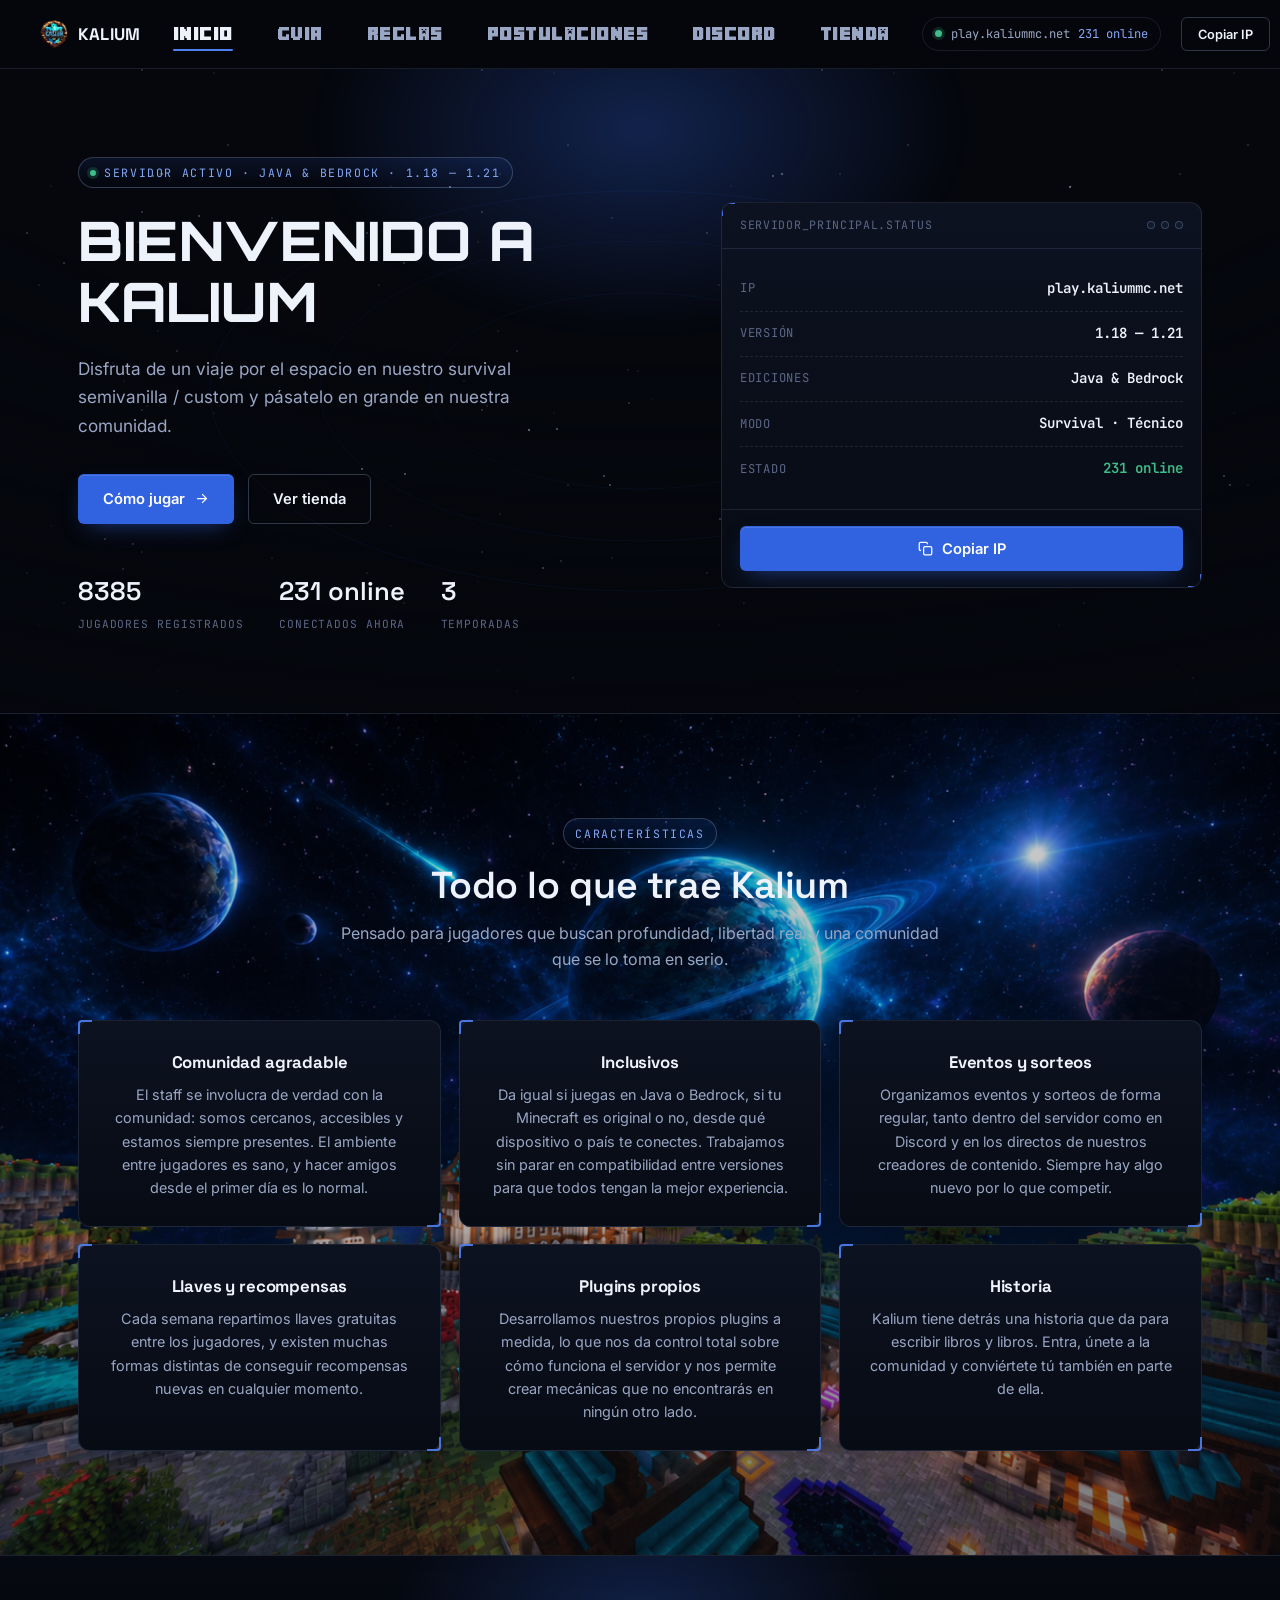
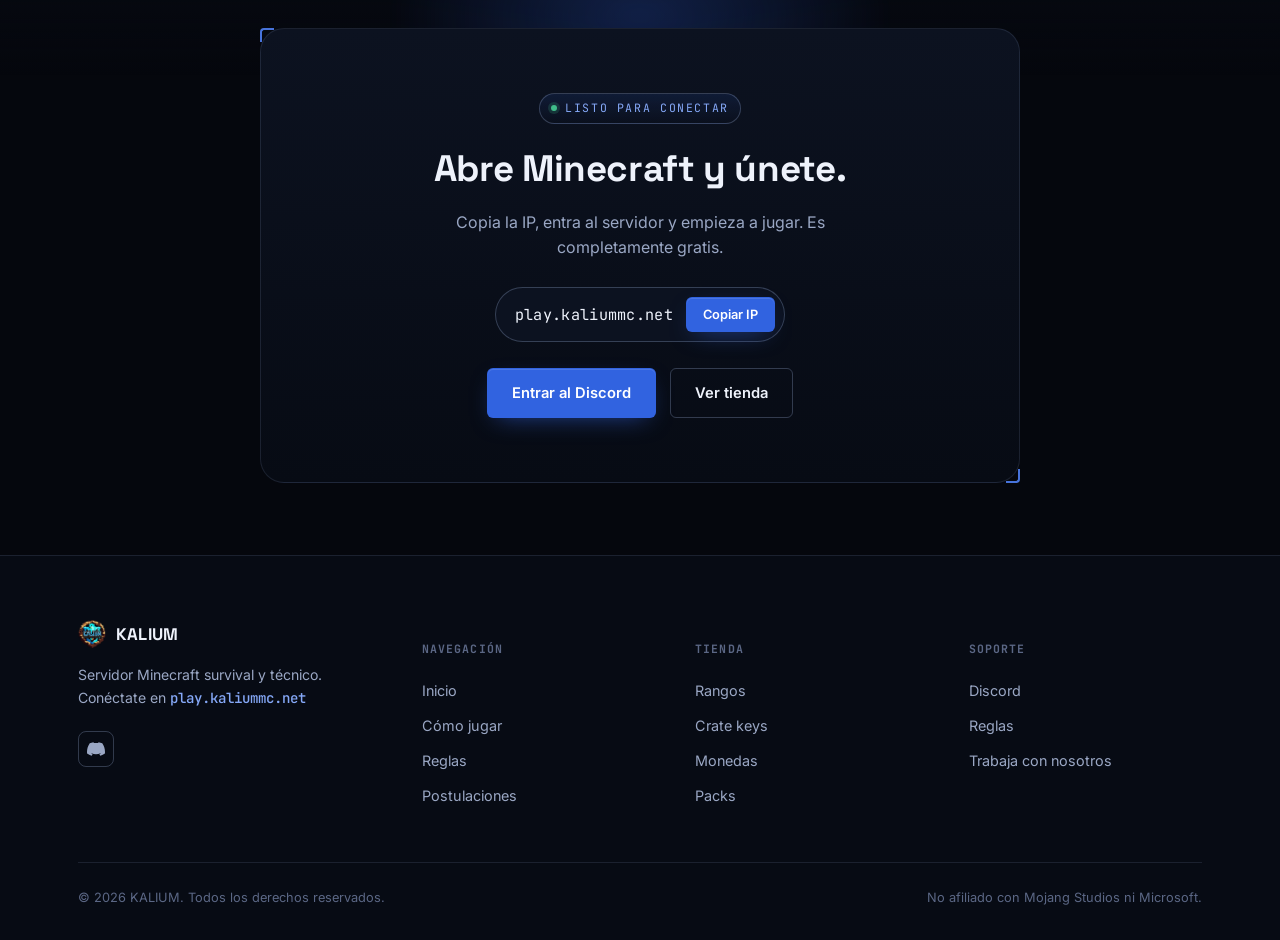
<file: index.html>
<!DOCTYPE html>
<html lang="es">
<head>
<meta charset="UTF-8" />
<meta name="viewport" content="width=device-width, initial-scale=1.0" />
<title>KALIUM — Servidor Minecraft Survival · Técnico</title>
<meta name="description" content="Kalium es un servidor Minecraft survival y técnico. Sin restricciones absurdas. Conéctate en play.kaliummc.net" />
<link rel="preconnect" href="https://fonts.googleapis.com" />
<link rel="preconnect" href="https://fonts.gstatic.com" crossorigin />
<link href="https://fonts.googleapis.com/css2?family=Space+Grotesk:wght@500;600;700&family=Inter:wght@400;500;600;700&family=JetBrains+Mono:wght@400;500;600&family=Orbitron:wght@700;800;900&display=swap" rel="stylesheet" />
<link rel="stylesheet" href="assets/styles.css" />
</head>
<body>

<div class="starfield"><div class="layer-1"></div><div class="layer-2"></div><div class="vignette"></div></div>

<nav id="navbar">
  <div class="nav-inner">
    <a href="index.html" class="nav-logo">
      <img src="assets/img/logo.png" alt="Kalium" width="28" height="28">
      <span>KALIUM</span>
    </a>
    <ul class="nav-links">
      <li><a href="index.html" class="active">Inicio</a></li>
      <li><a href="comojugar.html">GUIA</a></li>
      <li><a href="reglas.html">Reglas</a></li>
      <li><a href="postulaciones.html">Postulaciones</a></li>
      <li><a href="https://discord.kaliummc.net" target="_blank" rel="noopener">Discord</a></li>
      <li><a href="tienda.html">Tienda</a></li>
    </ul>
    <div class="nav-right">
      <div class="server-status">
        <span class="status-dot"></span>
        <span class="mono">play.kaliummc.net</span>
        <span class="status-players" data-online>— online</span>
      </div>
      <button class="btn btn-outline btn-sm" onclick="copyIP('play.kaliummc.net')">Copiar IP</button>
    </div>
    <button class="nav-toggle" id="nav-toggle" aria-label="Abrir menú">
      <span></span><span></span><span></span>
    </button>
  </div>
</nav>
<div class="mobile-menu" id="mobile-menu">
  <ul>
    <li><a href="index.html">Inicio</a></li>
    <li><a href="comojugar.html">GUIA</a></li>
    <li><a href="reglas.html">Reglas</a></li>
    <li><a href="postulaciones.html">Postulaciones</a></li>
    <li><a href="https://discord.kaliummc.net" target="_blank" rel="noopener">Discord</a></li>
    <li><a href="tienda.html">Tienda</a></li>
  </ul>
  <div class="mobile-server">
    <span class="status-dot"></span>
    <span>play.kaliummc.net</span>
    <span data-online>— online</span>
  </div>
</div>

<!-- HERO -->
<section class="hero">
  <div class="hero-glow"></div>
  <svg class="hero-orbit" width="900" height="900" viewBox="0 0 900 900" fill="none">
    <ellipse cx="450" cy="450" rx="430" ry="200" stroke="#3163e0" stroke-opacity="0.16" stroke-width="1"/>
    <ellipse cx="450" cy="450" rx="320" ry="150" stroke="#3163e0" stroke-opacity="0.14" stroke-width="1"/>
    <ellipse cx="450" cy="450" rx="210" ry="98" stroke="#3163e0" stroke-opacity="0.13" stroke-width="1"/>
  </svg>
  <div class="container hero-grid">
    <div>
      <div class="hero-kicker">
        <span class="eyebrow"><span class="dot"></span>Servidor activo · Java &amp; Bedrock · 1.18 — 1.21</span>
      </div>
      <h1>BIENVENIDO A KALIUM</h1>
      <p class="hero-sub">Disfruta de un viaje por el espacio en nuestro survival semivanilla / custom y pásatelo en grande en nuestra comunidad.</p>
      <div class="hero-ctas">
        <a href="comojugar.html" class="btn btn-primary">
          Cómo jugar
          <svg viewBox="0 0 24 24" fill="none" stroke="currentColor" stroke-width="2"><path d="M5 12h14M13 5l7 7-7 7"/></svg>
        </a>
        <a href="tienda.html" class="btn btn-outline">Ver tienda</a>
      </div>
      <div class="hero-meta">
        <div>
          <div class="m-num" data-count="12847">0</div>
          <div class="m-label">Jugadores registrados</div>
        </div>
        <div>
          <div class="m-num" data-online>—</div>
          <div class="m-label">Conectados ahora</div>
        </div>
        <div>
          <div class="m-num" data-count="3">0</div>
          <div class="m-label">Temporadas</div>
        </div>
      </div>
    </div>

    <div class="frame telemetry">
      <div class="telemetry-head">
        <span>SERVIDOR_PRINCIPAL.STATUS</span>
        <div class="telemetry-dots"><span></span><span></span><span></span></div>
      </div>
      <div class="telemetry-body">
        <div class="tel-row"><span>IP</span><strong>play.kaliummc.net</strong></div>
        <div class="tel-row"><span>Versión</span><strong>1.18 — 1.21</strong></div>
        <div class="tel-row"><span>Ediciones</span><strong>Java &amp; Bedrock</strong></div>
        <div class="tel-row"><span>Modo</span><strong>Survival · Técnico</strong></div>
        <div class="tel-row"><span>Estado</span><strong class="online" data-online>—</strong></div>
      </div>
      <div class="telemetry-foot">
        <button class="btn btn-primary btn-block" onclick="copyIP('play.kaliummc.net')">
          <svg viewBox="0 0 24 24" fill="none" stroke="currentColor" stroke-width="2"><rect x="9" y="9" width="13" height="13" rx="2"/><path d="M5 15H4a2 2 0 0 1-2-2V4a2 2 0 0 1 2-2h9a2 2 0 0 1 2 2v1"/></svg>
          Copiar IP
        </button>
      </div>
    </div>
  </div>
</section>

<!-- CARACTERÍSTICAS -->
<section class="section section-alt" id="caracteristicas">
  <div class="container">
    <div class="section-head center" style="max-width:620px;">
      <span class="eyebrow">Características</span>
      <h2 class="section-title">Todo lo que trae Kalium</h2>
      <p class="section-sub">Pensado para jugadores que buscan profundidad, libertad real y una comunidad que se lo toma en serio.</p>
    </div>
    <div class="grid-3">

      <div class="frame card card-notile">
        <h3>Comunidad agradable</h3>
        <p>El staff se involucra de verdad con la comunidad: somos cercanos, accesibles y estamos siempre presentes. El ambiente entre jugadores es sano, y hacer amigos desde el primer día es lo normal.</p>
      </div>

      <div class="frame card card-notile">
        <h3>Inclusivos</h3>
        <p>Da igual si juegas en Java o Bedrock, si tu Minecraft es original o no, desde qué dispositivo o país te conectes. Trabajamos sin parar en compatibilidad entre versiones para que todos tengan la mejor experiencia.</p>
      </div>

      <div class="frame card card-notile">
        <h3>Eventos y sorteos</h3>
        <p>Organizamos eventos y sorteos de forma regular, tanto dentro del servidor como en Discord y en los directos de nuestros creadores de contenido. Siempre hay algo nuevo por lo que competir.</p>
      </div>

      <div class="frame card card-notile">
        <h3>Llaves y recompensas</h3>
        <p>Cada semana repartimos llaves gratuitas entre los jugadores, y existen muchas formas distintas de conseguir recompensas nuevas en cualquier momento.</p>
      </div>

      <div class="frame card card-notile">
        <h3>Plugins propios</h3>
        <p>Desarrollamos nuestros propios plugins a medida, lo que nos da control total sobre cómo funciona el servidor y nos permite crear mecánicas que no encontrarás en ningún otro lado.</p>
      </div>

      <div class="frame card card-notile">
        <h3>Historia</h3>
        <p>Kalium tiene detrás una historia que da para escribir libros y libros. Entra, únete a la comunidad y conviértete tú también en parte de ella.</p>
      </div>

    </div>
  </div>
</section>

<!-- CTA -->
<section class="section cta-band">
  <div class="hero-glow"></div>
  <div class="container cta-band-inner frame" style="max-width:760px; border-radius:24px;">
    <span class="eyebrow"><span class="dot"></span>Listo para conectar</span>
    <h2 style="margin-top:1rem;">Abre Minecraft y únete.</h2>
    <p>Copia la IP, entra al servidor y empieza a jugar. Es completamente gratis.</p>
    <div class="cta-ip">
      <span class="mono">play.kaliummc.net</span>
      <button class="btn btn-primary btn-sm" onclick="copyIP('play.kaliummc.net')">Copiar IP</button>
    </div>
    <div class="cta-btns">
      <a href="https://discord.kaliummc.net" class="btn btn-primary" target="_blank" rel="noopener">Entrar al Discord</a>
      <a href="tienda.html" class="btn btn-outline">Ver tienda</a>
    </div>
  </div>
</section>

<footer id="footer">
  <div class="container">
    <div class="footer-top">
      <div class="footer-brand">
        <a href="index.html" class="nav-logo"><img src="assets/img/logo.png" alt="Kalium" width="28" height="28"><span>KALIUM</span></a>
        <p>Servidor Minecraft survival y técnico. Conéctate en <strong>play.kaliummc.net</strong></p>
        <div class="footer-social">
          <a href="https://discord.kaliummc.net" class="social-btn" title="Discord" target="_blank" rel="noopener">
            <svg width="18" height="18" viewBox="0 0 24 24" fill="currentColor"><path d="M20.317 4.37a19.791 19.791 0 0 0-4.885-1.515.074.074 0 0 0-.079.037c-.21.375-.444.864-.608 1.25a18.27 18.27 0 0 0-5.487 0 12.64 12.64 0 0 0-.617-1.25.077.077 0 0 0-.079-.037A19.736 19.736 0 0 0 3.677 4.37a.07.07 0 0 0-.032.027C.533 9.046-.32 13.58.099 18.057.1 18.08.112 18.1.13 18.11a19.9 19.9 0 0 0 5.993 3.03.078.078 0 0 0 .084-.028c.462-.63.874-1.295 1.226-1.994a.076.076 0 0 0-.041-.106 13.107 13.107 0 0 1-1.872-.892.077.077 0 0 1-.008-.128 10.2 10.2 0 0 0 .372-.292.074.074 0 0 1 .077-.01c3.928 1.793 8.18 1.793 12.062 0a.074.074 0 0 1 .078.01c.12.098.246.198.373.292a.077.077 0 0 1-.006.127 12.299 12.299 0 0 1-1.873.892.077.077 0 0 0-.041.107c.36.698.772 1.362 1.225 1.993a.076.076 0 0 0 .084.028 19.839 19.839 0 0 0 6.002-3.03.077.077 0 0 0 .032-.054c.5-5.177-.838-9.674-3.549-13.66a.061.061 0 0 0-.031-.03z"/></svg>
          </a>
        </div>
      </div>
      <div class="footer-col">
        <h5>Navegación</h5>
        <a href="index.html">Inicio</a>
        <a href="comojugar.html">Cómo jugar</a>
        <a href="reglas.html">Reglas</a>
        <a href="postulaciones.html">Postulaciones</a>
      </div>
      <div class="footer-col">
        <h5>Tienda</h5>
        <a href="tienda.html">Rangos</a>
        <a href="tienda.html">Crate keys</a>
        <a href="tienda.html">Monedas</a>
        <a href="tienda.html">Packs</a>
      </div>
      <div class="footer-col">
        <h5>Soporte</h5>
        <a href="https://discord.kaliummc.net" target="_blank" rel="noopener">Discord</a>
        <a href="reglas.html">Reglas</a>
        <a href="postulaciones.html">Trabaja con nosotros</a>
      </div>
    </div>
    <div class="footer-bottom">
      <p>© 2026 KALIUM. Todos los derechos reservados.</p>
      <p>No afiliado con Mojang Studios ni Microsoft.</p>
    </div>
  </div>
</footer>

<div id="toast"><svg viewBox="0 0 24 24" fill="none" stroke="currentColor" stroke-width="2"><path d="M20 6 9 17l-5-5"/></svg><span></span></div>

<script src="assets/main.js"></script>
</body>
</html>
</file>
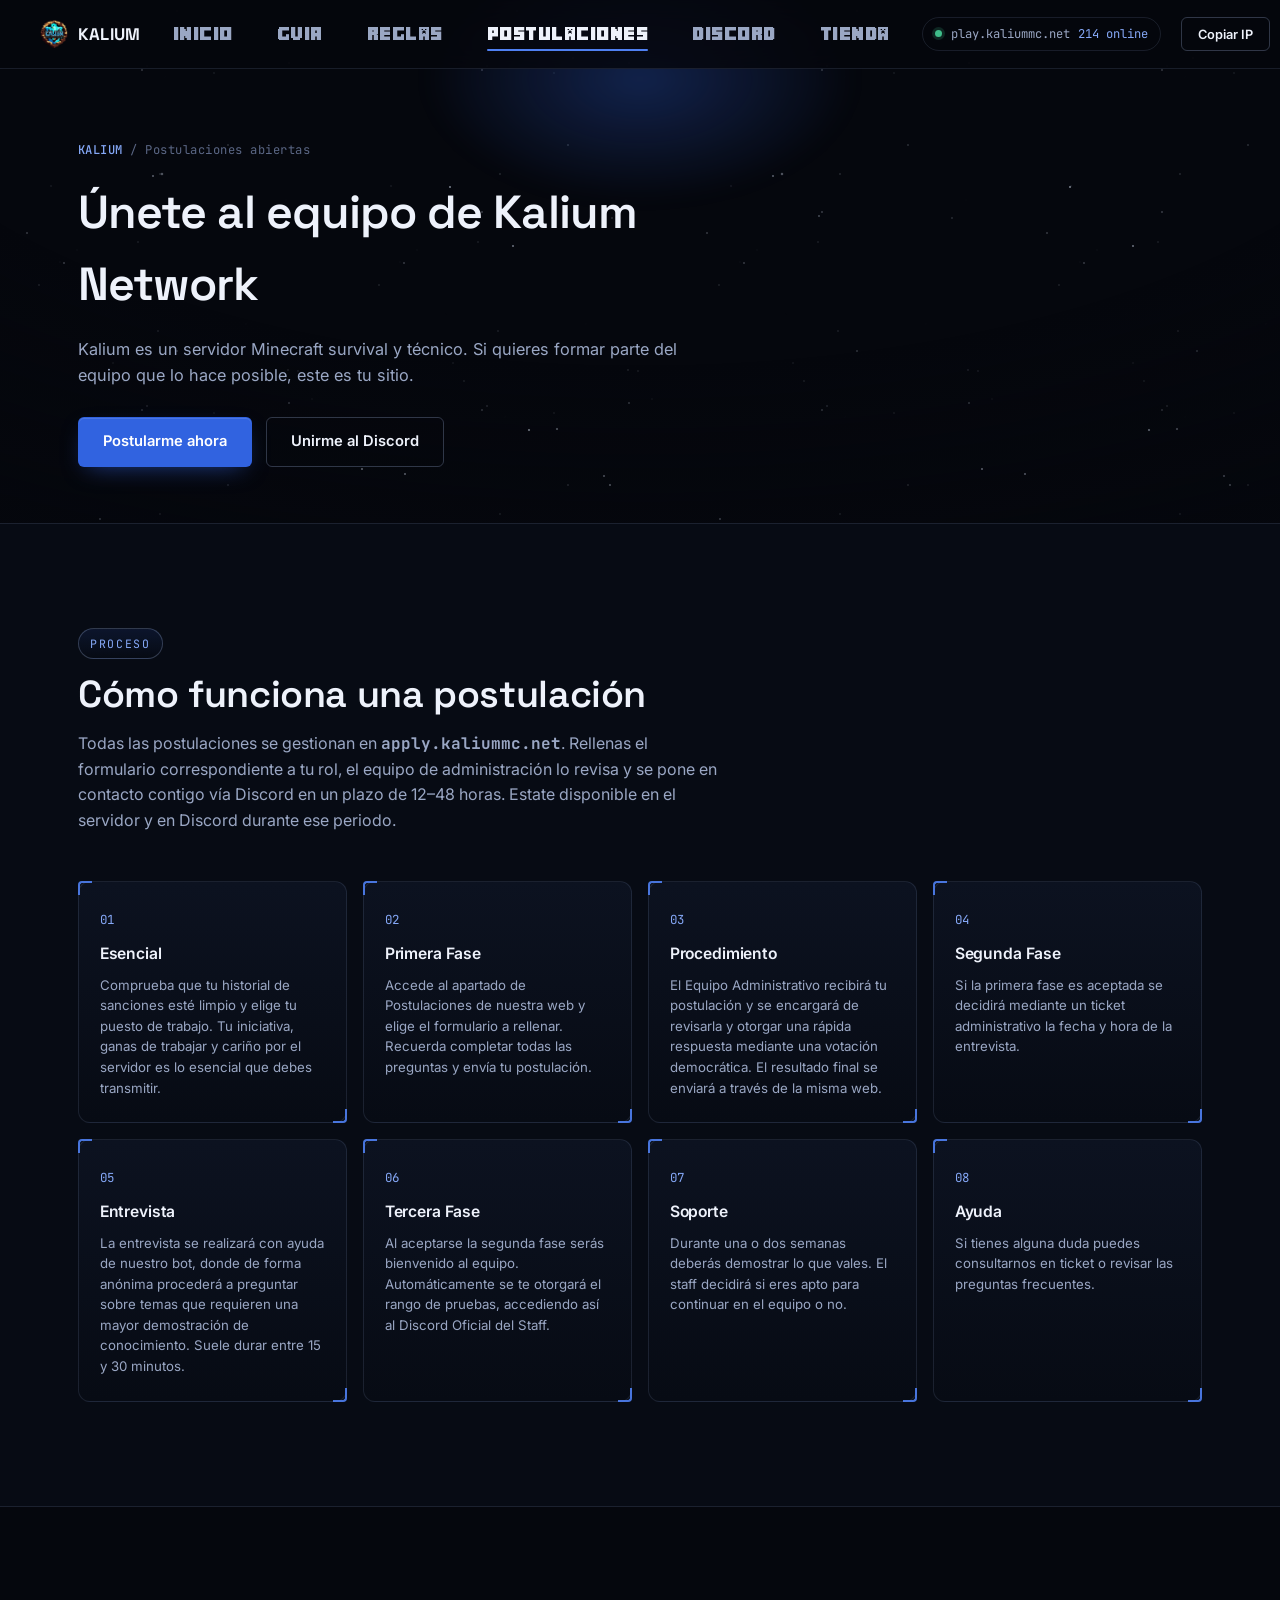
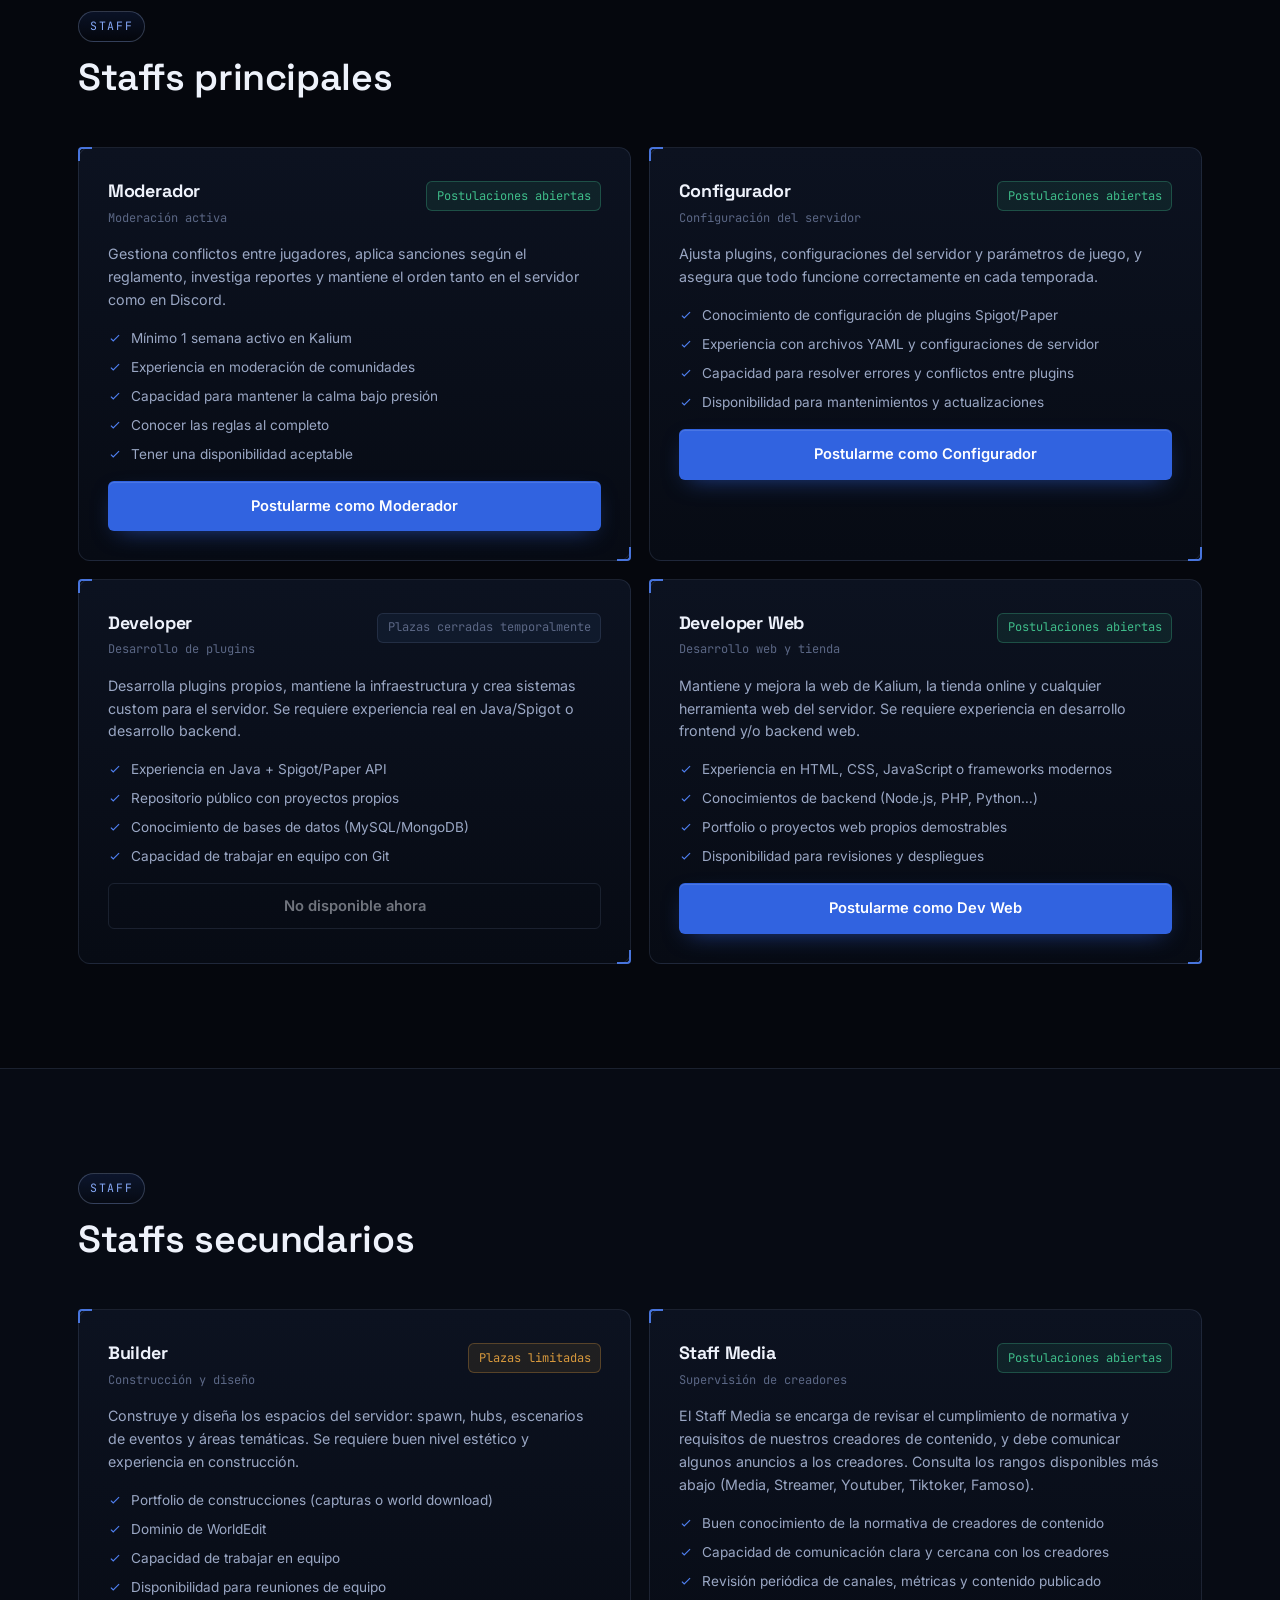
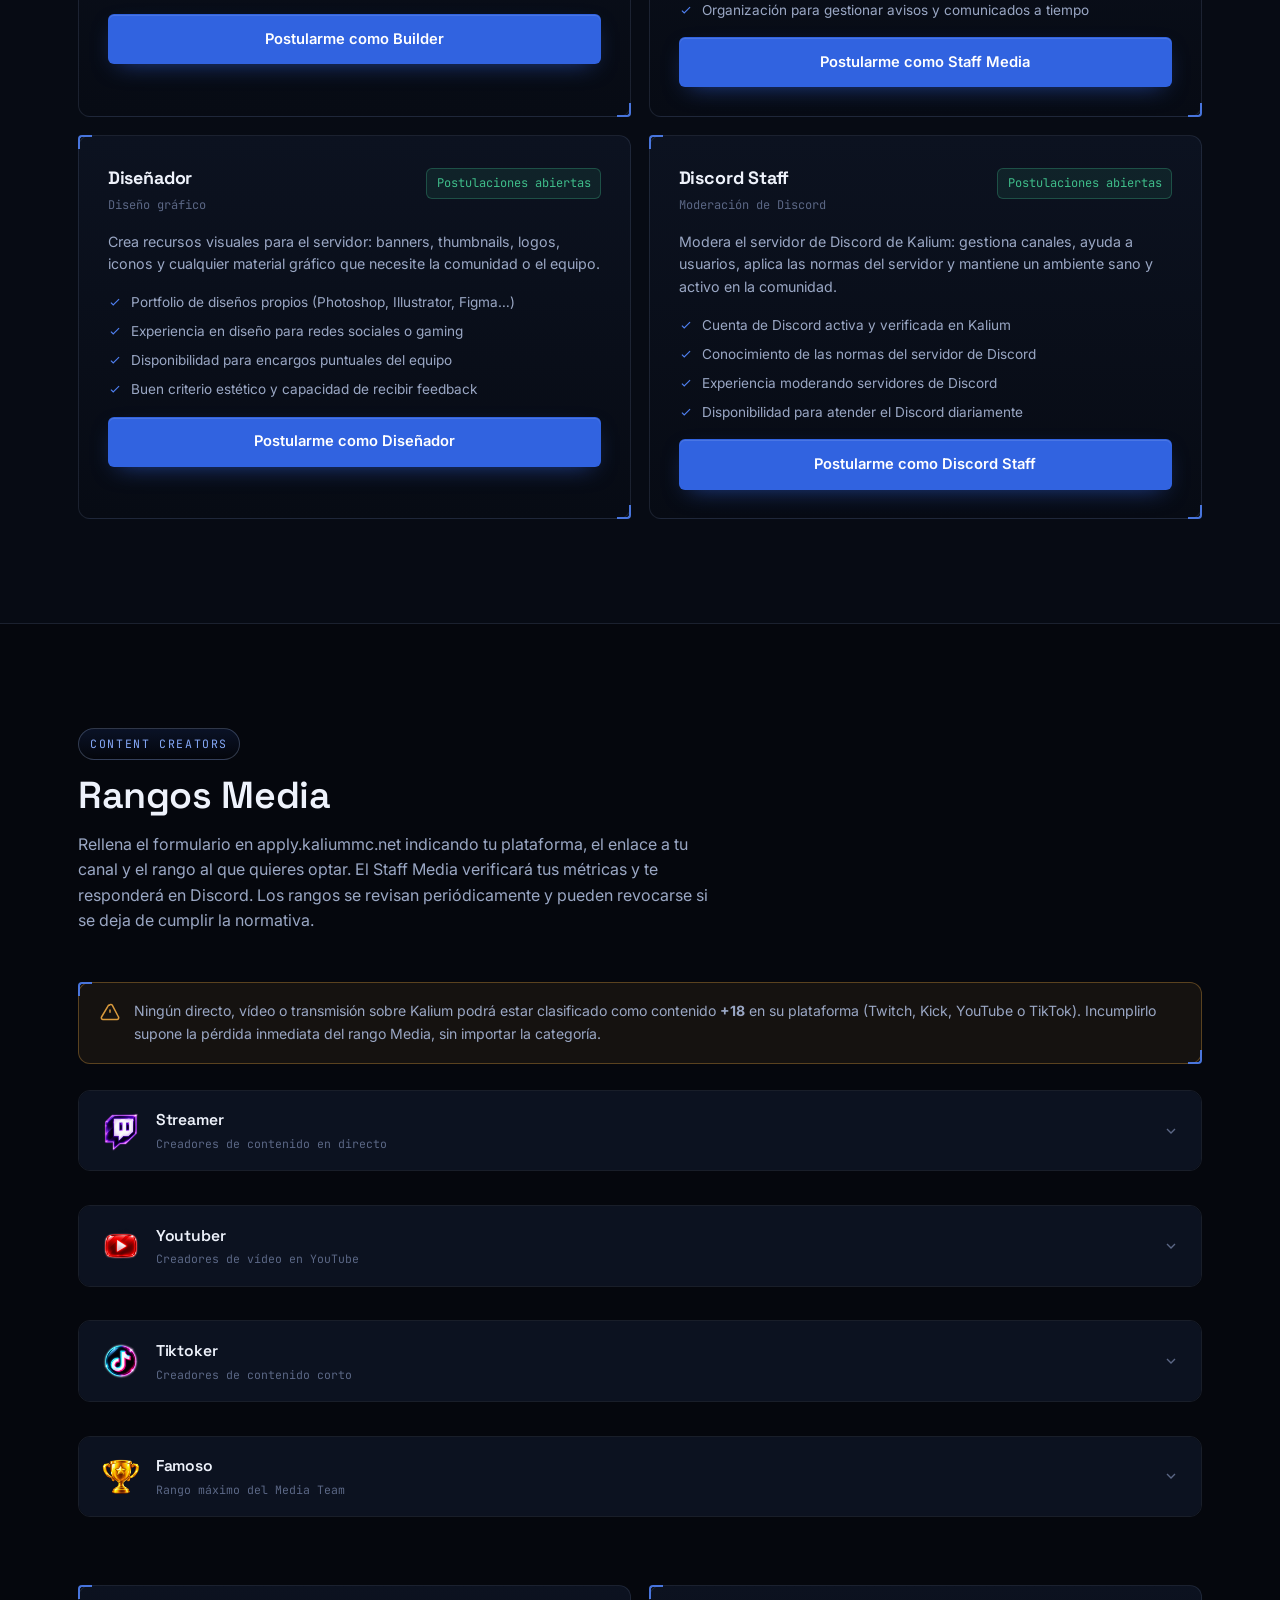
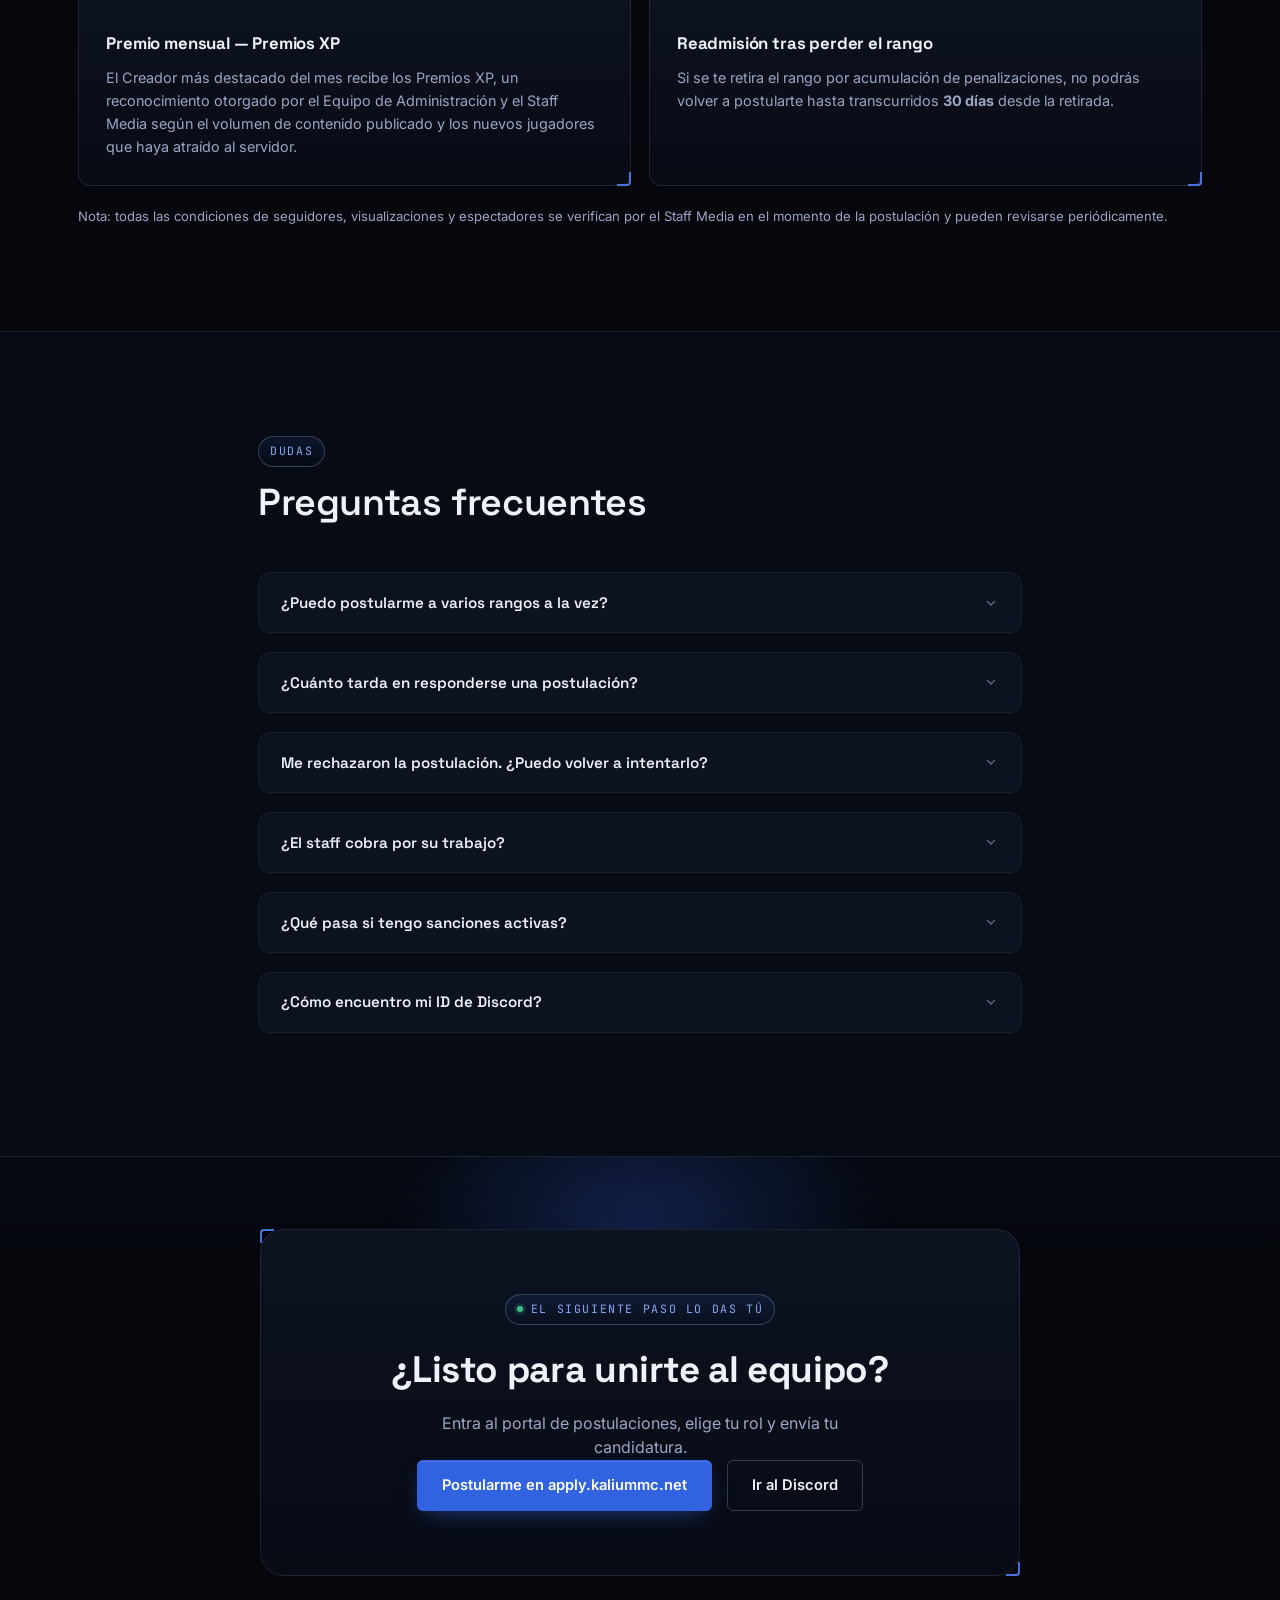
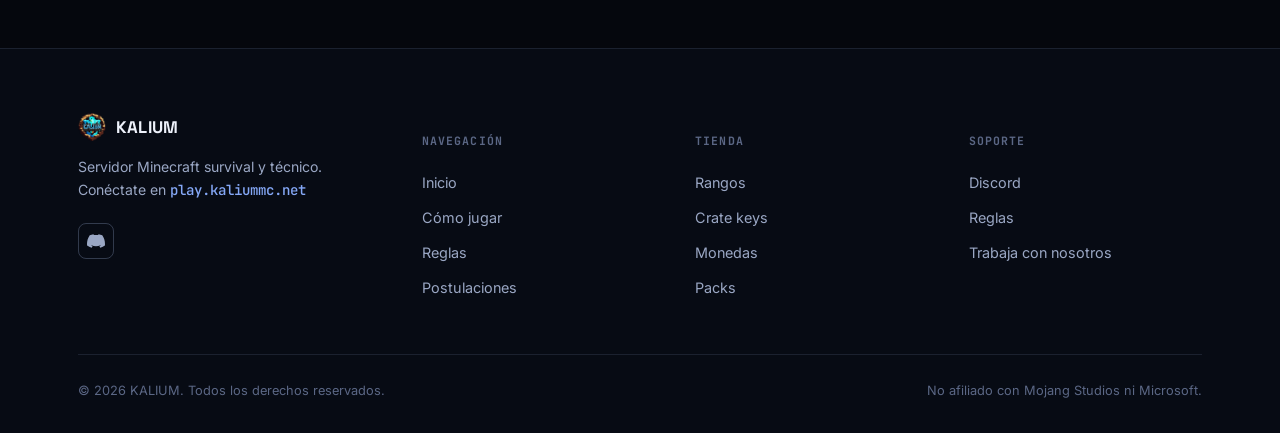
<file: postulaciones.html>
<!DOCTYPE html>
<html lang="es">
<head>
<meta charset="UTF-8" />
<meta name="viewport" content="width=device-width, initial-scale=1.0" />
<title>Postulaciones — KALIUM Network</title>
<meta name="description" content="Únete al equipo de Kalium Network. Consulta los roles de staff disponibles, el proceso de selección y los rangos de creador de contenido." />
<link rel="preconnect" href="https://fonts.googleapis.com" />
<link rel="preconnect" href="https://fonts.gstatic.com" crossorigin />
<link href="https://fonts.googleapis.com/css2?family=Space+Grotesk:wght@500;600;700&family=Inter:wght@400;500;600;700&family=JetBrains+Mono:wght@400;500;600&display=swap" rel="stylesheet" />
<link rel="stylesheet" href="assets/styles.css" />
</head>
<body>

<div class="starfield"><div class="layer-1"></div><div class="layer-2"></div><div class="vignette"></div></div>

<nav id="navbar">
  <div class="nav-inner">
    <a href="index.html" class="nav-logo"><img src="assets/img/logo.png" alt="Kalium" width="28" height="28"><span>KALIUM</span></a>
    <ul class="nav-links">
      <li><a href="index.html">Inicio</a></li>
      <li><a href="comojugar.html">GUIA</a></li>
      <li><a href="reglas.html">Reglas</a></li>
      <li><a href="postulaciones.html" class="active">Postulaciones</a></li>
      <li><a href="https://discord.kaliummc.net" target="_blank" rel="noopener">Discord</a></li>
      <li><a href="tienda.html">Tienda</a></li>
    </ul>
    <div class="nav-right">
      <div class="server-status">
        <span class="status-dot"></span>
        <span class="mono">play.kaliummc.net</span>
        <span class="status-players" data-online>— online</span>
      </div>
      <button class="btn btn-outline btn-sm" onclick="copyIP('play.kaliummc.net')">Copiar IP</button>
    </div>
    <button class="nav-toggle" id="nav-toggle" aria-label="Abrir menú"><span></span><span></span><span></span></button>
  </div>
</nav>
<div class="mobile-menu" id="mobile-menu">
  <ul>
    <li><a href="index.html">Inicio</a></li>
    <li><a href="comojugar.html">GUIA</a></li>
    <li><a href="reglas.html">Reglas</a></li>
    <li><a href="postulaciones.html">Postulaciones</a></li>
    <li><a href="https://discord.kaliummc.net" target="_blank" rel="noopener">Discord</a></li>
    <li><a href="tienda.html">Tienda</a></li>
  </ul>
  <div class="mobile-server"><span class="status-dot"></span><span>play.kaliummc.net</span><span data-online>— online</span></div>
</div>

<header class="page-header">
  <div class="hero-glow" style="width:600px;height:340px;top:-160px;"></div>
  <div class="container">
    <div class="breadcrumb"><b>KALIUM</b> / Postulaciones abiertas</div>
    <h1>Únete al equipo de Kalium Network</h1>
    <p>Kalium es un servidor Minecraft survival y técnico. Si quieres formar parte del equipo que lo hace posible, este es tu sitio.</p>
    <div class="hero-ctas" style="margin-top:1.8rem;">
      <a href="https://apply.kaliummc.net" class="btn btn-primary" target="_blank" rel="noopener">Postularme ahora</a>
      <a href="https://discord.kaliummc.net" class="btn btn-outline" target="_blank" rel="noopener">Unirme al Discord</a>
    </div>
  </div>
</header>

<!-- PROCESO -->
<section class="section section-alt">
  <div class="container">
    <div class="section-head">
      <span class="eyebrow">Proceso</span>
      <h2 class="section-title">Cómo funciona una postulación</h2>
      <p class="section-sub">Todas las postulaciones se gestionan en <strong class="mono">apply.kaliummc.net</strong>. Rellenas el formulario correspondiente a tu rol, el equipo de administración lo revisa y se pone en contacto contigo vía Discord en un plazo de 12–48 horas. Estate disponible en el servidor y en Discord durante ese periodo.</p>
    </div>
    <div class="steps steps-7">
      <div class="frame step">
        <span class="step-num">01</span>
        <h4>Esencial</h4>
        <p>Comprueba que tu historial de sanciones esté limpio y elige tu puesto de trabajo. Tu iniciativa, ganas de trabajar y cariño por el servidor es lo esencial que debes transmitir.</p>
      </div>
      <div class="frame step">
        <span class="step-num">02</span>
        <h4>Primera Fase</h4>
        <p>Accede al apartado de Postulaciones de nuestra web y elige el formulario a rellenar. Recuerda completar todas las preguntas y envía tu postulación.</p>
      </div>
      <div class="frame step">
        <span class="step-num">03</span>
        <h4>Procedimiento</h4>
        <p>El Equipo Administrativo recibirá tu postulación y se encargará de revisarla y otorgar una rápida respuesta mediante una votación democrática. El resultado final se enviará a través de la misma web.</p>
      </div>
      <div class="frame step">
        <span class="step-num">04</span>
        <h4>Segunda Fase</h4>
        <p>Si la primera fase es aceptada se decidirá mediante un ticket administrativo la fecha y hora de la entrevista.</p>
      </div>
      <div class="frame step">
        <span class="step-num">05</span>
        <h4>Entrevista</h4>
        <p>La entrevista se realizará con ayuda de nuestro bot, donde de forma anónima procederá a preguntar sobre temas que requieren una mayor demostración de conocimiento. Suele durar entre 15 y 30 minutos.</p>
      </div>
      <div class="frame step">
        <span class="step-num">06</span>
        <h4>Tercera Fase</h4>
        <p>Al aceptarse la segunda fase serás bienvenido al equipo. Automáticamente se te otorgará el rango de pruebas, accediendo así al Discord Oficial del Staff.</p>
      </div>
      <div class="frame step">
        <span class="step-num">07</span>
        <h4>Soporte</h4>
        <p>Durante una o dos semanas deberás demostrar lo que vales. El staff decidirá si eres apto para continuar en el equipo o no.</p>
      </div>
      <div class="frame step">
        <span class="step-num">08</span>
        <h4>Ayuda</h4>
        <p>Si tienes alguna duda puedes consultarnos en ticket o revisar las preguntas frecuentes.</p>
      </div>
    </div>
  </div>
</section>

<!-- ROLES PRINCIPALES -->
<section class="section">
  <div class="container">
    <div class="section-head">
      <span class="eyebrow">Staff</span>
      <h2 class="section-title">Staffs principales</h2>
    </div>
    <div class="grid-2">

      <div class="frame role-card">
        <div class="role-top">
          <div><h3>Moderador</h3><span>Moderación activa</span></div>
          <span class="role-status open">Postulaciones abiertas</span>
        </div>
        <p class="role-desc">Gestiona conflictos entre jugadores, aplica sanciones según el reglamento, investiga reportes y mantiene el orden tanto en el servidor como en Discord.</p>
        <ul class="req-list">
          <li><svg viewBox="0 0 24 24" fill="none" stroke="currentColor" stroke-width="2"><path d="m5 13 4 4L19 7"/></svg>Mínimo 1 semana activo en Kalium</li>
          <li><svg viewBox="0 0 24 24" fill="none" stroke="currentColor" stroke-width="2"><path d="m5 13 4 4L19 7"/></svg>Experiencia en moderación de comunidades</li>
          <li><svg viewBox="0 0 24 24" fill="none" stroke="currentColor" stroke-width="2"><path d="m5 13 4 4L19 7"/></svg>Capacidad para mantener la calma bajo presión</li>
          <li><svg viewBox="0 0 24 24" fill="none" stroke="currentColor" stroke-width="2"><path d="m5 13 4 4L19 7"/></svg>Conocer las reglas al completo</li>
          <li><svg viewBox="0 0 24 24" fill="none" stroke="currentColor" stroke-width="2"><path d="m5 13 4 4L19 7"/></svg>Tener una disponibilidad aceptable</li>
        </ul>
        <a href="https://apply.kaliummc.net" class="btn btn-primary btn-block" target="_blank" rel="noopener">Postularme como Moderador</a>
      </div>

      <div class="frame role-card">
        <div class="role-top">
          <div><h3>Configurador</h3><span>Configuración del servidor</span></div>
          <span class="role-status open">Postulaciones abiertas</span>
        </div>
        <p class="role-desc">Ajusta plugins, configuraciones del servidor y parámetros de juego, y asegura que todo funcione correctamente en cada temporada.</p>
        <ul class="req-list">
          <li><svg viewBox="0 0 24 24" fill="none" stroke="currentColor" stroke-width="2"><path d="m5 13 4 4L19 7"/></svg>Conocimiento de configuración de plugins Spigot/Paper</li>
          <li><svg viewBox="0 0 24 24" fill="none" stroke="currentColor" stroke-width="2"><path d="m5 13 4 4L19 7"/></svg>Experiencia con archivos YAML y configuraciones de servidor</li>
          <li><svg viewBox="0 0 24 24" fill="none" stroke="currentColor" stroke-width="2"><path d="m5 13 4 4L19 7"/></svg>Capacidad para resolver errores y conflictos entre plugins</li>
          <li><svg viewBox="0 0 24 24" fill="none" stroke="currentColor" stroke-width="2"><path d="m5 13 4 4L19 7"/></svg>Disponibilidad para mantenimientos y actualizaciones</li>
        </ul>
        <a href="https://apply.kaliummc.net" class="btn btn-primary btn-block" target="_blank" rel="noopener">Postularme como Configurador</a>
      </div>

      <div class="frame role-card">
        <div class="role-top">
          <div><h3>Developer</h3><span>Desarrollo de plugins</span></div>
          <span class="role-status closed">Plazas cerradas temporalmente</span>
        </div>
        <p class="role-desc">Desarrolla plugins propios, mantiene la infraestructura y crea sistemas custom para el servidor. Se requiere experiencia real en Java/Spigot o desarrollo backend.</p>
        <ul class="req-list">
          <li><svg viewBox="0 0 24 24" fill="none" stroke="currentColor" stroke-width="2"><path d="m5 13 4 4L19 7"/></svg>Experiencia en Java + Spigot/Paper API</li>
          <li><svg viewBox="0 0 24 24" fill="none" stroke="currentColor" stroke-width="2"><path d="m5 13 4 4L19 7"/></svg>Repositorio público con proyectos propios</li>
          <li><svg viewBox="0 0 24 24" fill="none" stroke="currentColor" stroke-width="2"><path d="m5 13 4 4L19 7"/></svg>Conocimiento de bases de datos (MySQL/MongoDB)</li>
          <li><svg viewBox="0 0 24 24" fill="none" stroke="currentColor" stroke-width="2"><path d="m5 13 4 4L19 7"/></svg>Capacidad de trabajar en equipo con Git</li>
        </ul>
        <button class="btn btn-outline btn-block" disabled>No disponible ahora</button>
      </div>

      <div class="frame role-card">
        <div class="role-top">
          <div><h3>Developer Web</h3><span>Desarrollo web y tienda</span></div>
          <span class="role-status open">Postulaciones abiertas</span>
        </div>
        <p class="role-desc">Mantiene y mejora la web de Kalium, la tienda online y cualquier herramienta web del servidor. Se requiere experiencia en desarrollo frontend y/o backend web.</p>
        <ul class="req-list">
          <li><svg viewBox="0 0 24 24" fill="none" stroke="currentColor" stroke-width="2"><path d="m5 13 4 4L19 7"/></svg>Experiencia en HTML, CSS, JavaScript o frameworks modernos</li>
          <li><svg viewBox="0 0 24 24" fill="none" stroke="currentColor" stroke-width="2"><path d="m5 13 4 4L19 7"/></svg>Conocimientos de backend (Node.js, PHP, Python…)</li>
          <li><svg viewBox="0 0 24 24" fill="none" stroke="currentColor" stroke-width="2"><path d="m5 13 4 4L19 7"/></svg>Portfolio o proyectos web propios demostrables</li>
          <li><svg viewBox="0 0 24 24" fill="none" stroke="currentColor" stroke-width="2"><path d="m5 13 4 4L19 7"/></svg>Disponibilidad para revisiones y despliegues</li>
        </ul>
        <a href="https://apply.kaliummc.net" class="btn btn-primary btn-block" target="_blank" rel="noopener">Postularme como Dev Web</a>
      </div>

    </div>
  </div>
</section>

<!-- ROLES SECUNDARIOS -->
<section class="section section-alt">
  <div class="container">
    <div class="section-head">
      <span class="eyebrow">Staff</span>
      <h2 class="section-title">Staffs secundarios</h2>
    </div>
    <div class="grid-2">

      <div class="frame role-card">
        <div class="role-top">
          <div><h3>Builder</h3><span>Construcción y diseño</span></div>
          <span class="role-status limited">Plazas limitadas</span>
        </div>
        <p class="role-desc">Construye y diseña los espacios del servidor: spawn, hubs, escenarios de eventos y áreas temáticas. Se requiere buen nivel estético y experiencia en construcción.</p>
        <ul class="req-list">
          <li><svg viewBox="0 0 24 24" fill="none" stroke="currentColor" stroke-width="2"><path d="m5 13 4 4L19 7"/></svg>Portfolio de construcciones (capturas o world download)</li>
          <li><svg viewBox="0 0 24 24" fill="none" stroke="currentColor" stroke-width="2"><path d="m5 13 4 4L19 7"/></svg>Dominio de WorldEdit</li>
          <li><svg viewBox="0 0 24 24" fill="none" stroke="currentColor" stroke-width="2"><path d="m5 13 4 4L19 7"/></svg>Capacidad de trabajar en equipo</li>
          <li><svg viewBox="0 0 24 24" fill="none" stroke="currentColor" stroke-width="2"><path d="m5 13 4 4L19 7"/></svg>Disponibilidad para reuniones de equipo</li>
        </ul>
        <a href="https://apply.kaliummc.net" class="btn btn-primary btn-block" target="_blank" rel="noopener">Postularme como Builder</a>
      </div>

      <div class="frame role-card">
        <div class="role-top">
          <div><h3>Staff Media</h3><span>Supervisión de creadores</span></div>
          <span class="role-status open">Postulaciones abiertas</span>
        </div>
        <p class="role-desc">El Staff Media se encarga de revisar el cumplimiento de normativa y requisitos de nuestros creadores de contenido, y debe comunicar algunos anuncios a los creadores. Consulta los rangos disponibles más abajo (Media, Streamer, Youtuber, Tiktoker, Famoso).</p>
        <ul class="req-list">
          <li><svg viewBox="0 0 24 24" fill="none" stroke="currentColor" stroke-width="2"><path d="m5 13 4 4L19 7"/></svg>Buen conocimiento de la normativa de creadores de contenido</li>
          <li><svg viewBox="0 0 24 24" fill="none" stroke="currentColor" stroke-width="2"><path d="m5 13 4 4L19 7"/></svg>Capacidad de comunicación clara y cercana con los creadores</li>
          <li><svg viewBox="0 0 24 24" fill="none" stroke="currentColor" stroke-width="2"><path d="m5 13 4 4L19 7"/></svg>Revisión periódica de canales, métricas y contenido publicado</li>
          <li><svg viewBox="0 0 24 24" fill="none" stroke="currentColor" stroke-width="2"><path d="m5 13 4 4L19 7"/></svg>Organización para gestionar avisos y comunicados a tiempo</li>
        </ul>
        <a href="https://apply.kaliummc.net" class="btn btn-primary btn-block" target="_blank" rel="noopener">Postularme como Staff Media</a>
      </div>

      <div class="frame role-card">
        <div class="role-top">
          <div><h3>Diseñador</h3><span>Diseño gráfico</span></div>
          <span class="role-status open">Postulaciones abiertas</span>
        </div>
        <p class="role-desc">Crea recursos visuales para el servidor: banners, thumbnails, logos, iconos y cualquier material gráfico que necesite la comunidad o el equipo.</p>
        <ul class="req-list">
          <li><svg viewBox="0 0 24 24" fill="none" stroke="currentColor" stroke-width="2"><path d="m5 13 4 4L19 7"/></svg>Portfolio de diseños propios (Photoshop, Illustrator, Figma…)</li>
          <li><svg viewBox="0 0 24 24" fill="none" stroke="currentColor" stroke-width="2"><path d="m5 13 4 4L19 7"/></svg>Experiencia en diseño para redes sociales o gaming</li>
          <li><svg viewBox="0 0 24 24" fill="none" stroke="currentColor" stroke-width="2"><path d="m5 13 4 4L19 7"/></svg>Disponibilidad para encargos puntuales del equipo</li>
          <li><svg viewBox="0 0 24 24" fill="none" stroke="currentColor" stroke-width="2"><path d="m5 13 4 4L19 7"/></svg>Buen criterio estético y capacidad de recibir feedback</li>
        </ul>
        <a href="https://apply.kaliummc.net" class="btn btn-primary btn-block" target="_blank" rel="noopener">Postularme como Diseñador</a>
      </div>

      <div class="frame role-card">
        <div class="role-top">
          <div><h3>Discord Staff</h3><span>Moderación de Discord</span></div>
          <span class="role-status open">Postulaciones abiertas</span>
        </div>
        <p class="role-desc">Modera el servidor de Discord de Kalium: gestiona canales, ayuda a usuarios, aplica las normas del servidor y mantiene un ambiente sano y activo en la comunidad.</p>
        <ul class="req-list">
          <li><svg viewBox="0 0 24 24" fill="none" stroke="currentColor" stroke-width="2"><path d="m5 13 4 4L19 7"/></svg>Cuenta de Discord activa y verificada en Kalium</li>
          <li><svg viewBox="0 0 24 24" fill="none" stroke="currentColor" stroke-width="2"><path d="m5 13 4 4L19 7"/></svg>Conocimiento de las normas del servidor de Discord</li>
          <li><svg viewBox="0 0 24 24" fill="none" stroke="currentColor" stroke-width="2"><path d="m5 13 4 4L19 7"/></svg>Experiencia moderando servidores de Discord</li>
          <li><svg viewBox="0 0 24 24" fill="none" stroke="currentColor" stroke-width="2"><path d="m5 13 4 4L19 7"/></svg>Disponibilidad para atender el Discord diariamente</li>
        </ul>
        <a href="https://apply.kaliummc.net" class="btn btn-primary btn-block" target="_blank" rel="noopener">Postularme como Discord Staff</a>
      </div>

    </div>
  </div>
</section>

<!-- RANGOS MEDIA -->
<section class="section">
  <div class="container">
    <div class="section-head">
      <span class="eyebrow">Content creators</span>
      <h2 class="section-title">Rangos Media</h2>
      <p class="section-sub">Rellena el formulario en apply.kaliummc.net indicando tu plataforma, el enlace a tu canal y el rango al que quieres optar. El Staff Media verificará tus métricas y te responderá en Discord. Los rangos se revisan periódicamente y pueden revocarse si se deja de cumplir la normativa.</p>
    </div>

    <div class="frame media-warning">
      <svg viewBox="0 0 24 24" fill="none" stroke="currentColor" stroke-width="1.8"><path d="M12 9v4M12 17h.01M10.29 3.86 1.82 18a2 2 0 0 0 1.71 3h16.94a2 2 0 0 0 1.71-3L14.71 3.86a2 2 0 0 0-3.42 0Z"/></svg>
      <p>Ningún directo, vídeo o transmisión sobre Kalium podrá estar clasificado como contenido <strong>+18</strong> en su plataforma (Twitch, Kick, YouTube o TikTok). Incumplirlo supone la pérdida inmediata del rango Media, sin importar la categoría.</p>
    </div>

    <div class="media-ranks">
      <details class="accordion-group media-rank">
        <summary>
          <span class="media-rank-id media-rank-icon"><img src="assets/img/platforms/twitch.png" alt="Streamer" loading="lazy" onerror="this.parentElement.textContent='S'"></span>
          <span class="media-rank-head"><h4>Streamer</h4><span>Creadores de contenido en directo</span></span>
          <svg class="chev" viewBox="0 0 24 24" fill="none" stroke="currentColor" stroke-width="2"><path d="m6 9 6 6 6-6"/></svg>
        </summary>
        <div class="accordion-body media-rank-body">
          <div class="media-rank-cols">
            <div>
              <h5>Requisitos</h5>
              <ul class="req-list">
          <li><svg viewBox="0 0 24 24" fill="none" stroke="currentColor" stroke-width="2"><path d="m5 13 4 4L19 7"/></svg>Cuenta con directos realizados con anterioridad</li>
          <li><svg viewBox="0 0 24 24" fill="none" stroke="currentColor" stroke-width="2"><path d="m5 13 4 4L19 7"/></svg>Mínimo 100 seguidores en la cuenta postulada</li>
          <li><svg viewBox="0 0 24 24" fill="none" stroke="currentColor" stroke-width="2"><path d="m5 13 4 4L19 7"/></svg>Media de 3 espectadores o más durante el último mes</li>
          <li><svg viewBox="0 0 24 24" fill="none" stroke="currentColor" stroke-width="2"><path d="m5 13 4 4L19 7"/></svg>Mínimo 2 horas de directo semanales (repartibles) jugando en el servidor de forma activa y positiva</li>
        </ul>
            </div>
            <div>
              <h5>Beneficios</h5>
              <ul class="req-list ben-list">
          <li><svg viewBox="0 0 24 24" fill="none" stroke="currentColor" stroke-width="2"><path d="M12 2.5 15 9l7 1-5.2 5 1.4 7-6.2-3.3L5.8 22l1.4-7L2 10l7-1z"/></svg>Rango Media en Minecraft y Discord</li>
          <li><svg viewBox="0 0 24 24" fill="none" stroke="currentColor" stroke-width="2"><path d="M12 2.5 15 9l7 1-5.2 5 1.4 7-6.2-3.3L5.8 22l1.4-7L2 10l7-1z"/></svg>Prefijo exclusivo en Minecraft y Discord</li>
          <li><svg viewBox="0 0 24 24" fill="none" stroke="currentColor" stroke-width="2"><path d="M12 2.5 15 9l7 1-5.2 5 1.4 7-6.2-3.3L5.8 22l1.4-7L2 10l7-1z"/></svg>Acceso a canales privados de Discord</li>
          <li><svg viewBox="0 0 24 24" fill="none" stroke="currentColor" stroke-width="2"><path d="M12 2.5 15 9l7 1-5.2 5 1.4 7-6.2-3.3L5.8 22l1.4-7L2 10l7-1z"/></svg>Puede anunciar sus directos en el canal de Spam</li>
          <li><svg viewBox="0 0 24 24" fill="none" stroke="currentColor" stroke-width="2"><path d="M12 2.5 15 9l7 1-5.2 5 1.4 7-6.2-3.3L5.8 22l1.4-7L2 10l7-1z"/></svg>Puede promocionar hasta 3 directos de Kalium de otro Rango Media</li>
          <li><svg viewBox="0 0 24 24" fill="none" stroke="currentColor" stroke-width="2"><path d="M12 2.5 15 9l7 1-5.2 5 1.4 7-6.2-3.3L5.8 22l1.4-7L2 10l7-1z"/></svg>Acceso a dos ruletas especiales en los sorteos</li>
        </ul>
            </div>
          </div>
          <div class="media-rank-notes">
            <h5>Aclaraciones</h5>
            <ul class="note-list">
          <li>Se aceptan cuentas de Twitch, Kick, YouTube y TikTok (únicamente para directos).</li>
          <li>Los seguidores deben ser reales; el Staff Media verificará la cuenta.</li>
          <li>Si no juegas una semana completa, esa semana no computa como penalización.</li>
          <li>Acumular 3 semanas penalizadas conlleva la retirada del rango.</li>
          <li>No se puede retransmitir Kalium y cambiar a otro servidor de Minecraft dentro del mismo directo.</li>
          <li>El directo no puede estar clasificado como contenido +18. Su incumplimiento retira el rango de forma inmediata.</li>
        </ul>
          </div>
        </div>
      </details>
      <details class="accordion-group media-rank">
        <summary>
          <span class="media-rank-id media-rank-icon"><img src="assets/img/platforms/youtube.png" alt="Youtuber" loading="lazy" onerror="this.parentElement.textContent='Y'"></span>
          <span class="media-rank-head"><h4>Youtuber</h4><span>Creadores de vídeo en YouTube</span></span>
          <svg class="chev" viewBox="0 0 24 24" fill="none" stroke="currentColor" stroke-width="2"><path d="m6 9 6 6 6-6"/></svg>
        </summary>
        <div class="accordion-body media-rank-body">
          <div class="media-rank-cols">
            <div>
              <h5>Requisitos</h5>
              <ul class="req-list">
          <li><svg viewBox="0 0 24 24" fill="none" stroke="currentColor" stroke-width="2"><path d="m5 13 4 4L19 7"/></svg>Cuenta con vídeos publicados con anterioridad</li>
          <li><svg viewBox="0 0 24 24" fill="none" stroke="currentColor" stroke-width="2"><path d="m5 13 4 4L19 7"/></svg>Mínimo 150 seguidores en la cuenta postulada</li>
          <li><svg viewBox="0 0 24 24" fill="none" stroke="currentColor" stroke-width="2"><path d="m5 13 4 4L19 7"/></svg>Superar las 1.000 visualizaciones</li>
          <li><svg viewBox="0 0 24 24" fill="none" stroke="currentColor" stroke-width="2"><path d="m5 13 4 4L19 7"/></svg>Vídeo semanal jugando activo y positivo (horizontales ≥1 min, Shorts ≥15 s)</li>
        </ul>
            </div>
            <div>
              <h5>Beneficios</h5>
              <ul class="req-list ben-list">
          <li><svg viewBox="0 0 24 24" fill="none" stroke="currentColor" stroke-width="2"><path d="M12 2.5 15 9l7 1-5.2 5 1.4 7-6.2-3.3L5.8 22l1.4-7L2 10l7-1z"/></svg>Rango Media en Minecraft y Discord</li>
          <li><svg viewBox="0 0 24 24" fill="none" stroke="currentColor" stroke-width="2"><path d="M12 2.5 15 9l7 1-5.2 5 1.4 7-6.2-3.3L5.8 22l1.4-7L2 10l7-1z"/></svg>Prefijo exclusivo en Minecraft y Discord</li>
          <li><svg viewBox="0 0 24 24" fill="none" stroke="currentColor" stroke-width="2"><path d="M12 2.5 15 9l7 1-5.2 5 1.4 7-6.2-3.3L5.8 22l1.4-7L2 10l7-1z"/></svg>Acceso a canales privados de Discord</li>
          <li><svg viewBox="0 0 24 24" fill="none" stroke="currentColor" stroke-width="2"><path d="M12 2.5 15 9l7 1-5.2 5 1.4 7-6.2-3.3L5.8 22l1.4-7L2 10l7-1z"/></svg>Puede anunciar sus vídeos en el canal de Spam</li>
          <li><svg viewBox="0 0 24 24" fill="none" stroke="currentColor" stroke-width="2"><path d="M12 2.5 15 9l7 1-5.2 5 1.4 7-6.2-3.3L5.8 22l1.4-7L2 10l7-1z"/></svg>Puede promocionar hasta 3 vídeos de Kalium de otro Rango Media</li>
        </ul>
            </div>
          </div>
          <div class="media-rank-notes">
            <h5>Aclaraciones</h5>
            <ul class="note-list">
          <li>Los seguidores deben ser reales; el Staff Media verificará la cuenta.</li>
          <li>Si no juegas una semana completa y no publicas vídeo, esa semana no computa como penalización.</li>
          <li>Acumular 3 semanas penalizadas conlleva la retirada del rango.</li>
          <li>Ningún vídeo puede estar clasificado como contenido +18. Su incumplimiento retira el rango de forma inmediata.</li>
        </ul>
          </div>
        </div>
      </details>
      <details class="accordion-group media-rank">
        <summary>
          <span class="media-rank-id media-rank-icon"><img src="assets/img/platforms/tiktok.png" alt="Tiktoker" loading="lazy" onerror="this.parentElement.textContent='T'"></span>
          <span class="media-rank-head"><h4>Tiktoker</h4><span>Creadores de contenido corto</span></span>
          <svg class="chev" viewBox="0 0 24 24" fill="none" stroke="currentColor" stroke-width="2"><path d="m6 9 6 6 6-6"/></svg>
        </summary>
        <div class="accordion-body media-rank-body">
          <div class="media-rank-cols">
            <div>
              <h5>Requisitos</h5>
              <ul class="req-list">
          <li><svg viewBox="0 0 24 24" fill="none" stroke="currentColor" stroke-width="2"><path d="m5 13 4 4L19 7"/></svg>Cuenta con vídeos publicados con anterioridad</li>
          <li><svg viewBox="0 0 24 24" fill="none" stroke="currentColor" stroke-width="2"><path d="m5 13 4 4L19 7"/></svg>Mínimo 200 seguidores en la cuenta postulada</li>
          <li><svg viewBox="0 0 24 24" fill="none" stroke="currentColor" stroke-width="2"><path d="m5 13 4 4L19 7"/></svg>Superar las 5.000 visualizaciones</li>
          <li><svg viewBox="0 0 24 24" fill="none" stroke="currentColor" stroke-width="2"><path d="m5 13 4 4L19 7"/></svg>Vídeo semanal de al menos 10 segundos jugando activo y positivo</li>
        </ul>
            </div>
            <div>
              <h5>Beneficios</h5>
              <ul class="req-list ben-list">
          <li><svg viewBox="0 0 24 24" fill="none" stroke="currentColor" stroke-width="2"><path d="M12 2.5 15 9l7 1-5.2 5 1.4 7-6.2-3.3L5.8 22l1.4-7L2 10l7-1z"/></svg>Rango Media en Minecraft y Discord</li>
          <li><svg viewBox="0 0 24 24" fill="none" stroke="currentColor" stroke-width="2"><path d="M12 2.5 15 9l7 1-5.2 5 1.4 7-6.2-3.3L5.8 22l1.4-7L2 10l7-1z"/></svg>Prefijo exclusivo en Minecraft y Discord</li>
          <li><svg viewBox="0 0 24 24" fill="none" stroke="currentColor" stroke-width="2"><path d="M12 2.5 15 9l7 1-5.2 5 1.4 7-6.2-3.3L5.8 22l1.4-7L2 10l7-1z"/></svg>Acceso a canales privados de Discord</li>
          <li><svg viewBox="0 0 24 24" fill="none" stroke="currentColor" stroke-width="2"><path d="M12 2.5 15 9l7 1-5.2 5 1.4 7-6.2-3.3L5.8 22l1.4-7L2 10l7-1z"/></svg>Puede anunciar sus vídeos en el canal de Spam</li>
          <li><svg viewBox="0 0 24 24" fill="none" stroke="currentColor" stroke-width="2"><path d="M12 2.5 15 9l7 1-5.2 5 1.4 7-6.2-3.3L5.8 22l1.4-7L2 10l7-1z"/></svg>Puede promocionar hasta 3 vídeos de Kalium de otro Rango Media</li>
        </ul>
            </div>
          </div>
          <div class="media-rank-notes">
            <h5>Aclaraciones</h5>
            <ul class="note-list">
          <li>Los seguidores deben ser reales; el Staff Media verificará la cuenta.</li>
          <li>Si no juegas una semana completa y no publicas vídeo, esa semana no computa como penalización.</li>
          <li>Acumular 3 semanas penalizadas conlleva la retirada del rango.</li>
          <li>Los directos de TikTok no se publicitan; para ello es necesario postular también al rango Streamer.</li>
          <li>Ningún vídeo puede estar clasificado como contenido +18. Su incumplimiento retira el rango de forma inmediata.</li>
        </ul>
          </div>
        </div>
      </details>
      <details class="accordion-group media-rank">
        <summary>
          <span class="media-rank-id media-rank-icon"><img src="assets/img/platforms/famoso.png" alt="Famoso" loading="lazy" onerror="this.parentElement.textContent='F'"></span>
          <span class="media-rank-head"><h4>Famoso</h4><span>Rango máximo del Media Team</span></span>
          <svg class="chev" viewBox="0 0 24 24" fill="none" stroke="currentColor" stroke-width="2"><path d="m6 9 6 6 6-6"/></svg>
        </summary>
        <div class="accordion-body media-rank-body">
          <div class="media-rank-cols">
            <div>
              <h5>Requisitos</h5>
              <ul class="req-list">
          <li><svg viewBox="0 0 24 24" fill="none" stroke="currentColor" stroke-width="2"><path d="m5 13 4 4L19 7"/></svg>Cuenta con vídeos publicados con anterioridad</li>
          <li><svg viewBox="0 0 24 24" fill="none" stroke="currentColor" stroke-width="2"><path d="m5 13 4 4L19 7"/></svg>Mínimo 1.000 seguidores en la cuenta postulada</li>
          <li><svg viewBox="0 0 24 24" fill="none" stroke="currentColor" stroke-width="2"><path d="m5 13 4 4L19 7"/></svg>Cumplir el requisito de audiencia de tu categoría de origen: Streamer (8 espectadores de media o más), Youtuber (20.000 visualizaciones o más) o Tiktoker (200.000 visualizaciones o más)</li>
          <li><svg viewBox="0 0 24 24" fill="none" stroke="currentColor" stroke-width="2"><path d="m5 13 4 4L19 7"/></svg>Vídeo semanal de al menos 10 segundos jugando activo y positivo</li>
        </ul>
            </div>
            <div>
              <h5>Beneficios</h5>
              <ul class="req-list ben-list">
          <li><svg viewBox="0 0 24 24" fill="none" stroke="currentColor" stroke-width="2"><path d="M12 2.5 15 9l7 1-5.2 5 1.4 7-6.2-3.3L5.8 22l1.4-7L2 10l7-1z"/></svg>Rango Media en Minecraft y Discord</li>
          <li><svg viewBox="0 0 24 24" fill="none" stroke="currentColor" stroke-width="2"><path d="M12 2.5 15 9l7 1-5.2 5 1.4 7-6.2-3.3L5.8 22l1.4-7L2 10l7-1z"/></svg>Prefijo exclusivo en Minecraft y Discord</li>
          <li><svg viewBox="0 0 24 24" fill="none" stroke="currentColor" stroke-width="2"><path d="M12 2.5 15 9l7 1-5.2 5 1.4 7-6.2-3.3L5.8 22l1.4-7L2 10l7-1z"/></svg>Acceso a canales privados de Discord</li>
          <li><svg viewBox="0 0 24 24" fill="none" stroke="currentColor" stroke-width="2"><path d="M12 2.5 15 9l7 1-5.2 5 1.4 7-6.2-3.3L5.8 22l1.4-7L2 10l7-1z"/></svg>Puede anunciar sus vídeos o directos en el canal de Spam</li>
          <li><svg viewBox="0 0 24 24" fill="none" stroke="currentColor" stroke-width="2"><path d="M12 2.5 15 9l7 1-5.2 5 1.4 7-6.2-3.3L5.8 22l1.4-7L2 10l7-1z"/></svg>Puede promocionar otras redes sociales (Twitch, Kick, YouTube y TikTok)</li>
          <li><svg viewBox="0 0 24 24" fill="none" stroke="currentColor" stroke-width="2"><path d="M12 2.5 15 9l7 1-5.2 5 1.4 7-6.2-3.3L5.8 22l1.4-7L2 10l7-1z"/></svg>Puede promocionar hasta 5 vídeos o directos de Kalium de otro Rango Media</li>
          <li><svg viewBox="0 0 24 24" fill="none" stroke="currentColor" stroke-width="2"><path d="M12 2.5 15 9l7 1-5.2 5 1.4 7-6.2-3.3L5.8 22l1.4-7L2 10l7-1z"/></svg>Tras 1 mes con el rango: código de descuento propio y exclusivo para la tienda</li>
          <li><svg viewBox="0 0 24 24" fill="none" stroke="currentColor" stroke-width="2"><path d="M12 2.5 15 9l7 1-5.2 5 1.4 7-6.2-3.3L5.8 22l1.4-7L2 10l7-1z"/></svg>Tras 3 meses con el rango: organiza tus propios anuncios y eventos con el Staff, con acceso a los anuncios oficiales y al Discord de Staff</li>
        </ul>
            </div>
          </div>
          <div class="media-rank-notes">
            <h5>Aclaraciones</h5>
            <ul class="note-list">
          <li>Los seguidores deben ser reales; el Staff Media verificará la cuenta.</li>
          <li>Si no juegas durante dos semanas completas, esas semanas no computan como penalización.</li>
          <li>Acumular 2 penalizaciones conlleva la retirada del rango.</li>
          <li>Ningún vídeo o directo puede estar clasificado como contenido +18. Su incumplimiento retira el rango de forma inmediata.</li>
        </ul>
          </div>
        </div>
      </details>
    </div>

    <div class="grid-2 mt-xl">
      <div class="frame card">
        <h3>Premio mensual — Premios XP</h3>
        <p style="margin-top:0.6rem;">El Creador más destacado del mes recibe los Premios XP, un reconocimiento otorgado por el Equipo de Administración y el Staff Media según el volumen de contenido publicado y los nuevos jugadores que haya atraído al servidor.</p>
      </div>
      <div class="frame card">
        <h3>Readmisión tras perder el rango</h3>
        <p style="margin-top:0.6rem;">Si se te retira el rango por acumulación de penalizaciones, no podrás volver a postularte hasta transcurridos <strong>30 días</strong> desde la retirada.</p>
      </div>
    </div>
    <p class="section-sub" style="margin-top:1.2rem; font-size:0.82rem;">Nota: todas las condiciones de seguidores, visualizaciones y espectadores se verifican por el Staff Media en el momento de la postulación y pueden revisarse periódicamente.</p>
  </div>
</section>

<!-- FAQ -->
<section class="section section-alt">
  <div class="container" style="max-width:820px;">
    <div class="section-head">
      <span class="eyebrow">Dudas</span>
      <h2 class="section-title">Preguntas frecuentes</h2>
    </div>

    <details class="accordion-group faq-item">
      <summary>¿Puedo postularme a varios rangos a la vez?<svg class="chev" viewBox="0 0 24 24" fill="none" stroke="currentColor" stroke-width="2"><path d="m6 9 6 6 6-6"/></svg></summary>
      <div class="accordion-body"><p>Sí, puedes hacerlo. Además, podrás repartir el trabajo entre los dos rangos para ascender más fácilmente.</p></div>
    </details>
    <details class="accordion-group faq-item">
      <summary>¿Cuánto tarda en responderse una postulación?<svg class="chev" viewBox="0 0 24 24" fill="none" stroke="currentColor" stroke-width="2"><path d="m6 9 6 6 6-6"/></svg></summary>
      <div class="accordion-body"><p>Depende de cuándo vote el equipo administrativo. Suele tardar entre 12 y 48 horas.</p></div>
    </details>
    <details class="accordion-group faq-item">
      <summary>Me rechazaron la postulación. ¿Puedo volver a intentarlo?<svg class="chev" viewBox="0 0 24 24" fill="none" stroke="currentColor" stroke-width="2"><path d="m6 9 6 6 6-6"/></svg></summary>
      <div class="accordion-body"><p>Sí, podrás intentarlo de nuevo pasadas dos semanas desde la fecha del rechazo.</p></div>
    </details>
    <details class="accordion-group faq-item">
      <summary>¿El staff cobra por su trabajo?<svg class="chev" viewBox="0 0 24 24" fill="none" stroke="currentColor" stroke-width="2"><path d="m6 9 6 6 6-6"/></svg></summary>
      <div class="accordion-body"><p>No. Los staffs son personas que han decidido apoyar al servidor para ganar conocimientos y experiencia.</p></div>
    </details>
    <details class="accordion-group faq-item">
      <summary>¿Qué pasa si tengo sanciones activas?<svg class="chev" viewBox="0 0 24 24" fill="none" stroke="currentColor" stroke-width="2"><path d="m6 9 6 6 6-6"/></svg></summary>
      <div class="accordion-body"><p>Las sanciones graves hacen imposible la entrada al equipo de staffs. Las sanciones leves se hablarán internamente en el equipo.</p></div>
    </details>
    <details class="accordion-group faq-item">
      <summary>¿Cómo encuentro mi ID de Discord?<svg class="chev" viewBox="0 0 24 24" fill="none" stroke="currentColor" stroke-width="2"><path d="m6 9 6 6 6-6"/></svg></summary>
      <div class="accordion-body"><p>Activa el Modo Desarrollador en Configuración y abre tu perfil.</p></div>
    </details>
  </div>
</section>

<section class="section cta-band">
  <div class="hero-glow"></div>
  <div class="container cta-band-inner frame" style="max-width:760px; border-radius:24px;">
    <span class="eyebrow"><span class="dot"></span>El siguiente paso lo das tú</span>
    <h2 style="margin-top:1rem;">¿Listo para unirte al equipo?</h2>
    <p>Entra al portal de postulaciones, elige tu rol y envía tu candidatura.</p>
    <div class="cta-btns">
      <a href="https://apply.kaliummc.net" class="btn btn-primary" target="_blank" rel="noopener">Postularme en apply.kaliummc.net</a>
      <a href="https://discord.kaliummc.net" class="btn btn-outline" target="_blank" rel="noopener">Ir al Discord</a>
    </div>
  </div>
</section>

<footer id="footer">
  <div class="container">
    <div class="footer-top">
      <div class="footer-brand">
        <a href="index.html" class="nav-logo"><img src="assets/img/logo.png" alt="Kalium" width="28" height="28"><span>KALIUM</span></a>
        <p>Servidor Minecraft survival y técnico. Conéctate en <strong>play.kaliummc.net</strong></p>
        <div class="footer-social">
          <a href="https://discord.kaliummc.net" class="social-btn" title="Discord" target="_blank" rel="noopener">
            <svg width="18" height="18" viewBox="0 0 24 24" fill="currentColor"><path d="M20.317 4.37a19.791 19.791 0 0 0-4.885-1.515.074.074 0 0 0-.079.037c-.21.375-.444.864-.608 1.25a18.27 18.27 0 0 0-5.487 0 12.64 12.64 0 0 0-.617-1.25.077.077 0 0 0-.079-.037A19.736 19.736 0 0 0 3.677 4.37a.07.07 0 0 0-.032.027C.533 9.046-.32 13.58.099 18.057.1 18.08.112 18.1.13 18.11a19.9 19.9 0 0 0 5.993 3.03.078.078 0 0 0 .084-.028c.462-.63.874-1.295 1.226-1.994a.076.076 0 0 0-.041-.106 13.107 13.107 0 0 1-1.872-.892.077.077 0 0 1-.008-.128 10.2 10.2 0 0 0 .372-.292.074.074 0 0 1 .077-.01c3.928 1.793 8.18 1.793 12.062 0a.074.074 0 0 1 .078.01c.12.098.246.198.373.292a.077.077 0 0 1-.006.127 12.299 12.299 0 0 1-1.873.892.077.077 0 0 0-.041.107c.36.698.772 1.362 1.225 1.993a.076.076 0 0 0 .084.028 19.839 19.839 0 0 0 6.002-3.03.077.077 0 0 0 .032-.054c.5-5.177-.838-9.674-3.549-13.66a.061.061 0 0 0-.031-.03z"/></svg>
          </a>
        </div>
      </div>
      <div class="footer-col">
        <h5>Navegación</h5>
        <a href="index.html">Inicio</a>
        <a href="comojugar.html">Cómo jugar</a>
        <a href="reglas.html">Reglas</a>
        <a href="postulaciones.html">Postulaciones</a>
      </div>
      <div class="footer-col">
        <h5>Tienda</h5>
        <a href="tienda.html">Rangos</a>
        <a href="tienda.html">Crate keys</a>
        <a href="tienda.html">Monedas</a>
        <a href="tienda.html">Packs</a>
      </div>
      <div class="footer-col">
        <h5>Soporte</h5>
        <a href="https://discord.kaliummc.net" target="_blank" rel="noopener">Discord</a>
        <a href="reglas.html">Reglas</a>
        <a href="postulaciones.html">Trabaja con nosotros</a>
      </div>
    </div>
    <div class="footer-bottom">
      <p>© 2026 KALIUM. Todos los derechos reservados.</p>
      <p>No afiliado con Mojang Studios ni Microsoft.</p>
    </div>
  </div>
</footer>

<div id="toast"><svg viewBox="0 0 24 24" fill="none" stroke="currentColor" stroke-width="2"><path d="M20 6 9 17l-5-5"/></svg><span></span></div>
<script src="assets/main.js"></script>
</body>
</html>
</file>
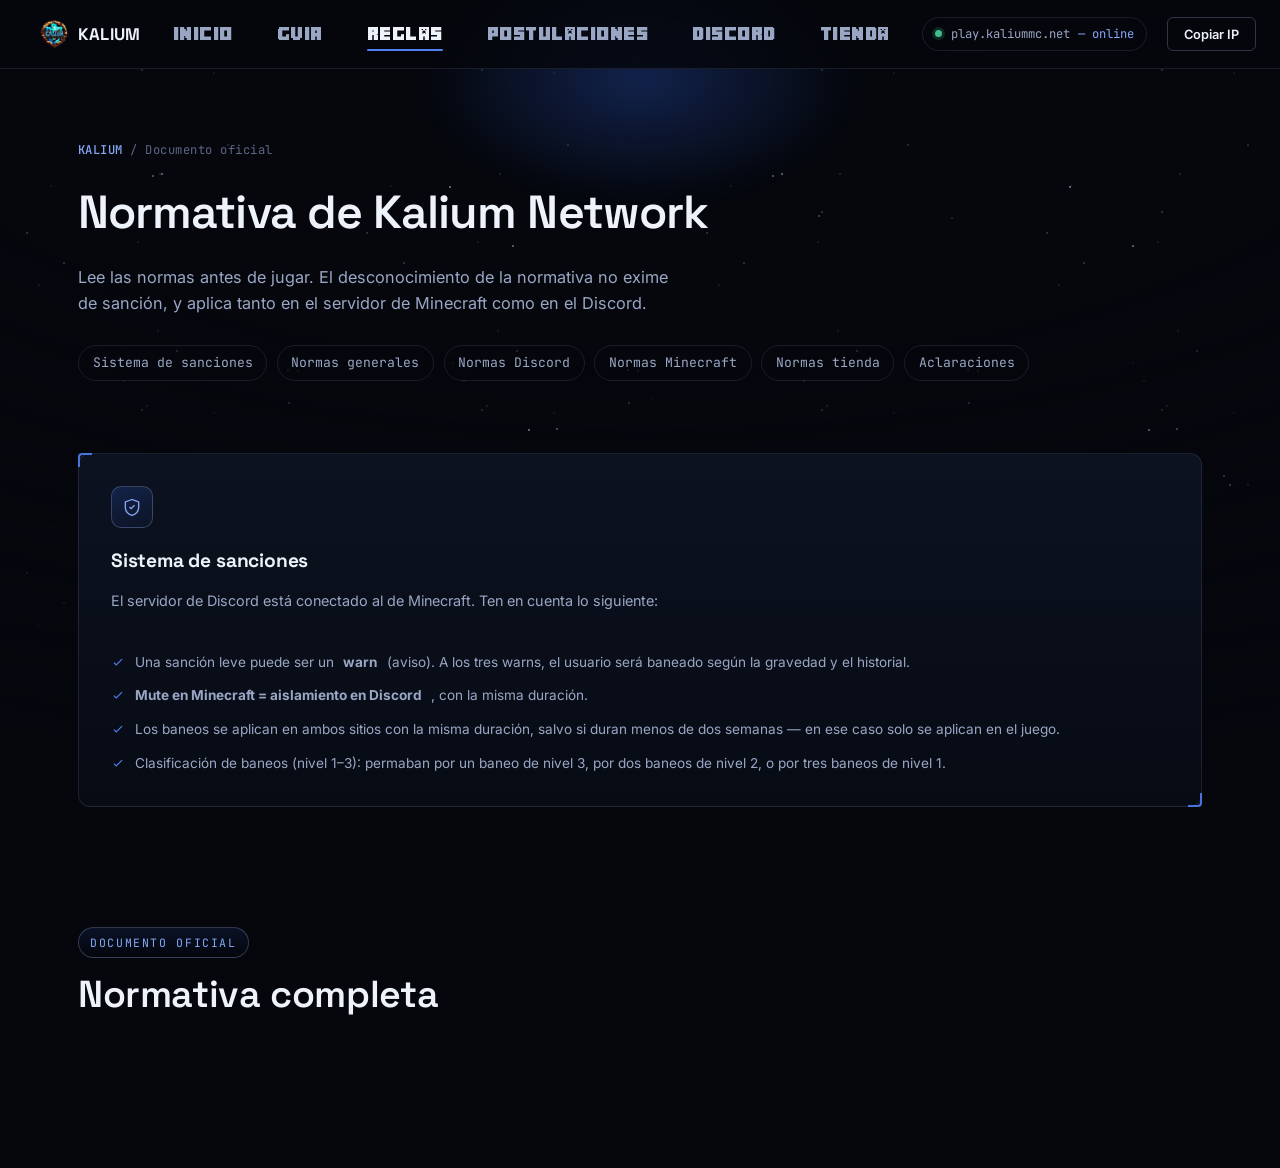
<file: reglas.html>
<!DOCTYPE html>
<html lang="es">
<head>
<meta charset="UTF-8" />
<meta name="viewport" content="width=device-width, initial-scale=1.0" />
<title>Reglas — KALIUM Network</title>
<meta name="description" content="Normativa oficial de Kalium Network: sistema de sanciones, normas generales, de Discord, de Minecraft y de tienda." />
<link rel="preconnect" href="https://fonts.googleapis.com" />
<link rel="preconnect" href="https://fonts.gstatic.com" crossorigin />
<link href="https://fonts.googleapis.com/css2?family=Space+Grotesk:wght@500;600;700&family=Inter:wght@400;500;600;700&family=JetBrains+Mono:wght@400;500;600&display=swap" rel="stylesheet" />
<link rel="stylesheet" href="assets/styles.css" />
</head>
<body>

<div class="starfield"><div class="layer-1"></div><div class="layer-2"></div><div class="vignette"></div></div>

<nav id="navbar">
  <div class="nav-inner">
    <a href="index.html" class="nav-logo"><img src="assets/img/logo.png" alt="Kalium" width="28" height="28"><span>KALIUM</span></a>
    <ul class="nav-links">
      <li><a href="index.html">Inicio</a></li>
      <li><a href="comojugar.html">GUIA</a></li>
      <li><a href="reglas.html" class="active">Reglas</a></li>
      <li><a href="postulaciones.html">Postulaciones</a></li>
      <li><a href="https://discord.kaliummc.net" target="_blank" rel="noopener">Discord</a></li>
      <li><a href="tienda.html">Tienda</a></li>
    </ul>
    <div class="nav-right">
      <div class="server-status">
        <span class="status-dot"></span>
        <span class="mono">play.kaliummc.net</span>
        <span class="status-players" data-online>— online</span>
      </div>
      <button class="btn btn-outline btn-sm" onclick="copyIP('play.kaliummc.net')">Copiar IP</button>
    </div>
    <button class="nav-toggle" id="nav-toggle" aria-label="Abrir menú"><span></span><span></span><span></span></button>
  </div>
</nav>
<div class="mobile-menu" id="mobile-menu">
  <ul>
    <li><a href="index.html">Inicio</a></li>
    <li><a href="comojugar.html">GUIA</a></li>
    <li><a href="reglas.html">Reglas</a></li>
    <li><a href="postulaciones.html">Postulaciones</a></li>
    <li><a href="https://discord.kaliummc.net" target="_blank" rel="noopener">Discord</a></li>
    <li><a href="tienda.html">Tienda</a></li>
  </ul>
  <div class="mobile-server"><span class="status-dot"></span><span>play.kaliummc.net</span><span data-online>— online</span></div>
</div>

<header class="page-header">
  <div class="hero-glow" style="width:600px;height:340px;top:-160px;"></div>
  <div class="container">
    <div class="breadcrumb"><b>KALIUM</b> / Documento oficial</div>
    <h1>Normativa de Kalium Network</h1>
    <p>Lee las normas antes de jugar. El desconocimiento de la normativa no exime de sanción, y aplica tanto en el servidor de Minecraft como en el Discord.</p>
    <div class="toc">
      <a href="#sanciones">Sistema de sanciones</a>
      <a href="#generales">Normas generales</a>
      <a href="#discord">Normas Discord</a>
      <a href="#minecraft">Normas Minecraft</a>
      <a href="#tienda-rules">Normas tienda</a>
      <a href="#aclaraciones">Aclaraciones</a>
    </div>
  </div>
</header>

<section class="section" style="padding-top:1rem;" id="sanciones">
  <div class="container">
    <div class="frame card" style="padding:2rem;">
      <div class="icon-tile"><svg viewBox="0 0 24 24" fill="none" stroke="currentColor" stroke-width="1.6"><path d="M12 3 4 6v6c0 5 3.4 8.7 8 10 4.6-1.3 8-5 8-10V6l-8-3Z"/><path d="M9 12l2 2 4-4"/></svg></div>
      <h3 style="font-size:1.2rem;">Sistema de sanciones</h3>
      <p style="margin-top:0.8rem;">El servidor de Discord está conectado al de Minecraft. Ten en cuenta lo siguiente:</p>
      <ul class="req-list mt-lg" style="gap:0.8rem;">
        <li><svg viewBox="0 0 24 24" fill="none" stroke="currentColor" stroke-width="2"><path d="m5 13 4 4L19 7"/></svg>Una sanción leve puede ser un <strong>warn</strong> (aviso). A los tres warns, el usuario será baneado según la gravedad y el historial.</li>
        <li><svg viewBox="0 0 24 24" fill="none" stroke="currentColor" stroke-width="2"><path d="m5 13 4 4L19 7"/></svg><strong>Mute en Minecraft = aislamiento en Discord</strong>, con la misma duración.</li>
        <li><svg viewBox="0 0 24 24" fill="none" stroke="currentColor" stroke-width="2"><path d="m5 13 4 4L19 7"/></svg>Los baneos se aplican en ambos sitios con la misma duración, salvo si duran menos de dos semanas — en ese caso solo se aplican en el juego.</li>
        <li><svg viewBox="0 0 24 24" fill="none" stroke="currentColor" stroke-width="2"><path d="m5 13 4 4L19 7"/></svg>Clasificación de baneos (nivel 1–3): permaban por un baneo de nivel 3, por dos baneos de nivel 2, o por tres baneos de nivel 1.</li>
      </ul>
    </div>
  </div>
</section>

<!-- NORMAS GENERALES -->
<section class="section" id="generales" style="padding-top:1rem;">
  <div class="container">
    <div class="section-head"><span class="eyebrow">Documento oficial</span><h2 class="section-title">Normativa completa</h2></div>
</file>
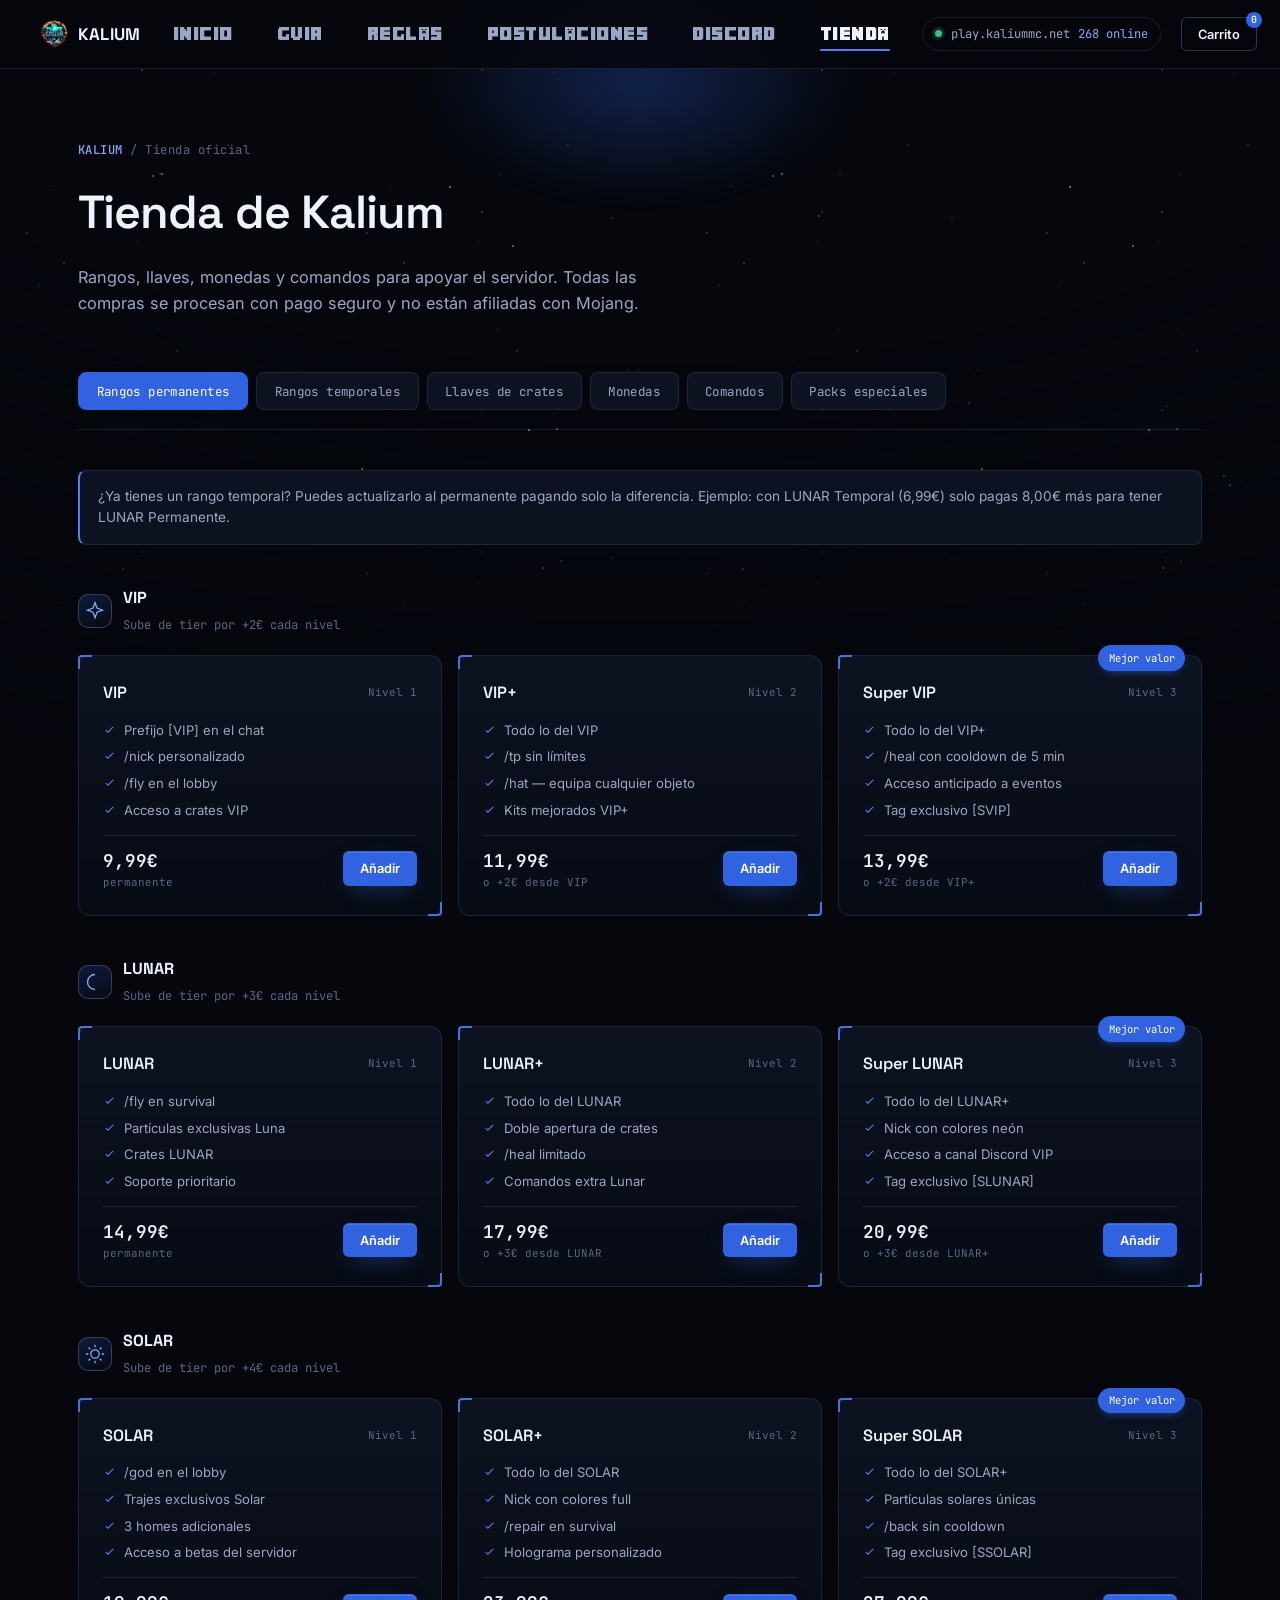
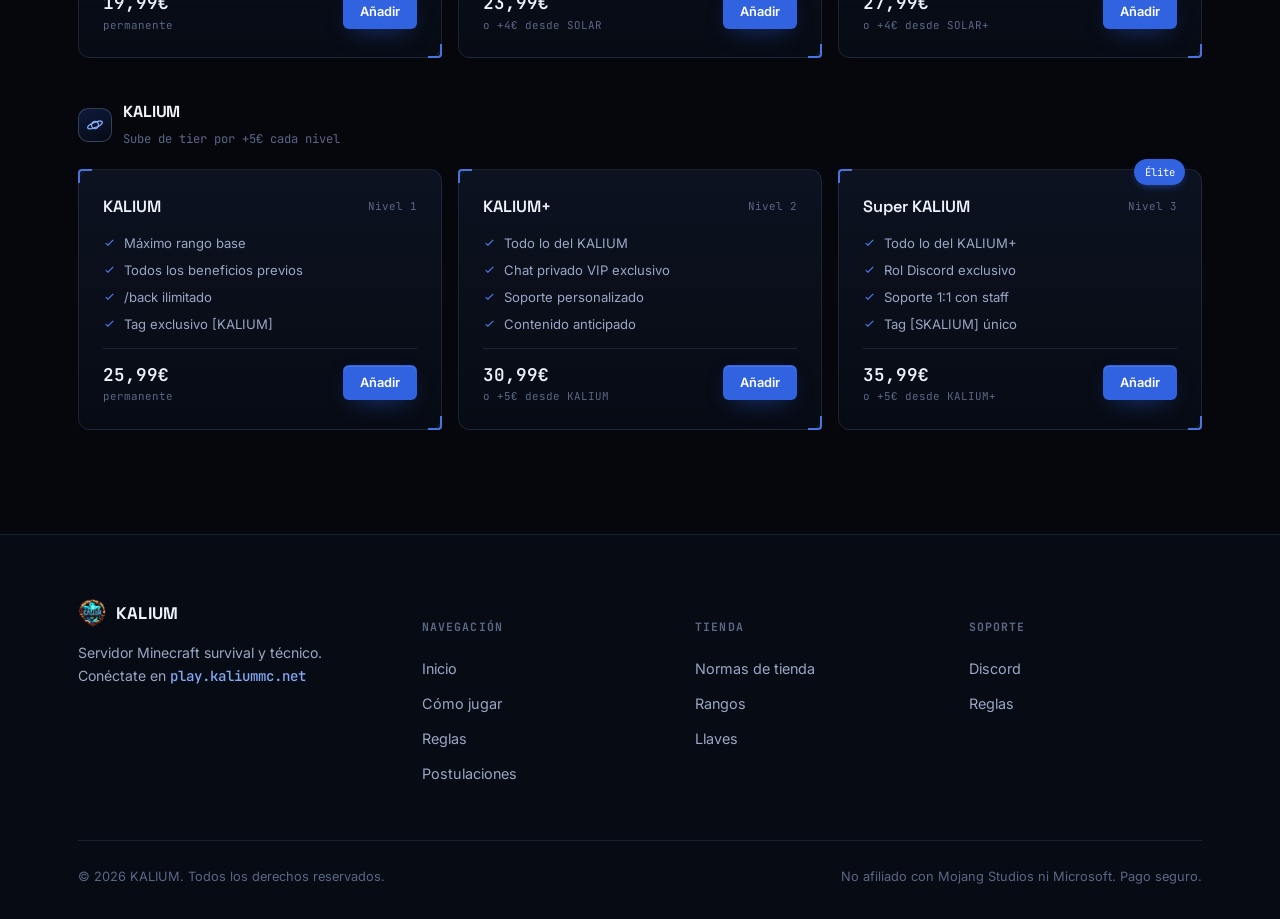
<file: tienda.html>
<!DOCTYPE html>
<html lang="es">
<head>
<meta charset="UTF-8" />
<meta name="viewport" content="width=device-width, initial-scale=1.0" />
<title>Tienda — KALIUM</title>
<meta name="description" content="Tienda oficial de Kalium: rangos permanentes y temporales, llaves de crates, monedas, comandos premium y packs especiales." />
<link rel="preconnect" href="https://fonts.googleapis.com" />
<link rel="preconnect" href="https://fonts.gstatic.com" crossorigin />
<link href="https://fonts.googleapis.com/css2?family=Space+Grotesk:wght@500;600;700&family=Inter:wght@400;500;600;700&family=JetBrains+Mono:wght@400;500;600&display=swap" rel="stylesheet" />
<link rel="stylesheet" href="assets/styles.css" />
</head>
<body>

<div class="starfield"><div class="layer-1"></div><div class="layer-2"></div><div class="vignette"></div></div>

<nav id="navbar">
  <div class="nav-inner">
    <a href="index.html" class="nav-logo"><img src="assets/img/logo.png" alt="Kalium" width="28" height="28"><span>KALIUM</span></a>
    <ul class="nav-links">
      <li><a href="index.html">Inicio</a></li>
      <li><a href="comojugar.html">GUIA</a></li>
      <li><a href="reglas.html">Reglas</a></li>
      <li><a href="postulaciones.html">Postulaciones</a></li>
      <li><a href="https://discord.kaliummc.net" target="_blank" rel="noopener">Discord</a></li>
      <li><a href="tienda.html" class="active">Tienda</a></li>
    </ul>
    <div class="nav-right">
      <div class="server-status">
        <span class="status-dot"></span>
        <span class="mono">play.kaliummc.net</span>
        <span class="status-players" data-online>— online</span>
      </div>
      <button id="cart-toggle" class="btn btn-outline btn-sm">
        Carrito <span id="cart-count">0</span>
      </button>
    </div>
    <button class="nav-toggle" id="nav-toggle" aria-label="Abrir menú"><span></span><span></span><span></span></button>
  </div>
</nav>
<div class="mobile-menu" id="mobile-menu">
  <ul>
    <li><a href="index.html">Inicio</a></li>
    <li><a href="comojugar.html">GUIA</a></li>
    <li><a href="reglas.html">Reglas</a></li>
    <li><a href="postulaciones.html">Postulaciones</a></li>
    <li><a href="https://discord.kaliummc.net" target="_blank" rel="noopener">Discord</a></li>
  </ul>
  <div class="mobile-server"><span class="status-dot"></span><span>play.kaliummc.net</span><span data-online>— online</span></div>
</div>

<header class="page-header">
  <div class="hero-glow" style="width:600px;height:340px;top:-160px;"></div>
  <div class="container">
    <div class="breadcrumb"><b>KALIUM</b> / Tienda oficial</div>
    <h1>Tienda de Kalium</h1>
    <p>Rangos, llaves, monedas y comandos para apoyar el servidor. Todas las compras se procesan con pago seguro y no están afiliadas con Mojang.</p>
  </div>
</header>

<section class="section" style="padding-top:0;">
  <div class="container">

    <div class="shop-tabs">
      <button class="shop-tab active" data-target="panel-permanentes">Rangos permanentes</button>
      <button class="shop-tab" data-target="panel-temporales">Rangos temporales</button>
      <button class="shop-tab" data-target="panel-llaves">Llaves de crates</button>
      <button class="shop-tab" data-target="panel-monedas">Monedas</button>
      <button class="shop-tab" data-target="panel-comandos">Comandos</button>
      <button class="shop-tab" data-target="panel-packs">Packs especiales</button>
    </div>

    <!-- ===== RANGOS PERMANENTES ===== -->
    <div class="shop-panel active" id="panel-permanentes">
      <div class="shop-note">¿Ya tienes un rango temporal? Puedes actualizarlo al permanente pagando solo la diferencia. Ejemplo: con LUNAR Temporal (6,99€) solo pagas 8,00€ más para tener LUNAR Permanente.</div>

      <div class="shop-group-title"><div class="icon-tile" style="width:34px;height:34px;"><svg viewBox="0 0 24 24" fill="none" stroke="currentColor" stroke-width="1.6"><path d="m12 2 2.4 6.5L21 11l-6.6 2.5L12 20l-2.4-6.5L3 11l6.6-2.5L12 2Z"/></svg></div><div><h3>VIP</h3><span>Sube de tier por +2€ cada nivel</span></div></div>
      <div class="shop-grid">
        <div class="frame product">
          <div class="product-top"><span class="product-name">VIP</span><span class="product-tier mono">Nivel 1</span></div>
          <ul class="product-perks">
            <li><svg viewBox="0 0 24 24" fill="none" stroke="currentColor" stroke-width="2"><path d="m5 13 4 4L19 7"/></svg>Prefijo [VIP] en el chat</li>
            <li><svg viewBox="0 0 24 24" fill="none" stroke="currentColor" stroke-width="2"><path d="m5 13 4 4L19 7"/></svg>/nick personalizado</li>
            <li><svg viewBox="0 0 24 24" fill="none" stroke="currentColor" stroke-width="2"><path d="m5 13 4 4L19 7"/></svg>/fly en el lobby</li>
            <li><svg viewBox="0 0 24 24" fill="none" stroke="currentColor" stroke-width="2"><path d="m5 13 4 4L19 7"/></svg>Acceso a crates VIP</li>
          </ul>
          <div class="product-foot"><div class="product-price">9,99€<small>permanente</small></div><button class="btn btn-primary btn-sm" data-add-cart data-name="VIP Permanente" data-price="9.99">Añadir</button></div>
        </div>
        <div class="frame product">
          <div class="product-top"><span class="product-name">VIP+</span><span class="product-tier mono">Nivel 2</span></div>
          <ul class="product-perks">
            <li><svg viewBox="0 0 24 24" fill="none" stroke="currentColor" stroke-width="2"><path d="m5 13 4 4L19 7"/></svg>Todo lo del VIP</li>
            <li><svg viewBox="0 0 24 24" fill="none" stroke="currentColor" stroke-width="2"><path d="m5 13 4 4L19 7"/></svg>/tp sin límites</li>
            <li><svg viewBox="0 0 24 24" fill="none" stroke="currentColor" stroke-width="2"><path d="m5 13 4 4L19 7"/></svg>/hat — equipa cualquier objeto</li>
            <li><svg viewBox="0 0 24 24" fill="none" stroke="currentColor" stroke-width="2"><path d="m5 13 4 4L19 7"/></svg>Kits mejorados VIP+</li>
          </ul>
          <div class="product-foot"><div class="product-price">11,99€<small>o +2€ desde VIP</small></div><button class="btn btn-primary btn-sm" data-add-cart data-name="VIP+ Permanente" data-price="11.99">Añadir</button></div>
        </div>
        <div class="frame product"><span class="ribbon">Mejor valor</span>
          <div class="product-top"><span class="product-name">Super VIP</span><span class="product-tier mono">Nivel 3</span></div>
          <ul class="product-perks">
            <li><svg viewBox="0 0 24 24" fill="none" stroke="currentColor" stroke-width="2"><path d="m5 13 4 4L19 7"/></svg>Todo lo del VIP+</li>
            <li><svg viewBox="0 0 24 24" fill="none" stroke="currentColor" stroke-width="2"><path d="m5 13 4 4L19 7"/></svg>/heal con cooldown de 5 min</li>
            <li><svg viewBox="0 0 24 24" fill="none" stroke="currentColor" stroke-width="2"><path d="m5 13 4 4L19 7"/></svg>Acceso anticipado a eventos</li>
            <li><svg viewBox="0 0 24 24" fill="none" stroke="currentColor" stroke-width="2"><path d="m5 13 4 4L19 7"/></svg>Tag exclusivo [SVIP]</li>
          </ul>
          <div class="product-foot"><div class="product-price">13,99€<small>o +2€ desde VIP+</small></div><button class="btn btn-primary btn-sm" data-add-cart data-name="Super VIP" data-price="13.99">Añadir</button></div>
        </div>
      </div>

      <div class="shop-group-title"><div class="icon-tile" style="width:34px;height:34px;"><svg viewBox="0 0 24 24" fill="none" stroke="currentColor" stroke-width="1.6"><path d="M12 3a6 6 0 0 0 0 18 9 9 0 0 1 0-18Z"/></svg></div><div><h3>LUNAR</h3><span>Sube de tier por +3€ cada nivel</span></div></div>
      <div class="shop-grid">
        <div class="frame product">
          <div class="product-top"><span class="product-name">LUNAR</span><span class="product-tier mono">Nivel 1</span></div>
          <ul class="product-perks">
            <li><svg viewBox="0 0 24 24" fill="none" stroke="currentColor" stroke-width="2"><path d="m5 13 4 4L19 7"/></svg>/fly en survival</li>
            <li><svg viewBox="0 0 24 24" fill="none" stroke="currentColor" stroke-width="2"><path d="m5 13 4 4L19 7"/></svg>Partículas exclusivas Luna</li>
            <li><svg viewBox="0 0 24 24" fill="none" stroke="currentColor" stroke-width="2"><path d="m5 13 4 4L19 7"/></svg>Crates LUNAR</li>
            <li><svg viewBox="0 0 24 24" fill="none" stroke="currentColor" stroke-width="2"><path d="m5 13 4 4L19 7"/></svg>Soporte prioritario</li>
          </ul>
          <div class="product-foot"><div class="product-price">14,99€<small>permanente</small></div><button class="btn btn-primary btn-sm" data-add-cart data-name="LUNAR Permanente" data-price="14.99">Añadir</button></div>
        </div>
        <div class="frame product">
          <div class="product-top"><span class="product-name">LUNAR+</span><span class="product-tier mono">Nivel 2</span></div>
          <ul class="product-perks">
            <li><svg viewBox="0 0 24 24" fill="none" stroke="currentColor" stroke-width="2"><path d="m5 13 4 4L19 7"/></svg>Todo lo del LUNAR</li>
            <li><svg viewBox="0 0 24 24" fill="none" stroke="currentColor" stroke-width="2"><path d="m5 13 4 4L19 7"/></svg>Doble apertura de crates</li>
            <li><svg viewBox="0 0 24 24" fill="none" stroke="currentColor" stroke-width="2"><path d="m5 13 4 4L19 7"/></svg>/heal limitado</li>
            <li><svg viewBox="0 0 24 24" fill="none" stroke="currentColor" stroke-width="2"><path d="m5 13 4 4L19 7"/></svg>Comandos extra Lunar</li>
          </ul>
          <div class="product-foot"><div class="product-price">17,99€<small>o +3€ desde LUNAR</small></div><button class="btn btn-primary btn-sm" data-add-cart data-name="LUNAR+ Permanente" data-price="17.99">Añadir</button></div>
        </div>
        <div class="frame product"><span class="ribbon">Mejor valor</span>
          <div class="product-top"><span class="product-name">Super LUNAR</span><span class="product-tier mono">Nivel 3</span></div>
          <ul class="product-perks">
            <li><svg viewBox="0 0 24 24" fill="none" stroke="currentColor" stroke-width="2"><path d="m5 13 4 4L19 7"/></svg>Todo lo del LUNAR+</li>
            <li><svg viewBox="0 0 24 24" fill="none" stroke="currentColor" stroke-width="2"><path d="m5 13 4 4L19 7"/></svg>Nick con colores neón</li>
            <li><svg viewBox="0 0 24 24" fill="none" stroke="currentColor" stroke-width="2"><path d="m5 13 4 4L19 7"/></svg>Acceso a canal Discord VIP</li>
            <li><svg viewBox="0 0 24 24" fill="none" stroke="currentColor" stroke-width="2"><path d="m5 13 4 4L19 7"/></svg>Tag exclusivo [SLUNAR]</li>
          </ul>
          <div class="product-foot"><div class="product-price">20,99€<small>o +3€ desde LUNAR+</small></div><button class="btn btn-primary btn-sm" data-add-cart data-name="Super LUNAR" data-price="20.99">Añadir</button></div>
        </div>
      </div>

      <div class="shop-group-title"><div class="icon-tile" style="width:34px;height:34px;"><svg viewBox="0 0 24 24" fill="none" stroke="currentColor" stroke-width="1.6"><circle cx="12" cy="12" r="5"/><path d="M12 1v3M12 20v3M4.2 4.2l2.1 2.1M17.7 17.7l2.1 2.1M1 12h3M20 12h3M4.2 19.8l2.1-2.1M17.7 6.3l2.1-2.1"/></svg></div><div><h3>SOLAR</h3><span>Sube de tier por +4€ cada nivel</span></div></div>
      <div class="shop-grid">
        <div class="frame product">
          <div class="product-top"><span class="product-name">SOLAR</span><span class="product-tier mono">Nivel 1</span></div>
          <ul class="product-perks">
            <li><svg viewBox="0 0 24 24" fill="none" stroke="currentColor" stroke-width="2"><path d="m5 13 4 4L19 7"/></svg>/god en el lobby</li>
            <li><svg viewBox="0 0 24 24" fill="none" stroke="currentColor" stroke-width="2"><path d="m5 13 4 4L19 7"/></svg>Trajes exclusivos Solar</li>
            <li><svg viewBox="0 0 24 24" fill="none" stroke="currentColor" stroke-width="2"><path d="m5 13 4 4L19 7"/></svg>3 homes adicionales</li>
            <li><svg viewBox="0 0 24 24" fill="none" stroke="currentColor" stroke-width="2"><path d="m5 13 4 4L19 7"/></svg>Acceso a betas del servidor</li>
          </ul>
          <div class="product-foot"><div class="product-price">19,99€<small>permanente</small></div><button class="btn btn-primary btn-sm" data-add-cart data-name="SOLAR Permanente" data-price="19.99">Añadir</button></div>
        </div>
        <div class="frame product">
          <div class="product-top"><span class="product-name">SOLAR+</span><span class="product-tier mono">Nivel 2</span></div>
          <ul class="product-perks">
            <li><svg viewBox="0 0 24 24" fill="none" stroke="currentColor" stroke-width="2"><path d="m5 13 4 4L19 7"/></svg>Todo lo del SOLAR</li>
            <li><svg viewBox="0 0 24 24" fill="none" stroke="currentColor" stroke-width="2"><path d="m5 13 4 4L19 7"/></svg>Nick con colores full</li>
            <li><svg viewBox="0 0 24 24" fill="none" stroke="currentColor" stroke-width="2"><path d="m5 13 4 4L19 7"/></svg>/repair en survival</li>
            <li><svg viewBox="0 0 24 24" fill="none" stroke="currentColor" stroke-width="2"><path d="m5 13 4 4L19 7"/></svg>Holograma personalizado</li>
          </ul>
          <div class="product-foot"><div class="product-price">23,99€<small>o +4€ desde SOLAR</small></div><button class="btn btn-primary btn-sm" data-add-cart data-name="SOLAR+ Permanente" data-price="23.99">Añadir</button></div>
        </div>
        <div class="frame product"><span class="ribbon">Mejor valor</span>
          <div class="product-top"><span class="product-name">Super SOLAR</span><span class="product-tier mono">Nivel 3</span></div>
          <ul class="product-perks">
            <li><svg viewBox="0 0 24 24" fill="none" stroke="currentColor" stroke-width="2"><path d="m5 13 4 4L19 7"/></svg>Todo lo del SOLAR+</li>
            <li><svg viewBox="0 0 24 24" fill="none" stroke="currentColor" stroke-width="2"><path d="m5 13 4 4L19 7"/></svg>Partículas solares únicas</li>
            <li><svg viewBox="0 0 24 24" fill="none" stroke="currentColor" stroke-width="2"><path d="m5 13 4 4L19 7"/></svg>/back sin cooldown</li>
            <li><svg viewBox="0 0 24 24" fill="none" stroke="currentColor" stroke-width="2"><path d="m5 13 4 4L19 7"/></svg>Tag exclusivo [SSOLAR]</li>
          </ul>
          <div class="product-foot"><div class="product-price">27,99€<small>o +4€ desde SOLAR+</small></div><button class="btn btn-primary btn-sm" data-add-cart data-name="Super SOLAR" data-price="27.99">Añadir</button></div>
        </div>
      </div>

      <div class="shop-group-title"><div class="icon-tile" style="width:34px;height:34px;"><svg viewBox="0 0 24 24" fill="none" stroke="currentColor" stroke-width="1.6"><circle cx="12" cy="12" r="4.2"/><ellipse cx="12" cy="12" rx="9.4" ry="3.2" transform="rotate(-22 12 12)"/></svg></div><div><h3>KALIUM</h3><span>Sube de tier por +5€ cada nivel</span></div></div>
      <div class="shop-grid">
        <div class="frame product">
          <div class="product-top"><span class="product-name">KALIUM</span><span class="product-tier mono">Nivel 1</span></div>
          <ul class="product-perks">
            <li><svg viewBox="0 0 24 24" fill="none" stroke="currentColor" stroke-width="2"><path d="m5 13 4 4L19 7"/></svg>Máximo rango base</li>
            <li><svg viewBox="0 0 24 24" fill="none" stroke="currentColor" stroke-width="2"><path d="m5 13 4 4L19 7"/></svg>Todos los beneficios previos</li>
            <li><svg viewBox="0 0 24 24" fill="none" stroke="currentColor" stroke-width="2"><path d="m5 13 4 4L19 7"/></svg>/back ilimitado</li>
            <li><svg viewBox="0 0 24 24" fill="none" stroke="currentColor" stroke-width="2"><path d="m5 13 4 4L19 7"/></svg>Tag exclusivo [KALIUM]</li>
          </ul>
          <div class="product-foot"><div class="product-price">25,99€<small>permanente</small></div><button class="btn btn-primary btn-sm" data-add-cart data-name="KALIUM Permanente" data-price="25.99">Añadir</button></div>
        </div>
        <div class="frame product">
          <div class="product-top"><span class="product-name">KALIUM+</span><span class="product-tier mono">Nivel 2</span></div>
          <ul class="product-perks">
            <li><svg viewBox="0 0 24 24" fill="none" stroke="currentColor" stroke-width="2"><path d="m5 13 4 4L19 7"/></svg>Todo lo del KALIUM</li>
            <li><svg viewBox="0 0 24 24" fill="none" stroke="currentColor" stroke-width="2"><path d="m5 13 4 4L19 7"/></svg>Chat privado VIP exclusivo</li>
            <li><svg viewBox="0 0 24 24" fill="none" stroke="currentColor" stroke-width="2"><path d="m5 13 4 4L19 7"/></svg>Soporte personalizado</li>
            <li><svg viewBox="0 0 24 24" fill="none" stroke="currentColor" stroke-width="2"><path d="m5 13 4 4L19 7"/></svg>Contenido anticipado</li>
          </ul>
          <div class="product-foot"><div class="product-price">30,99€<small>o +5€ desde KALIUM</small></div><button class="btn btn-primary btn-sm" data-add-cart data-name="KALIUM+ Permanente" data-price="30.99">Añadir</button></div>
        </div>
        <div class="frame product"><span class="ribbon">Élite</span>
          <div class="product-top"><span class="product-name">Super KALIUM</span><span class="product-tier mono">Nivel 3</span></div>
          <ul class="product-perks">
            <li><svg viewBox="0 0 24 24" fill="none" stroke="currentColor" stroke-width="2"><path d="m5 13 4 4L19 7"/></svg>Todo lo del KALIUM+</li>
            <li><svg viewBox="0 0 24 24" fill="none" stroke="currentColor" stroke-width="2"><path d="m5 13 4 4L19 7"/></svg>Rol Discord exclusivo</li>
            <li><svg viewBox="0 0 24 24" fill="none" stroke="currentColor" stroke-width="2"><path d="m5 13 4 4L19 7"/></svg>Soporte 1:1 con staff</li>
            <li><svg viewBox="0 0 24 24" fill="none" stroke="currentColor" stroke-width="2"><path d="m5 13 4 4L19 7"/></svg>Tag [SKALIUM] único</li>
          </ul>
          <div class="product-foot"><div class="product-price">35,99€<small>o +5€ desde KALIUM+</small></div><button class="btn btn-primary btn-sm" data-add-cart data-name="Super KALIUM" data-price="35.99">Añadir</button></div>
        </div>
      </div>
    </div>

    <!-- ===== RANGOS TEMPORALES ===== -->
    <div class="shop-panel" id="panel-temporales">
      <div class="shop-note">Los rangos temporales duran 30 días. Al comprar uno puedes actualizarlo al permanente en cualquier momento pagando solo lo que queda. Ejemplo: LUNAR Temporal (6,99€) → LUNAR Permanente pagando 8,00€ más.</div>

      <div class="shop-group-title"><h3>VIP temporal</h3><span class="mono">30 días · upgrade: paga la diferencia</span></div>
      <div class="shop-grid">
        <div class="frame product"><span class="ribbon">30 días</span>
          <div class="product-top"><span class="product-name">VIP TEMP</span></div>
          <ul class="product-perks"><li><svg viewBox="0 0 24 24" fill="none" stroke="currentColor" stroke-width="2"><path d="m5 13 4 4L19 7"/></svg>Prefijo [VIP] en chat</li><li><svg viewBox="0 0 24 24" fill="none" stroke="currentColor" stroke-width="2"><path d="m5 13 4 4L19 7"/></svg>/nick personalizado</li><li><svg viewBox="0 0 24 24" fill="none" stroke="currentColor" stroke-width="2"><path d="m5 13 4 4L19 7"/></svg>/fly en el lobby</li></ul>
          <div class="product-foot"><div class="product-price">3,99€<small>→ permanente +6,00€</small></div><button class="btn btn-primary btn-sm" data-add-cart data-name="VIP Temporal" data-price="3.99">Añadir</button></div>
        </div>
        <div class="frame product"><span class="ribbon">30 días</span>
          <div class="product-top"><span class="product-name">VIP+ TEMP</span></div>
          <ul class="product-perks"><li><svg viewBox="0 0 24 24" fill="none" stroke="currentColor" stroke-width="2"><path d="m5 13 4 4L19 7"/></svg>Todo lo del VIP</li><li><svg viewBox="0 0 24 24" fill="none" stroke="currentColor" stroke-width="2"><path d="m5 13 4 4L19 7"/></svg>/tp sin límites</li><li><svg viewBox="0 0 24 24" fill="none" stroke="currentColor" stroke-width="2"><path d="m5 13 4 4L19 7"/></svg>Kits mejorados VIP+</li></ul>
          <div class="product-foot"><div class="product-price">5,99€<small>→ permanente +6,00€</small></div><button class="btn btn-primary btn-sm" data-add-cart data-name="VIP+ Temporal" data-price="5.99">Añadir</button></div>
        </div>
        <div class="frame product"><span class="ribbon">30 días</span>
          <div class="product-top"><span class="product-name">Super VIP TEMP</span></div>
          <ul class="product-perks"><li><svg viewBox="0 0 24 24" fill="none" stroke="currentColor" stroke-width="2"><path d="m5 13 4 4L19 7"/></svg>Todo lo del VIP+</li><li><svg viewBox="0 0 24 24" fill="none" stroke="currentColor" stroke-width="2"><path d="m5 13 4 4L19 7"/></svg>/heal cooldown 5 min</li><li><svg viewBox="0 0 24 24" fill="none" stroke="currentColor" stroke-width="2"><path d="m5 13 4 4L19 7"/></svg>Tag exclusivo [SVIP]</li></ul>
          <div class="product-foot"><div class="product-price">7,99€<small>→ permanente +6,00€</small></div><button class="btn btn-primary btn-sm" data-add-cart data-name="Super VIP Temporal" data-price="7.99">Añadir</button></div>
        </div>
      </div>

      <div class="shop-group-title"><h3>LUNAR temporal</h3><span class="mono">30 días · upgrade: paga la diferencia</span></div>
      <div class="shop-grid">
        <div class="frame product"><span class="ribbon">30 días</span>
          <div class="product-top"><span class="product-name">LUNAR TEMP</span></div>
          <ul class="product-perks"><li><svg viewBox="0 0 24 24" fill="none" stroke="currentColor" stroke-width="2"><path d="m5 13 4 4L19 7"/></svg>/fly en survival</li><li><svg viewBox="0 0 24 24" fill="none" stroke="currentColor" stroke-width="2"><path d="m5 13 4 4L19 7"/></svg>Crates LUNAR</li><li><svg viewBox="0 0 24 24" fill="none" stroke="currentColor" stroke-width="2"><path d="m5 13 4 4L19 7"/></svg>Soporte prioritario</li></ul>
          <div class="product-foot"><div class="product-price">6,99€<small>→ permanente +8,00€</small></div><button class="btn btn-primary btn-sm" data-add-cart data-name="LUNAR Temporal" data-price="6.99">Añadir</button></div>
        </div>
        <div class="frame product"><span class="ribbon">30 días</span>
          <div class="product-top"><span class="product-name">LUNAR+ TEMP</span></div>
          <ul class="product-perks"><li><svg viewBox="0 0 24 24" fill="none" stroke="currentColor" stroke-width="2"><path d="m5 13 4 4L19 7"/></svg>Todo lo del LUNAR</li><li><svg viewBox="0 0 24 24" fill="none" stroke="currentColor" stroke-width="2"><path d="m5 13 4 4L19 7"/></svg>Doble apertura de crates</li><li><svg viewBox="0 0 24 24" fill="none" stroke="currentColor" stroke-width="2"><path d="m5 13 4 4L19 7"/></svg>/heal limitado</li></ul>
          <div class="product-foot"><div class="product-price">9,99€<small>→ permanente +8,00€</small></div><button class="btn btn-primary btn-sm" data-add-cart data-name="LUNAR+ Temporal" data-price="9.99">Añadir</button></div>
        </div>
        <div class="frame product"><span class="ribbon">30 días</span>
          <div class="product-top"><span class="product-name">Super LUNAR TEMP</span></div>
          <ul class="product-perks"><li><svg viewBox="0 0 24 24" fill="none" stroke="currentColor" stroke-width="2"><path d="m5 13 4 4L19 7"/></svg>Todo lo del LUNAR+</li><li><svg viewBox="0 0 24 24" fill="none" stroke="currentColor" stroke-width="2"><path d="m5 13 4 4L19 7"/></svg>Nick con colores neón</li><li><svg viewBox="0 0 24 24" fill="none" stroke="currentColor" stroke-width="2"><path d="m5 13 4 4L19 7"/></svg>Tag exclusivo [SLUNAR]</li></ul>
          <div class="product-foot"><div class="product-price">12,99€<small>→ permanente +8,00€</small></div><button class="btn btn-primary btn-sm" data-add-cart data-name="Super LUNAR Temporal" data-price="12.99">Añadir</button></div>
        </div>
      </div>

      <div class="shop-group-title"><h3>SOLAR temporal</h3><span class="mono">30 días · upgrade: paga la diferencia</span></div>
      <div class="shop-grid">
        <div class="frame product"><span class="ribbon">30 días</span>
          <div class="product-top"><span class="product-name">SOLAR TEMP</span></div>
          <ul class="product-perks"><li><svg viewBox="0 0 24 24" fill="none" stroke="currentColor" stroke-width="2"><path d="m5 13 4 4L19 7"/></svg>/god en lobby</li><li><svg viewBox="0 0 24 24" fill="none" stroke="currentColor" stroke-width="2"><path d="m5 13 4 4L19 7"/></svg>3 homes adicionales</li><li><svg viewBox="0 0 24 24" fill="none" stroke="currentColor" stroke-width="2"><path d="m5 13 4 4L19 7"/></svg>Acceso a betas</li></ul>
          <div class="product-foot"><div class="product-price">9,99€<small>→ permanente +10,00€</small></div><button class="btn btn-primary btn-sm" data-add-cart data-name="SOLAR Temporal" data-price="9.99">Añadir</button></div>
        </div>
        <div class="frame product"><span class="ribbon">30 días</span>
          <div class="product-top"><span class="product-name">SOLAR+ TEMP</span></div>
          <ul class="product-perks"><li><svg viewBox="0 0 24 24" fill="none" stroke="currentColor" stroke-width="2"><path d="m5 13 4 4L19 7"/></svg>Todo lo del SOLAR</li><li><svg viewBox="0 0 24 24" fill="none" stroke="currentColor" stroke-width="2"><path d="m5 13 4 4L19 7"/></svg>/repair en survival</li><li><svg viewBox="0 0 24 24" fill="none" stroke="currentColor" stroke-width="2"><path d="m5 13 4 4L19 7"/></svg>Holograma personalizado</li></ul>
          <div class="product-foot"><div class="product-price">13,99€<small>→ permanente +10,00€</small></div><button class="btn btn-primary btn-sm" data-add-cart data-name="SOLAR+ Temporal" data-price="13.99">Añadir</button></div>
        </div>
        <div class="frame product"><span class="ribbon">30 días</span>
          <div class="product-top"><span class="product-name">Super SOLAR TEMP</span></div>
          <ul class="product-perks"><li><svg viewBox="0 0 24 24" fill="none" stroke="currentColor" stroke-width="2"><path d="m5 13 4 4L19 7"/></svg>Todo lo del SOLAR+</li><li><svg viewBox="0 0 24 24" fill="none" stroke="currentColor" stroke-width="2"><path d="m5 13 4 4L19 7"/></svg>/back sin cooldown</li><li><svg viewBox="0 0 24 24" fill="none" stroke="currentColor" stroke-width="2"><path d="m5 13 4 4L19 7"/></svg>Tag exclusivo [SSOLAR]</li></ul>
          <div class="product-foot"><div class="product-price">17,99€<small>→ permanente +10,00€</small></div><button class="btn btn-primary btn-sm" data-add-cart data-name="Super SOLAR Temporal" data-price="17.99">Añadir</button></div>
        </div>
      </div>

      <div class="shop-group-title"><h3>KALIUM temporal</h3><span class="mono">30 días · upgrade: paga la diferencia</span></div>
      <div class="shop-grid">
        <div class="frame product"><span class="ribbon">30 días</span>
          <div class="product-top"><span class="product-name">KALIUM TEMP</span></div>
          <ul class="product-perks"><li><svg viewBox="0 0 24 24" fill="none" stroke="currentColor" stroke-width="2"><path d="m5 13 4 4L19 7"/></svg>Máximo rango base</li><li><svg viewBox="0 0 24 24" fill="none" stroke="currentColor" stroke-width="2"><path d="m5 13 4 4L19 7"/></svg>/back ilimitado</li><li><svg viewBox="0 0 24 24" fill="none" stroke="currentColor" stroke-width="2"><path d="m5 13 4 4L19 7"/></svg>Tag exclusivo [KALIUM]</li></ul>
          <div class="product-foot"><div class="product-price">12,99€<small>→ permanente +13,00€</small></div><button class="btn btn-primary btn-sm" data-add-cart data-name="KALIUM Temporal" data-price="12.99">Añadir</button></div>
        </div>
        <div class="frame product"><span class="ribbon">30 días</span>
          <div class="product-top"><span class="product-name">KALIUM+ TEMP</span></div>
          <ul class="product-perks"><li><svg viewBox="0 0 24 24" fill="none" stroke="currentColor" stroke-width="2"><path d="m5 13 4 4L19 7"/></svg>Chat privado VIP exclusivo</li><li><svg viewBox="0 0 24 24" fill="none" stroke="currentColor" stroke-width="2"><path d="m5 13 4 4L19 7"/></svg>Soporte personalizado</li><li><svg viewBox="0 0 24 24" fill="none" stroke="currentColor" stroke-width="2"><path d="m5 13 4 4L19 7"/></svg>Contenido anticipado</li></ul>
          <div class="product-foot"><div class="product-price">17,99€<small>→ permanente +13,00€</small></div><button class="btn btn-primary btn-sm" data-add-cart data-name="KALIUM+ Temporal" data-price="17.99">Añadir</button></div>
        </div>
        <div class="frame product"><span class="ribbon">30 días</span>
          <div class="product-top"><span class="product-name">Super KALIUM TEMP</span></div>
          <ul class="product-perks"><li><svg viewBox="0 0 24 24" fill="none" stroke="currentColor" stroke-width="2"><path d="m5 13 4 4L19 7"/></svg>Rol Discord exclusivo</li><li><svg viewBox="0 0 24 24" fill="none" stroke="currentColor" stroke-width="2"><path d="m5 13 4 4L19 7"/></svg>Soporte 1:1 con staff</li><li><svg viewBox="0 0 24 24" fill="none" stroke="currentColor" stroke-width="2"><path d="m5 13 4 4L19 7"/></svg>Tag [SKALIUM] único</li></ul>
          <div class="product-foot"><div class="product-price">22,99€<small>→ permanente +13,00€</small></div><button class="btn btn-primary btn-sm" data-add-cart data-name="Super KALIUM Temporal" data-price="22.99">Añadir</button></div>
        </div>
      </div>
    </div>

    <!-- ===== LLAVES ===== -->
    <div class="shop-panel" id="panel-llaves">
      <div class="shop-note">Las llaves dan acceso a los crates del servidor. Cada tipo de crate tiene su propia tabla de recompensas. Cuantas más llaves compres, mayor es el ahorro.</div>

      <div class="shop-group-title"><h3>Llaves VIP</h3></div>
      <div class="shop-grid">
        <div class="frame product"><div class="product-top"><span class="product-name">Llave VIP ×1</span></div><div class="product-foot"><div class="product-price">1,50€</div><button class="btn btn-primary btn-sm" data-add-cart data-name="Llave VIP ×1" data-price="1.50">Añadir</button></div></div>
        <div class="frame product"><span class="ribbon">-10%</span><div class="product-top"><span class="product-name">Pack VIP ×8</span></div><div class="product-foot"><div class="product-price">10,80€</div><button class="btn btn-primary btn-sm" data-add-cart data-name="Pack VIP ×8" data-price="10.80">Añadir</button></div></div>
        <div class="frame product"><span class="ribbon">-20%</span><div class="product-top"><span class="product-name">Pack VIP ×32</span></div><div class="product-foot"><div class="product-price">38,40€</div><button class="btn btn-primary btn-sm" data-add-cart data-name="Pack VIP ×32" data-price="38.40">Añadir</button></div></div>
        <div class="frame product"><span class="ribbon">-30%</span><div class="product-top"><span class="product-name">Pack VIP ×64</span></div><div class="product-foot"><div class="product-price">67,20€</div><button class="btn btn-primary btn-sm" data-add-cart data-name="Pack VIP ×64" data-price="67.20">Añadir</button></div></div>
      </div>

      <div class="shop-group-title"><h3>Llaves LUNAR</h3></div>
      <div class="shop-grid">
        <div class="frame product"><div class="product-top"><span class="product-name">Llave LUNAR ×1</span></div><div class="product-foot"><div class="product-price">2,50€</div><button class="btn btn-primary btn-sm" data-add-cart data-name="Llave LUNAR ×1" data-price="2.50">Añadir</button></div></div>
        <div class="frame product"><span class="ribbon">-10%</span><div class="product-top"><span class="product-name">Pack LUNAR ×8</span></div><div class="product-foot"><div class="product-price">18,00€</div><button class="btn btn-primary btn-sm" data-add-cart data-name="Pack LUNAR ×8" data-price="18.00">Añadir</button></div></div>
        <div class="frame product"><span class="ribbon">-20%</span><div class="product-top"><span class="product-name">Pack LUNAR ×32</span></div><div class="product-foot"><div class="product-price">64,00€</div><button class="btn btn-primary btn-sm" data-add-cart data-name="Pack LUNAR ×32" data-price="64.00">Añadir</button></div></div>
        <div class="frame product"><span class="ribbon">-30%</span><div class="product-top"><span class="product-name">Pack LUNAR ×64</span></div><div class="product-foot"><div class="product-price">112,00€</div><button class="btn btn-primary btn-sm" data-add-cart data-name="Pack LUNAR ×64" data-price="112.00">Añadir</button></div></div>
      </div>

      <div class="shop-group-title"><h3>Llaves SOLAR</h3></div>
      <div class="shop-grid">
        <div class="frame product"><div class="product-top"><span class="product-name">Llave SOLAR ×1</span></div><div class="product-foot"><div class="product-price">3,50€</div><button class="btn btn-primary btn-sm" data-add-cart data-name="Llave SOLAR ×1" data-price="3.50">Añadir</button></div></div>
        <div class="frame product"><span class="ribbon">-10%</span><div class="product-top"><span class="product-name">Pack SOLAR ×8</span></div><div class="product-foot"><div class="product-price">25,20€</div><button class="btn btn-primary btn-sm" data-add-cart data-name="Pack SOLAR ×8" data-price="25.20">Añadir</button></div></div>
        <div class="frame product"><span class="ribbon">-20%</span><div class="product-top"><span class="product-name">Pack SOLAR ×32</span></div><div class="product-foot"><div class="product-price">89,60€</div><button class="btn btn-primary btn-sm" data-add-cart data-name="Pack SOLAR ×32" data-price="89.60">Añadir</button></div></div>
        <div class="frame product"><span class="ribbon">-30%</span><div class="product-top"><span class="product-name">Pack SOLAR ×64</span></div><div class="product-foot"><div class="product-price">156,80€</div><button class="btn btn-primary btn-sm" data-add-cart data-name="Pack SOLAR ×64" data-price="156.80">Añadir</button></div></div>
      </div>

      <div class="shop-group-title"><h3>Llaves KALIUM</h3></div>
      <div class="shop-grid">
        <div class="frame product"><div class="product-top"><span class="product-name">Llave KALIUM ×1</span></div><div class="product-foot"><div class="product-price">5,00€</div><button class="btn btn-primary btn-sm" data-add-cart data-name="Llave KALIUM ×1" data-price="5.00">Añadir</button></div></div>
        <div class="frame product"><span class="ribbon">-10%</span><div class="product-top"><span class="product-name">Pack KALIUM ×8</span></div><div class="product-foot"><div class="product-price">36,00€</div><button class="btn btn-primary btn-sm" data-add-cart data-name="Pack KALIUM ×8" data-price="36.00">Añadir</button></div></div>
        <div class="frame product"><span class="ribbon">-20%</span><div class="product-top"><span class="product-name">Pack KALIUM ×32</span></div><div class="product-foot"><div class="product-price">128,00€</div><button class="btn btn-primary btn-sm" data-add-cart data-name="Pack KALIUM ×32" data-price="128.00">Añadir</button></div></div>
        <div class="frame product"><span class="ribbon">-30%</span><div class="product-top"><span class="product-name">Pack KALIUM ×64</span></div><div class="product-foot"><div class="product-price">224,00€</div><button class="btn btn-primary btn-sm" data-add-cart data-name="Pack KALIUM ×64" data-price="224.00">Añadir</button></div></div>
      </div>
    </div>

    <!-- ===== MONEDAS ===== -->
    <div class="shop-panel" id="panel-monedas">
      <div class="shop-note">Los Kalios son la moneda de cambio interna de Kalium. Úsalos en el mercado de jugadores, en las tiendas del spawn, en subastas y en eventos especiales de temporada.</div>

      <div class="shop-group-title"><h3>Packs de Kalios</h3></div>
      <div class="shop-grid">
        <div class="frame product"><div class="product-top"><span class="product-name">100K Kalios</span></div><div class="product-foot"><div class="product-price">1,99€</div><button class="btn btn-primary btn-sm" data-add-cart data-name="100K Kalios" data-price="1.99">Añadir</button></div></div>
        <div class="frame product"><span class="ribbon">-10%</span><div class="product-top"><span class="product-name">500K Kalios</span></div><div class="product-foot"><div class="product-price">8,99€</div><button class="btn btn-primary btn-sm" data-add-cart data-name="500K Kalios" data-price="8.99">Añadir</button></div></div>
        <div class="frame product"><span class="ribbon">Popular</span><div class="product-top"><span class="product-name">1M Kalios</span></div><div class="product-foot"><div class="product-price">16,99€<small>-15%</small></div><button class="btn btn-primary btn-sm" data-add-cart data-name="1M Kalios" data-price="16.99">Añadir</button></div></div>
        <div class="frame product"><span class="ribbon">-20%</span><div class="product-top"><span class="product-name">3M Kalios</span></div><div class="product-foot"><div class="product-price">47,99€</div><button class="btn btn-primary btn-sm" data-add-cart data-name="3M Kalios" data-price="47.99">Añadir</button></div></div>
        <div class="frame product"><span class="ribbon">-25%</span><div class="product-top"><span class="product-name">5M Kalios</span></div><div class="product-foot"><div class="product-price">74,99€</div><button class="btn btn-primary btn-sm" data-add-cart data-name="5M Kalios" data-price="74.99">Añadir</button></div></div>
        <div class="frame product"><span class="ribbon">Mejor valor</span><div class="product-top"><span class="product-name">10M Kalios</span></div><div class="product-foot"><div class="product-price">139,99€<small>-30%</small></div><button class="btn btn-primary btn-sm" data-add-cart data-name="10M Kalios" data-price="139.99">Añadir</button></div></div>
      </div>

      <div class="shop-group-title"><h3>Monedas especiales</h3></div>
      <div class="shop-grid">
        <div class="frame product"><div class="product-top"><span class="product-name">10 Fichas de Diamante</span></div><div class="product-foot"><div class="product-price">4,99€</div><button class="btn btn-primary btn-sm" data-add-cart data-name="10 Fichas de Diamante" data-price="4.99">Añadir</button></div></div>
        <div class="frame product"><div class="product-top"><span class="product-name">5 Monedas de Rubí</span></div><div class="product-foot"><div class="product-price">9,99€</div><button class="btn btn-primary btn-sm" data-add-cart data-name="5 Monedas de Rubí" data-price="9.99">Añadir</button></div></div>
        <div class="frame product"><span class="ribbon">Limitado</span><div class="product-top"><span class="product-name">3 Tokens de Evento</span></div><div class="product-foot"><div class="product-price">14,99€</div><button class="btn btn-primary btn-sm" data-add-cart data-name="3 Tokens de Evento" data-price="14.99">Añadir</button></div></div>
      </div>
    </div>

    <!-- ===== COMANDOS ===== -->
    <div class="shop-panel" id="panel-comandos">
      <div class="shop-note">Los comandos son permanentes y se añaden a tu cuenta independientemente de tu rango actual. Algunos son exclusivos para jugadores con rango LUNAR o superior.</div>
      <div class="shop-grid">
        <div class="frame product"><div class="product-top"><span class="product-name mono">/fly</span></div><p style="font-size:0.85rem;color:var(--ink-dim);">Vuela libremente en el mundo survival. Permanente.</p><div class="product-foot"><div class="product-price">7,99€</div><button class="btn btn-primary btn-sm" data-add-cart data-name="Comando /fly" data-price="7.99">Añadir</button></div></div>
        <div class="frame product"><div class="product-top"><span class="product-name mono">/heal</span></div><p style="font-size:0.85rem;color:var(--ink-dim);">Recupérate al instante. Cooldown de 10 minutos.</p><div class="product-foot"><div class="product-price">4,99€</div><button class="btn btn-primary btn-sm" data-add-cart data-name="Comando /heal" data-price="4.99">Añadir</button></div></div>
        <div class="frame product"><div class="product-top"><span class="product-name mono">/feed</span></div><p style="font-size:0.85rem;color:var(--ink-dim);">Llena tu barra de hambre al instante. Cooldown de 15 min.</p><div class="product-foot"><div class="product-price">3,99€</div><button class="btn btn-primary btn-sm" data-add-cart data-name="Comando /feed" data-price="3.99">Añadir</button></div></div>
        <div class="frame product"><div class="product-top"><span class="product-name mono">/repair</span></div><p style="font-size:0.85rem;color:var(--ink-dim);">Repara el objeto en tu mano al instante. 3 usos/día.</p><div class="product-foot"><div class="product-price">5,99€</div><button class="btn btn-primary btn-sm" data-add-cart data-name="Comando /repair" data-price="5.99">Añadir</button></div></div>
        <div class="frame product"><div class="product-top"><span class="product-name mono">/hat</span></div><p style="font-size:0.85rem;color:var(--ink-dim);">Pon cualquier bloque en tu cabeza como sombrero.</p><div class="product-foot"><div class="product-price">2,99€</div><button class="btn btn-primary btn-sm" data-add-cart data-name="Comando /hat" data-price="2.99">Añadir</button></div></div>
        <div class="frame product"><div class="product-top"><span class="product-name mono">/back</span></div><p style="font-size:0.85rem;color:var(--ink-dim);">Vuelve al lugar donde moriste o a tu última ubicación.</p><div class="product-foot"><div class="product-price">3,49€</div><button class="btn btn-primary btn-sm" data-add-cart data-name="Comando /back" data-price="3.49">Añadir</button></div></div>
        <div class="frame product"><div class="product-top"><span class="product-name mono">/sethome extra</span></div><p style="font-size:0.85rem;color:var(--ink-dim);">+5 hogares adicionales en tu cuenta.</p><div class="product-foot"><div class="product-price">4,49€</div><button class="btn btn-primary btn-sm" data-add-cart data-name="/sethome extra" data-price="4.49">Añadir</button></div></div>
        <div class="frame product"><div class="product-top"><span class="product-name mono">/nick</span></div><p style="font-size:0.85rem;color:var(--ink-dim);">Cambia tu apodo en el chat con colores. Permanente.</p><div class="product-foot"><div class="product-price">2,49€</div><button class="btn btn-primary btn-sm" data-add-cart data-name="Comando /nick" data-price="2.49">Añadir</button></div></div>
      </div>
    </div>

    <!-- ===== PACKS ===== -->
    <div class="shop-panel" id="panel-packs">
      <div class="shop-note">Los packs combinan rango, llaves y kalios con un descuento adicional respecto a comprarlos por separado.</div>
      <div class="shop-grid">
        <div class="frame product"><span class="ribbon">-50%</span>
          <div class="product-top"><span class="product-name">Pack Iniciador</span></div>
          <p style="font-size:0.85rem;color:var(--ink-dim);">Rango VIP · 8 llaves VIP · 100K Kalios</p>
          <div class="product-foot"><div class="product-price"><span class="strike">19,49€</span>9,99€</div><button class="btn btn-primary btn-sm" data-add-cart data-name="Pack Iniciador" data-price="9.99">Añadir</button></div>
        </div>
        <div class="frame product"><span class="ribbon">-55%</span>
          <div class="product-top"><span class="product-name">Pack LUNAR</span></div>
          <p style="font-size:0.85rem;color:var(--ink-dim);">Rango LUNAR · 16 llaves LUNAR · 500K Kalios · /fly</p>
          <div class="product-foot"><div class="product-price"><span class="strike">66,99€</span>29,99€</div><button class="btn btn-primary btn-sm" data-add-cart data-name="Pack LUNAR" data-price="29.99">Añadir</button></div>
        </div>
        <div class="frame product"><span class="ribbon">-60%</span>
          <div class="product-top"><span class="product-name">Pack SOLAR</span></div>
          <p style="font-size:0.85rem;color:var(--ink-dim);">Rango SOLAR · 32 llaves SOLAR · 1M Kalios · /fly · /repair</p>
          <div class="product-foot"><div class="product-price"><span class="strike">184,59€</span>74,99€</div><button class="btn btn-primary btn-sm" data-add-cart data-name="Pack SOLAR" data-price="74.99">Añadir</button></div>
        </div>
        <div class="frame product"><span class="ribbon">-65%</span>
          <div class="product-top"><span class="product-name">Pack KALIUM Élite</span></div>
          <p style="font-size:0.85rem;color:var(--ink-dim);">Rango Super KALIUM · 64 llaves KALIUM · 5M Kalios · todos los comandos</p>
          <div class="product-foot"><div class="product-price"><span class="strike">448,99€</span>149,99€</div><button class="btn btn-primary btn-sm" data-add-cart data-name="Pack KALIUM Élite" data-price="149.99">Añadir</button></div>
        </div>
      </div>
    </div>

  </div>
</section>

<footer id="footer">
  <div class="container">
    <div class="footer-top">
      <div class="footer-brand">
        <a href="index.html" class="nav-logo"><img src="assets/img/logo.png" alt="Kalium" width="28" height="28"><span>KALIUM</span></a>
        <p>Servidor Minecraft survival y técnico. Conéctate en <strong>play.kaliummc.net</strong></p>
      </div>
      <div class="footer-col">
        <h5>Navegación</h5>
        <a href="index.html">Inicio</a>
        <a href="comojugar.html">Cómo jugar</a>
        <a href="reglas.html">Reglas</a>
        <a href="postulaciones.html">Postulaciones</a>
      </div>
      <div class="footer-col">
        <h5>Tienda</h5>
        <a href="reglas.html#tienda-rules">Normas de tienda</a>
        <a href="#panel-permanentes">Rangos</a>
        <a href="#panel-llaves">Llaves</a>
      </div>
      <div class="footer-col">
        <h5>Soporte</h5>
        <a href="https://discord.kaliummc.net" target="_blank" rel="noopener">Discord</a>
        <a href="reglas.html">Reglas</a>
      </div>
    </div>
    <div class="footer-bottom">
      <p>© 2026 KALIUM. Todos los derechos reservados.</p>
      <p>No afiliado con Mojang Studios ni Microsoft. Pago seguro.</p>
    </div>
  </div>
</footer>

<!-- CART -->
<div id="cart-overlay"></div>
<div id="cart-drawer">
  <div class="cart-head">
    <h3>Tu carrito</h3>
    <button class="cart-close" id="cart-close" aria-label="Cerrar carrito">
      <svg width="20" height="20" viewBox="0 0 24 24" fill="none" stroke="currentColor" stroke-width="2"><path d="M18 6 6 18M6 6l12 12"/></svg>
    </button>
  </div>
  <div class="cart-items" id="cart-items"></div>
  <div class="cart-foot">
    <div class="cart-total"><span>Total</span><span id="cart-total">0.00€</span></div>
    <button class="btn btn-primary btn-block" id="cart-checkout">Finalizar compra</button>
    <p class="cart-hint">Pago seguro · No afiliado con Mojang</p>
  </div>
</div>

<div id="toast"><svg viewBox="0 0 24 24" fill="none" stroke="currentColor" stroke-width="2"><path d="M20 6 9 17l-5-5"/></svg><span></span></div>
<script src="assets/main.js"></script>
</body>
</html>
</file>
<file: assets/styles.css>
/* =========================================================
   KALIUM — Design system
   Palette: cobalt blue on near-black · space / orbital motif
   Type: Space Grotesk (display) / Inter (body) / JetBrains Mono (data)
   ========================================================= */

/* ---------- Minecraft-style font for menu items (embedded, no external file needed) ---------- */
@font-face{
  font-family:'MinecraftMenu';
  src:url([data-uri]) format('truetype');
  font-weight:normal;
  font-style:normal;
  font-display:swap;
}
@font-face{
  font-family:'MinecraftMenu';
  src:url([data-uri]) format('truetype');
  font-weight:bold;
  font-style:normal;
  font-display:swap;
}

:root{
  --bg:            #05070d;
  --bg-soft:       #070b14;
  --surface:       #0c1220;
  --surface-2:     #101a2c;
  --surface-hover: #131f34;
  --border:        rgba(148,168,210,0.14);
  --border-strong: rgba(148,168,210,0.30);

  --blue-900: #0a1a4a;
  --blue-700: #163a8f;
  --blue-500: #3163e0;
  --blue-400: #4f80f2;
  --blue-300: #85a8f7;
  --blue-100: #dbe6ff;

  --ink:       #eef2fb;
  --ink-dim:   #9aa7c4;
  --ink-faint: #5b6785;

  --amber: #d99a3d;
  --red:   #d9555a;
  --red-deep: #7a2226;
  --green: #3fbd8a;

  --radius-sm: 6px;
  --radius: 12px;
  --radius-lg: 20px;

  --font-display: 'Space Grotesk', 'Inter', sans-serif;
  --font-body: 'Inter', sans-serif;
  --font-mono: 'JetBrains Mono', 'Space Mono', monospace;

  --container: 1180px;
}

*,*::before,*::after{ box-sizing:border-box; }
html{ scroll-behavior:smooth; }
html,body{ height:100%; }
body{
  margin:0;
  background:var(--bg);
  color:var(--ink);
  font-family:var(--font-body);
  font-size:16px;
  line-height:1.55;
  -webkit-font-smoothing:antialiased;
  overflow-x:hidden;
  position:relative;
}

/* ---------- space background: two star layers + soft vignette ---------- */
.starfield{ position:fixed; inset:0; z-index:0; pointer-events:none; }
.starfield .layer-1{
  position:absolute; inset:0;
  background-image:
    radial-gradient(0.72px 0.72px at 165px 77px, rgba(226,236,255,0.36), transparent 100%),
    radial-gradient(0.7px 0.7px at 274px 48px, rgba(226,236,255,0.37), transparent 100%),
    radial-gradient(0.52px 0.52px at 259px 109px, rgba(226,236,255,0.48), transparent 100%),
    radial-gradient(0.55px 0.55px at 35px 123px, rgba(226,236,255,0.48), transparent 100%),
    radial-gradient(1.02px 1.02px at 289px 63px, rgba(226,236,255,0.54), transparent 100%),
    radial-gradient(0.82px 0.82px at 298px 31px, rgba(226,236,255,0.47), transparent 100%),
    radial-gradient(0.81px 0.81px at 113px 23px, rgba(226,236,255,0.39), transparent 100%),
    radial-gradient(0.8px 0.8px at 214px 73px, rgba(226,236,255,0.52), transparent 100%),
    radial-gradient(0.56px 0.56px at 286px 92px, rgba(226,236,255,0.52), transparent 100%),
    radial-gradient(0.55px 0.55px at 96px 190px, rgba(226,236,255,0.56), transparent 100%),
    radial-gradient(0.84px 0.84px at 288px 30px, rgba(226,236,255,0.5), transparent 100%),
    radial-gradient(0.93px 0.93px at 272px 218px, rgba(226,236,255,0.49), transparent 100%),
    radial-gradient(0.66px 0.66px at 232px 185px, rgba(226,236,255,0.59), transparent 100%),
    radial-gradient(0.82px 0.82px at 124px 41px, rgba(226,236,255,0.51), transparent 100%),
    radial-gradient(0.66px 0.66px at 175px 229px, rgba(226,236,255,0.64), transparent 100%),
    radial-gradient(0.73px 0.73px at 60px 262px, rgba(226,236,255,0.58), transparent 100%),
    radial-gradient(0.73px 0.73px at 77px 250px, rgba(226,236,255,0.64), transparent 100%),
    radial-gradient(0.82px 0.82px at 39px 285px, rgba(226,236,255,0.61), transparent 100%),
    radial-gradient(0.88px 0.88px at 160px 174px, rgba(226,236,255,0.53), transparent 100%),
    radial-gradient(0.54px 0.54px at 296px 233px, rgba(226,236,255,0.38), transparent 100%),
    radial-gradient(0.88px 0.88px at 138px 242px, rgba(226,236,255,0.37), transparent 100%),
    radial-gradient(0.82px 0.82px at 158px 331px, rgba(226,236,255,0.55), transparent 100%),
    radial-gradient(0.89px 0.89px at 228px 145px, rgba(226,236,255,0.62), transparent 100%),
    radial-gradient(1.02px 1.02px at 177px 11px, rgba(226,236,255,0.46), transparent 100%),
    radial-gradient(0.77px 0.77px at 312px 59px, rgba(226,236,255,0.42), transparent 100%),
    radial-gradient(0.91px 0.91px at 147px 66px, rgba(226,236,255,0.47), transparent 100%),
    radial-gradient(0.59px 0.59px at 254px 41px, rgba(226,236,255,0.47), transparent 100%),
    radial-gradient(0.95px 0.95px at 142px 70px, rgba(226,236,255,0.61), transparent 100%),
    radial-gradient(1.04px 1.04px at 142px 212px, rgba(226,236,255,0.55), transparent 100%),
    radial-gradient(0.58px 0.58px at 194px 118px, rgba(226,236,255,0.4), transparent 100%),
    radial-gradient(0.63px 0.63px at 118px 337px, rgba(226,236,255,0.5), transparent 100%),
    radial-gradient(0.64px 0.64px at 301px 93px, rgba(226,236,255,0.35), transparent 100%),
    radial-gradient(0.7px 0.7px at 214px 273px, rgba(226,236,255,0.52), transparent 100%),
    radial-gradient(1.02px 1.02px at 64px 263px, rgba(226,236,255,0.55), transparent 100%),
    radial-gradient(0.99px 0.99px at 27px 233px, rgba(226,236,255,0.58), transparent 100%),
    radial-gradient(0.72px 0.72px at 286px 200px, rgba(226,236,255,0.47), transparent 100%),
    radial-gradient(0.72px 0.72px at 246px 324px, rgba(226,236,255,0.41), transparent 100%),
    radial-gradient(0.59px 0.59px at 106px 225px, rgba(226,236,255,0.45), transparent 100%),
    radial-gradient(0.5px 0.5px at 26px 52px, rgba(226,236,255,0.4), transparent 100%),
    radial-gradient(0.84px 0.84px at 51px 186px, rgba(226,236,255,0.37), transparent 100%),
    radial-gradient(0.71px 0.71px at 106px 314px, rgba(226,236,255,0.54), transparent 100%);
  background-size:340px 340px;
  opacity:1;
}
.starfield .layer-2{
  position:absolute; inset:0;
  background-image:
    radial-gradient(1.34px 1.34px at 405px 474px, rgba(226,236,255,0.83), transparent 100%),
    radial-gradient(1.7px 1.7px at 162px 174px, rgba(226,236,255,0.56), transparent 100%),
    radial-gradient(1.58px 1.58px at 604px 476px, rgba(226,236,255,0.59), transparent 100%),
    radial-gradient(1.49px 1.49px at 610px 485px, rgba(226,236,255,0.66), transparent 100%),
    radial-gradient(1.18px 1.18px at 561px 561px, rgba(226,236,255,0.55), transparent 100%),
    radial-gradient(1.55px 1.55px at 105px 539px, rgba(226,236,255,0.59), transparent 100%),
    radial-gradient(1.12px 1.12px at 199px 216px, rgba(226,236,255,0.61), transparent 100%),
    radial-gradient(1.56px 1.56px at 513px 246px, rgba(226,236,255,0.65), transparent 100%),
    radial-gradient(1.6px 1.6px at 557px 429px, rgba(226,236,255,0.57), transparent 100%),
    radial-gradient(1.5px 1.5px at 362px 469px, rgba(226,236,255,0.79), transparent 100%),
    radial-gradient(1.6px 1.6px at 529px 430px, rgba(226,236,255,0.81), transparent 100%),
    radial-gradient(1.19px 1.19px at 133px 544px, rgba(226,236,255,0.7), transparent 100%),
    radial-gradient(1.47px 1.47px at 450px 187px, rgba(226,236,255,0.78), transparent 100%),
    radial-gradient(1.18px 1.18px at 153px 176px, rgba(226,236,255,0.74), transparent 100%),
    radial-gradient(1.14px 1.14px at 123px 569px, rgba(226,236,255,0.75), transparent 100%),
    radial-gradient(1.39px 1.39px at 543px 568px, rgba(226,236,255,0.78), transparent 100%),
    radial-gradient(1.25px 1.25px at 573px 58px, rgba(226,236,255,0.63), transparent 100%),
    radial-gradient(1.37px 1.37px at 100px 519px, rgba(226,236,255,0.56), transparent 100%);
  background-size:620px 620px;
  animation:twinkle 7s ease-in-out infinite alternate;
}
.starfield .vignette{
  position:absolute; inset:0;
  background:radial-gradient(ellipse 140% 90% at 50% 0%, transparent 45%, var(--bg) 100%);
}
@keyframes twinkle{ 0%{ opacity:0.55; } 100%{ opacity:0.95; } }

img{ max-width:100%; display:block; }
a{ color:inherit; text-decoration:none; }
ul{ list-style:none; margin:0; padding:0; }
button{ font-family:inherit; cursor:pointer; }
h1,h2,h3,h4{ font-family:var(--font-display); margin:0; letter-spacing:-0.01em; }
p{ margin:0; }
::selection{ background:var(--blue-500); color:#fff; }

a:focus-visible, button:focus-visible, summary:focus-visible{
  outline:2px solid var(--blue-400);
  outline-offset:3px;
  border-radius:4px;
}

@media (prefers-reduced-motion: reduce){
  *{ animation-duration:0.001ms !important; animation-iteration-count:1 !important; transition-duration:0.001ms !important; scroll-behavior:auto !important; }
}

.container{ max-width:var(--container); margin:0 auto; padding:0 1.75rem; position:relative; z-index:1; }

/* ---------- eyebrow / tag ---------- */
.eyebrow{
  display:inline-flex; align-items:center; gap:0.5rem;
  font-family:var(--font-mono); font-size:0.72rem; letter-spacing:0.14em; text-transform:uppercase;
  color:var(--blue-300);
  padding:0.35rem 0.7rem;
  border:1px solid var(--border-strong);
  border-radius:999px;
  background:linear-gradient(180deg, rgba(49,99,224,0.12), transparent);
}
.eyebrow .dot{ width:6px; height:6px; border-radius:50%; background:var(--green); box-shadow:0 0 0 3px rgba(63,189,138,0.18); }

/* ---------- buttons ---------- */
.btn{
  display:inline-flex; align-items:center; justify-content:center; gap:0.55rem;
  font-family:var(--font-body); font-weight:600; font-size:0.92rem;
  padding:0.8rem 1.5rem;
  border-radius:var(--radius-sm);
  border:1px solid transparent;
  transition:transform .15s ease, background .15s ease, border-color .15s ease, box-shadow .15s ease;
  white-space:nowrap;
}
.btn svg{ width:15px; height:15px; }
.btn-primary{
  background:var(--blue-500); color:#fff;
  box-shadow:0 1px 0 rgba(255,255,255,0.12) inset, 0 8px 24px -10px rgba(49,99,224,0.65);
}
.btn-primary:hover{ background:var(--blue-400); transform:translateY(-1px); }
.btn-outline{
  background:transparent; color:var(--ink); border-color:var(--border-strong);
}
.btn-outline:hover{ border-color:var(--blue-400); color:var(--blue-100); transform:translateY(-1px); }
.btn-sm{ padding:0.55rem 1rem; font-size:0.8rem; }
.btn-block{ width:100%; }
.btn:disabled{ opacity:0.45; cursor:not-allowed; transform:none !important; }

/* ---------- nav ---------- */
#navbar{
  position:sticky; top:0; z-index:50;
  border-bottom:1px solid var(--border);
  background:rgba(5,7,13,0.82);
  backdrop-filter:blur(14px);
}
.nav-inner{
  width:100%; margin:0; padding:0 2.5rem;
  height:68px; display:flex; align-items:center; justify-content:space-between; gap:2rem;
}
.nav-logo{ display:flex; align-items:center; gap:0.6rem; font-family:var(--font-display); font-weight:700; font-size:1.05rem; letter-spacing:0.02em; flex:none; }
.nav-logo img{ height:28px; width:28px; border-radius:6px; }
.nav-mark{ width:28px; height:28px; border-radius:8px; background:linear-gradient(145deg, var(--blue-400), var(--blue-900)); display:flex; align-items:center; justify-content:center; color:#fff; flex:none; }
.nav-mark svg{ width:15px; height:15px; }
.nav-links{ display:flex; align-items:center; gap:2.75rem; }
.nav-links a{
  font-family:'MinecraftMenu', var(--font-display);
  font-size:1.05rem; color:var(--ink-dim); font-weight:500; position:relative; padding:0.3rem 0;
  letter-spacing:0.03em;
  transition:color .15s ease;
}
.nav-links a:hover, .nav-links a.active{ color:var(--ink); }
.nav-links a.active::after{
  content:""; position:absolute; left:0; right:0; bottom:-4px; height:2px; background:var(--blue-400); border-radius:2px;
}
.nav-right{ display:flex; align-items:center; gap:1.25rem; flex:none; }
.server-status{
  display:flex; align-items:center; gap:0.55rem;
  font-family:var(--font-mono); font-size:0.76rem; color:var(--ink-dim);
  padding:0.4rem 0.75rem; border:1px solid var(--border); border-radius:999px;
}
.status-dot{ width:7px; height:7px; border-radius:50%; background:var(--green); box-shadow:0 0 0 3px rgba(63,189,138,0.18); flex:none; }
.status-players{ color:var(--blue-300); }
.nav-toggle{ display:none; flex-direction:column; justify-content:center; gap:4px; width:32px; height:32px; background:none; border:none; padding:0; flex:none; }
.nav-toggle span{ display:block; height:2px; background:var(--ink); border-radius:2px; transition:transform .2s ease, opacity .2s ease; }
.nav-toggle.active span:nth-child(1){ transform:translateY(6px) rotate(45deg); }
.nav-toggle.active span:nth-child(2){ opacity:0; }
.nav-toggle.active span:nth-child(3){ transform:translateY(-6px) rotate(-45deg); }

.mobile-menu{
  display:none; position:fixed; top:68px; left:0; right:0; bottom:0; z-index:49;
  background:var(--bg); border-top:1px solid var(--border);
  padding:1.5rem 1.75rem; overflow-y:auto;
  -webkit-overflow-scrolling:touch;
}
.mobile-menu.open{ display:block; }
.mobile-menu ul{ display:flex; flex-direction:column; gap:0.25rem; }
.mobile-menu a{ font-family:'MinecraftMenu', var(--font-display); letter-spacing:0.02em; display:block; padding:0.9rem 0.25rem; font-size:1.05rem; border-bottom:1px solid var(--border); color:var(--ink-dim); }
.mobile-server{ margin-top:1.5rem; display:flex; align-items:center; gap:0.6rem; font-family:var(--font-mono); font-size:0.85rem; color:var(--ink-dim); }

@media (max-width: 980px){
  .nav-links{ display:none; }
  .server-status{ display:none; }
  .nav-toggle{ display:flex; }
}
@media (max-width: 560px){
  .nav-right .btn:not(#cart-toggle){ display:none; }
}

/* ---------- section scaffolding ---------- */
.section{ padding:6.5rem 0; position:relative; z-index:1; }
.section-head{ max-width:640px; margin-bottom:3rem; }
.section-head.center{ margin-left:auto; margin-right:auto; text-align:center; }
.section-title{ font-size:clamp(1.7rem, 3vw, 2.35rem); font-weight:600; margin-top:0.9rem; line-height:1.15; }
.section-sub{ margin-top:0.9rem; color:var(--ink-dim); font-size:1rem; line-height:1.6; }
.section-alt{ background:var(--bg-soft); border-top:1px solid var(--border); border-bottom:1px solid var(--border); }

#caracteristicas{
  position:relative;
  background-image:
    linear-gradient(180deg, rgba(5,7,13,0.2) 0%, rgba(7,11,20,0.3) 55%, rgba(7,11,20,0.55) 100%),
    url("img/caracteristicas-bg.jpg");
  background-size:cover;
  background-position:center 35%;
  background-repeat:no-repeat;
}

@media (max-width:700px){
  .section{ padding:4rem 0; }
}

/* ---------- corner-bracket card (signature element) ---------- */
.frame{
  position:relative;
  border:1px solid var(--border);
  background:linear-gradient(180deg, var(--surface), var(--bg-soft));
  border-radius:var(--radius);
  transition:border-color .25s ease, box-shadow .3s ease, background .3s ease;
}
.frame:hover{
  border-color:rgba(79,128,242,0.55);
  background:linear-gradient(180deg, var(--surface-hover), var(--bg-soft));
  box-shadow:0 0 0 1px rgba(79,128,242,0.18), 0 0 26px rgba(79,128,242,0.22), 0 0 60px rgba(49,99,224,0.10);
}
.frame::before,.frame::after{ content:""; position:absolute; width:14px; height:14px; pointer-events:none; transition:opacity .25s ease; }
.frame::before{ top:-1px; left:-1px; border-top:2px solid var(--blue-400); border-left:2px solid var(--blue-400); border-top-left-radius:4px; opacity:0.9; }
.frame::after{ bottom:-1px; right:-1px; border-bottom:2px solid var(--blue-400); border-right:2px solid var(--blue-400); border-bottom-right-radius:4px; opacity:0.9; }
.frame:hover::before,.frame:hover::after{ opacity:1; border-color:var(--blue-300); }

/* ---------- icon tile ---------- */
.icon-tile{
  width:42px; height:42px; border-radius:10px;
  display:flex; align-items:center; justify-content:center;
  background:linear-gradient(160deg, rgba(49,99,224,0.22), rgba(49,99,224,0.04));
  border:1px solid var(--border-strong);
  color:var(--blue-300); flex:none;
}
.icon-tile svg{ width:20px; height:20px; }

/* ---------- hero ---------- */
.hero{ position:relative; padding:5.5rem 0 5rem; overflow:hidden; }
.hero-glow{
  position:absolute; top:-220px; left:50%; transform:translateX(-50%);
  width:900px; height:560px; border-radius:50%;
  background:radial-gradient(closest-side, rgba(49,99,224,0.30), transparent 72%);
  filter:blur(10px); pointer-events:none; z-index:0;
}
.hero-orbit{
  position:absolute; top:50%; left:50%; z-index:0; pointer-events:none;
  transform:translate(-50%,-50%);
  opacity:0.5;
}
.hero-grid{
  display:grid; grid-template-columns:1.1fr 0.9fr; gap:3.5rem; align-items:center;
  position:relative; z-index:1;
}
.hero-kicker{ margin-bottom:1.4rem; }
.hero h1{ font-family:'Orbitron', var(--font-display); font-size:clamp(2.2rem, 4.6vw, 3.4rem); font-weight:800; line-height:1.12; letter-spacing:0.01em; }
.hero h1 em{ font-style:normal; color:var(--blue-300); }
.hero-sub{ margin-top:1.4rem; font-size:1.08rem; color:var(--ink-dim); max-width:520px; line-height:1.65; }
.hero-ctas{ display:flex; gap:0.9rem; margin-top:2.1rem; flex-wrap:wrap; }
.hero-meta{ display:flex; gap:2.2rem; margin-top:3rem; flex-wrap:wrap; }
.hero-meta .m-num{ font-family:var(--font-display); font-size:1.6rem; font-weight:600; }
.hero-meta .m-label{ font-family:var(--font-mono); font-size:0.7rem; letter-spacing:0.08em; text-transform:uppercase; color:var(--ink-faint); margin-top:0.25rem; }

@media (max-width:980px){
  .hero-grid{ grid-template-columns:1fr; gap:2.75rem; }
  .hero{ padding:3.2rem 0 3rem; }
}
@media (max-width:560px){
  .hero-meta{ gap:1.5rem; }
  .hero-ctas .btn{ flex:1 1 auto; }
}

/* telemetry panel */
.telemetry{ padding:0; overflow:hidden; }
.telemetry-head{
  display:flex; align-items:center; justify-content:space-between;
  padding:0.85rem 1.1rem; border-bottom:1px solid var(--border);
  font-family:var(--font-mono); font-size:0.72rem; color:var(--ink-faint); letter-spacing:0.06em;
}
.telemetry-dots{ display:flex; gap:6px; }
.telemetry-dots span{ width:8px; height:8px; border-radius:50%; background:var(--surface-2); border:1px solid var(--border-strong); }
.telemetry-body{ padding:1.1rem; }
.tel-row{
  display:flex; align-items:center; justify-content:space-between;
  padding:0.7rem 0; border-bottom:1px dashed var(--border);
  font-size:0.88rem;
}
.tel-row:last-child{ border-bottom:none; }
.tel-row span{ color:var(--ink-faint); font-family:var(--font-mono); font-size:0.76rem; text-transform:uppercase; letter-spacing:0.06em; }
.tel-row strong{ font-family:var(--font-mono); font-weight:600; color:var(--ink); }
.tel-row strong.online{ color:var(--green); }
.telemetry-foot{ padding:1rem 1.1rem; border-top:1px solid var(--border); }

/* ---------- pillar list ---------- */
.pillars{ display:grid; grid-template-columns:repeat(4,1fr); gap:1px; background:var(--border); border:1px solid var(--border); border-radius:var(--radius); overflow:hidden; }
.pillar{ background:var(--surface); padding:1.9rem 1.6rem; }
.pillar-tag{ font-family:var(--font-mono); font-size:0.72rem; color:var(--blue-300); letter-spacing:0.08em; }
.pillar h3{ font-size:1.05rem; margin-top:0.7rem; }
.pillar p{ margin-top:0.6rem; font-size:0.88rem; color:var(--ink-dim); line-height:1.55; }
@media (max-width: 900px){ .pillars{ grid-template-columns:repeat(2,1fr); } }
@media (max-width: 560px){ .pillars{ grid-template-columns:1fr; } }

/* ---------- feature grid ---------- */
.grid-3{ display:grid; grid-template-columns:repeat(3,1fr); gap:1.1rem; }
.grid-2{ display:grid; grid-template-columns:repeat(2,1fr); gap:1.1rem; }
.grid-4{ display:grid; grid-template-columns:repeat(4,1fr); gap:1.1rem; }
@media (max-width: 900px){ .grid-3,.grid-4{ grid-template-columns:repeat(2,1fr); } }
@media (max-width: 600px){ .grid-3,.grid-2,.grid-4{ grid-template-columns:1fr; } }

.card{ padding:1.7rem; }
.card h3{ font-size:1.05rem; margin-top:1.1rem; }
.card p{ margin-top:0.55rem; color:var(--ink-dim); font-size:0.9rem; line-height:1.6; }
.card-notile{ display:flex; flex-direction:column; }
.card-notile h3{ margin-top:0; text-align:center; }
.card-notile p{ text-align:center; }

/* ---------- rank cards ---------- */
.rank-grid{ display:grid; grid-template-columns:repeat(4,1fr); gap:1.1rem; position:relative; z-index:1; }
.rank-card{ padding:1.7rem; text-align:left; }
.rank-emblem{ width:46px; height:46px; border-radius:12px; display:flex; align-items:center; justify-content:center; color:#fff; }
.rank-emblem svg{ width:22px; height:22px; }
.rank-name{ font-family:var(--font-display); font-size:1.15rem; font-weight:600; margin-top:1rem; letter-spacing:0.02em; }
.rank-price{ font-family:var(--font-mono); color:var(--ink-dim); font-size:0.85rem; margin-top:0.3rem; }
@media (max-width: 900px){ .rank-grid{ grid-template-columns:repeat(2,1fr); } }
@media (max-width: 560px){ .rank-grid{ grid-template-columns:1fr; } }

/* ---------- CTA band ---------- */
.cta-band{
  padding:4.5rem 0; text-align:center; position:relative; overflow:hidden;
  background-image: linear-gradient(180deg, rgba(7,11,20,0.65) 0%, rgba(7,11,20,0) 20%);
}
.cta-band-inner{ padding:4rem 2rem; position:relative; z-index:1; }
.cta-band .hero-glow{ width:700px; height:400px; top:-140px; opacity:0.9; }
.cta-band h2{ font-size:clamp(1.7rem,3vw,2.3rem); }
.cta-band p{ margin-top:0.8rem; color:var(--ink-dim); max-width:480px; margin-left:auto; margin-right:auto; }
.cta-ip{
  display:inline-flex; align-items:center; gap:0.8rem;
  margin:1.7rem 0 1.6rem; padding:0.6rem 0.6rem 0.6rem 1.2rem;
  border:1px solid var(--border-strong); border-radius:999px; background:var(--surface);
  flex-wrap:wrap; justify-content:center;
}
.cta-ip span{ font-family:var(--font-mono); font-size:0.95rem; letter-spacing:0.02em; }
.cta-btns{ display:flex; gap:0.9rem; justify-content:center; flex-wrap:wrap; }
@media (max-width:560px){
  .cta-band{ padding:3rem 0; }
  .cta-band-inner{ padding:3rem 1.25rem; }
  .cta-btns .btn, .cta-ip{ width:100%; }
  .cta-btns{ flex-direction:column; }
}

/* ---------- footer ---------- */
footer{ border-top:1px solid var(--border); padding:4rem 0 2rem; position:relative; z-index:1; background:var(--bg-soft); }
.footer-top{ display:grid; grid-template-columns:1.3fr repeat(3,1fr); gap:2.5rem; padding-bottom:3rem; border-bottom:1px solid var(--border); }
.footer-brand p{ margin-top:0.9rem; color:var(--ink-dim); font-size:0.88rem; line-height:1.65; max-width:320px; }
.footer-brand strong{ color:var(--blue-300); font-family:var(--font-mono); font-weight:500; }
.footer-social{ display:flex; gap:0.6rem; margin-top:1.3rem; }
.social-btn{ width:36px; height:36px; border-radius:8px; border:1px solid var(--border-strong); display:flex; align-items:center; justify-content:center; color:var(--ink-dim); transition:all .15s ease; }
.social-btn:hover{ color:var(--blue-300); border-color:var(--blue-400); }
.footer-col h5{ font-family:var(--font-mono); font-size:0.72rem; letter-spacing:0.1em; text-transform:uppercase; color:var(--ink-faint); margin-bottom:1rem; }
.footer-col a{ display:block; padding:0.4rem 0; color:var(--ink-dim); font-size:0.9rem; }
.footer-col a:hover{ color:var(--ink); }
.footer-bottom{ padding-top:1.6rem; display:flex; justify-content:space-between; align-items:center; flex-wrap:wrap; gap:0.8rem; font-size:0.8rem; color:var(--ink-faint); }
@media (max-width: 900px){ .footer-top{ grid-template-columns:1fr 1fr; } }
@media (max-width: 560px){ .footer-top{ grid-template-columns:1fr; } .footer-bottom{ flex-direction:column; align-items:flex-start; } }

/* ---------- page header (inner pages) ---------- */
.page-header{ padding:4.5rem 0 3.5rem; position:relative; }
.page-header .breadcrumb{ font-family:var(--font-mono); font-size:0.76rem; color:var(--ink-faint); letter-spacing:0.04em; margin-bottom:1.1rem; }
.page-header .breadcrumb b{ color:var(--blue-300); font-weight:500; }
.page-header h1{ font-size:clamp(2rem,4vw,2.9rem); font-weight:600; letter-spacing:-0.02em; max-width:720px; }
.page-header p{ margin-top:1rem; color:var(--ink-dim); max-width:600px; font-size:1.02rem; }
@media (max-width:700px){ .page-header{ padding:3rem 0 2.25rem; } }

/* ---------- table of contents ---------- */
.toc{ display:flex; flex-wrap:wrap; gap:0.6rem; margin-top:1.8rem; }
.toc a{
  font-size:0.82rem; font-family:var(--font-mono); color:var(--ink-dim);
  border:1px solid var(--border); padding:0.45rem 0.85rem; border-radius:999px;
  transition:all .15s ease;
}
.toc a:hover{ color:var(--blue-300); border-color:var(--blue-400); }

/* ---------- accordion (rules / faq) ---------- */
.accordion-group{ border:1px solid var(--border); border-radius:var(--radius); overflow:hidden; margin-bottom:1.2rem; }
.accordion-group summary{
  list-style:none; cursor:pointer; padding:1.1rem 1.4rem;
  display:flex; align-items:center; justify-content:space-between; gap:1rem;
  background:var(--surface); font-family:var(--font-display); font-size:1.02rem; font-weight:600;
}
.accordion-group summary::-webkit-details-marker{ display:none; }
.accordion-group summary .count{ font-family:var(--font-mono); font-size:0.75rem; color:var(--ink-faint); font-weight:400; margin-left:auto; margin-right:0.8rem; }
.accordion-group summary .chev{ width:16px; height:16px; color:var(--ink-faint); transition:transform .2s ease; flex:none; }
.accordion-group[open] summary .chev{ transform:rotate(180deg); }
.accordion-body{ border-top:1px solid var(--border); background:var(--bg-soft); }

.rule-row{ display:grid; grid-template-columns:44px 1fr auto; gap:1rem; padding:1.1rem 1.4rem; border-bottom:1px solid var(--border); align-items:flex-start; }
.rule-row:last-child{ border-bottom:none; }
.rule-num{ font-family:var(--font-mono); color:var(--ink-faint); font-size:0.85rem; padding-top:0.15rem; }
.rule-title{ font-weight:600; font-size:0.95rem; }
.rule-desc{ margin-top:0.35rem; color:var(--ink-dim); font-size:0.87rem; line-height:1.6; }
.badge{
  font-family:var(--font-mono); font-size:0.7rem; letter-spacing:0.03em;
  padding:0.3rem 0.6rem; border-radius:6px; white-space:nowrap; height:fit-content;
  border:1px solid transparent;
}
.badge-warn{ color:var(--amber); background:rgba(217,154,61,0.1); border-color:rgba(217,154,61,0.3); }
.badge-ban{ color:var(--red); background:rgba(217,85,90,0.1); border-color:rgba(217,85,90,0.3); }
.badge-permaban{ color:#fff; background:var(--red-deep); border-color:rgba(217,85,90,0.5); }
.badge-info{ color:var(--blue-300); background:rgba(49,99,224,0.12); border-color:rgba(49,99,224,0.3); }

@media (max-width:640px){
  .rule-row{ grid-template-columns:36px 1fr; grid-template-areas:"num title" "empty badge"; }
  .rule-row .rule-num{ grid-area:num; }
  .rule-row > div{ grid-area:title; }
  .rule-row .badge{ grid-area:badge; margin-top:0.6rem; }
  .rule-row[style]{ grid-template-columns:1fr !important; grid-template-areas:none; }
}

/* FAQ */
.faq-item summary{ font-size:0.95rem; }
.faq-item .accordion-body{ padding:0 1.4rem 1.2rem; color:var(--ink-dim); font-size:0.9rem; line-height:1.65; }

/* ---------- media ranks (postulaciones) ---------- */
.media-warning{
  display:flex; align-items:flex-start; gap:0.9rem;
  padding:1.1rem 1.3rem; margin-bottom:1.6rem;
  border:1px solid rgba(217,154,61,0.35); background:rgba(217,154,61,0.08);
  border-radius:var(--radius);
}
.media-warning svg{ width:20px; height:20px; color:var(--amber); flex:none; margin-top:2px; }
.media-warning p{ font-size:0.88rem; line-height:1.6; color:var(--ink-dim); }
.media-ranks{ display:flex; flex-direction:column; gap:0.9rem; }
.media-rank summary{ gap:0.9rem; }
.media-rank-id{
  width:36px; height:36px; flex:none; border-radius:9px;
  display:flex; align-items:center; justify-content:center;
  font-family:var(--font-display); font-weight:700; font-size:0.95rem;
  background:rgba(49,99,224,0.12); color:var(--blue-300); border:1px solid var(--border-strong);
}
.media-rank-head{ display:flex; flex-direction:column; margin-right:auto; gap:0.15rem; }
.media-rank-head h4{ font-size:0.98rem; font-weight:600; font-family:var(--font-display); }
.media-rank-head > span{ font-family:var(--font-mono); font-size:0.72rem; color:var(--ink-faint); font-weight:400; }
.media-rank-icon{
  padding:0; overflow:visible; background:none; border:none;
  width:40px; height:40px;
}
.media-rank-icon img{ width:100%; height:100%; object-fit:contain; display:block; }
.media-rank-body{ padding:1.4rem; }
.media-rank-cols{ display:grid; grid-template-columns:1fr 1fr; gap:1.6rem 2rem; }
.media-rank-cols h5{
  font-family:var(--font-mono); font-size:0.7rem; letter-spacing:0.05em; text-transform:uppercase;
  color:var(--ink-faint); margin-bottom:0.75rem;
}
.ben-list svg{ color:var(--amber); }
.media-rank-notes{ margin-top:1.3rem; padding-top:1.1rem; border-top:1px solid var(--border); }
.media-rank-notes h5{
  font-family:var(--font-mono); font-size:0.7rem; letter-spacing:0.05em; text-transform:uppercase;
  color:var(--ink-faint); margin-bottom:0.7rem;
}
.note-list{ display:flex; flex-direction:column; gap:0.5rem; }
.note-list li{ display:flex; gap:0.55rem; font-size:0.82rem; color:var(--ink-faint); line-height:1.6; }
.note-list li::before{ content:"—"; flex:none; }
@media (max-width:680px){ .media-rank-cols{ grid-template-columns:1fr; } }

/* ---------- commands table ---------- */
.cmd-table{ border:1px solid var(--border); border-radius:var(--radius); overflow:hidden; }
.cmd-row{ display:grid; grid-template-columns:220px 1fr; gap:1.2rem; padding:1.05rem 1.4rem; border-bottom:1px solid var(--border); align-items:center; }
.cmd-row:last-child{ border-bottom:none; }
.cmd-row:nth-child(odd){ background:var(--surface); }
.cmd-code{ font-family:var(--font-mono); font-size:0.88rem; color:var(--blue-300); }
.cmd-desc{ color:var(--ink-dim); font-size:0.88rem; }
@media (max-width: 700px){ .cmd-row{ grid-template-columns:1fr; gap:0.4rem; } }

/* ---------- system card (comojugar) ---------- */
.system-card{ padding:1.9rem; display:flex; flex-direction:column; gap:1.1rem; }
.system-head{ display:flex; align-items:center; gap:1rem; }
.system-head h3{ font-size:1.1rem; }
.system-head span{ display:block; font-family:var(--font-mono); font-size:0.74rem; color:var(--ink-faint); margin-top:0.2rem; }
.system-card p{ color:var(--ink-dim); font-size:0.9rem; line-height:1.65; }
.system-cmds{ display:flex; flex-wrap:wrap; gap:0.5rem; }
.system-cmds code{ font-family:var(--font-mono); font-size:0.78rem; background:var(--surface-2); border:1px solid var(--border); padding:0.35rem 0.65rem; border-radius:6px; color:var(--blue-300); }

/* ---------- cromo cards (colección de sistemas) ---------- */
.cromo-card{ padding:0; display:flex; flex-direction:column; overflow:hidden; }
.cromo-image{
  aspect-ratio:16/10; width:100%;
  background:linear-gradient(160deg, rgba(49,99,224,0.16), rgba(49,99,224,0.03));
  border-bottom:1px solid var(--border);
  display:flex; align-items:center; justify-content:center; text-align:center;
  overflow:hidden;
}
.cromo-image:not(:has(img)){ padding:0.75rem; }
.cromo-image img{ width:100%; height:100%; object-fit:cover; display:block; }
.cromo-image span{
  font-family:var(--font-mono); font-size:0.7rem; letter-spacing:0.03em;
  color:var(--ink-faint); line-height:1.5;
}
.cromo-image strong{ display:block; color:var(--blue-300); font-size:0.76rem; margin-top:0.2rem; }
.cromo-body{ padding:1.5rem 1.4rem 1.7rem; display:flex; flex-direction:column; flex:1; }
.cromo-tag{
  align-self:flex-start;
  font-family:var(--font-mono); font-size:0.66rem; letter-spacing:0.06em; text-transform:uppercase;
  color:var(--blue-300); background:rgba(49,99,224,0.12); border:1px solid var(--border-strong);
  padding:0.22rem 0.6rem; border-radius:999px;
}
.cromo-body h3{ font-size:1.05rem; margin-top:0.75rem; }
.cromo-body p{ margin-top:0.5rem; color:var(--ink-dim); font-size:0.87rem; line-height:1.6; flex:1; }
.cromo-body .system-cmds{ margin-top:1rem; }
.cromo-body .system-cmds code{ font-size:0.72rem; padding:0.3rem 0.55rem; }

/* ---------- steps ---------- */
.steps{ display:grid; grid-template-columns:repeat(5,1fr); gap:1rem; }
.steps-7{ grid-template-columns:repeat(4,1fr); }
.step{ padding:1.5rem 1.3rem; }
.step-num{ font-family:var(--font-mono); font-size:0.78rem; color:var(--blue-300); }
.step h4{ font-size:0.98rem; margin-top:0.7rem; font-family:var(--font-body); font-weight:600; }
.step p{ margin-top:0.5rem; font-size:0.83rem; color:var(--ink-dim); line-height:1.55; }
@media (max-width: 980px){ .steps, .steps-7{ grid-template-columns:repeat(2,1fr); } }
@media (max-width: 560px){ .steps, .steps-7{ grid-template-columns:1fr; } }

/* ---------- role card ---------- */
.role-card{ padding:1.8rem; display:flex; flex-direction:column; gap:1rem; }
.role-top{ display:flex; align-items:flex-start; justify-content:space-between; gap:1rem; }
.role-top h3{ font-size:1.12rem; }
.role-top span{ display:block; font-family:var(--font-mono); font-size:0.75rem; color:var(--ink-faint); margin-top:0.25rem; }
.role-status{ font-family:var(--font-mono); font-size:0.68rem; padding:0.3rem 0.6rem; border-radius:6px; white-space:nowrap; }
.role-status.open{ color:var(--green); background:rgba(63,189,138,0.1); border:1px solid rgba(63,189,138,0.3); }
.role-status.limited{ color:var(--amber); background:rgba(217,154,61,0.1); border:1px solid rgba(217,154,61,0.3); }
.role-status.closed{ color:var(--ink-faint); background:var(--surface-2); border:1px solid var(--border); }
.role-card p.role-desc{ color:var(--ink-dim); font-size:0.89rem; line-height:1.6; }
.req-list{ display:flex; flex-direction:column; gap:0.5rem; }
.req-list li{ display:flex; gap:0.6rem; font-size:0.85rem; color:var(--ink-dim); }
.req-list svg{ width:14px; height:14px; color:var(--blue-400); flex:none; margin-top:3px; }

/* ---------- stats strip ---------- */
.stats-strip{ display:grid; grid-template-columns:repeat(4,1fr); border:1px solid var(--border); border-radius:var(--radius); overflow:hidden; }
.stat-cell{ padding:1.6rem; text-align:center; border-right:1px solid var(--border); }
.stat-cell:last-child{ border-right:none; }
.stat-cell .n{ font-family:var(--font-display); font-size:1.7rem; font-weight:600; color:var(--blue-300); }
.stat-cell .l{ font-family:var(--font-mono); font-size:0.7rem; color:var(--ink-faint); text-transform:uppercase; letter-spacing:0.06em; margin-top:0.35rem; }
@media (max-width: 700px){ .stats-strip{ grid-template-columns:repeat(2,1fr); } .stat-cell{ border-bottom:1px solid var(--border); } }

/* ---------- shop tabs ---------- */
.shop-tabs{
  display:flex; gap:0.5rem; border-bottom:1px solid var(--border); padding-bottom:1.2rem; margin-bottom:2.5rem;
  overflow-x:auto; -webkit-overflow-scrolling:touch; scrollbar-width:none;
}
.shop-tabs::-webkit-scrollbar{ display:none; }
.shop-tab{
  font-family:var(--font-mono); font-size:0.78rem; letter-spacing:0.03em;
  padding:0.6rem 1.1rem; border-radius:8px; color:var(--ink-dim); border:1px solid var(--border);
  background:var(--surface); white-space:nowrap; flex:none;
}
.shop-tab.active{ color:#fff; background:var(--blue-500); border-color:var(--blue-500); }
.shop-panel{ display:none; }
.shop-panel.active{ display:block; }

.shop-group-title{ display:flex; align-items:center; gap:0.7rem; margin:2.6rem 0 1.2rem; }
.shop-group-title h3{ font-size:1rem; font-family:var(--font-display); }
.shop-group-title span{ font-family:var(--font-mono); font-size:0.76rem; color:var(--ink-faint); }
.shop-group-title:first-child{ margin-top:0; }
.shop-note{ font-size:0.85rem; color:var(--ink-dim); background:var(--surface); border:1px solid var(--border); border-left:2px solid var(--blue-400); padding:0.9rem 1.1rem; border-radius:8px; margin-bottom:1.5rem; line-height:1.6; }

.shop-grid{ display:grid; grid-template-columns:repeat(3,1fr); gap:1rem; }
@media (max-width: 900px){ .shop-grid{ grid-template-columns:repeat(2,1fr); } }
@media (max-width: 600px){ .shop-grid{ grid-template-columns:1fr; } }

.product{ padding:1.5rem; display:flex; flex-direction:column; gap:0.9rem; position:relative; }
.product .ribbon{ position:absolute; top:-11px; right:16px; font-family:var(--font-mono); font-size:0.66rem; background:var(--blue-500); color:#fff; padding:0.3rem 0.65rem; border-radius:999px; box-shadow:0 4px 10px -4px rgba(49,99,224,0.7); }
.product-top{ display:flex; align-items:center; justify-content:space-between; }
.product-name{ font-family:var(--font-display); font-weight:600; font-size:1.02rem; }
.product-tier{ font-family:var(--font-mono); font-size:0.68rem; color:var(--ink-faint); }
.product-perks{ display:flex; flex-direction:column; gap:0.4rem; flex:1; }
.product-perks li{ display:flex; gap:0.5rem; font-size:0.82rem; color:var(--ink-dim); align-items:flex-start; }
.product-perks svg{ width:13px; height:13px; color:var(--blue-400); margin-top:3px; flex:none; }
.product-foot{ display:flex; align-items:center; justify-content:space-between; padding-top:0.7rem; border-top:1px solid var(--border); gap:0.6rem; flex-wrap:wrap; }
.product-price{ font-family:var(--font-mono); font-weight:600; font-size:1.1rem; }
.product-price small{ display:block; font-weight:400; font-size:0.68rem; color:var(--ink-faint); }
.product-price .strike{ text-decoration:line-through; color:var(--ink-faint); font-size:0.78rem; font-weight:400; margin-right:0.4rem; }

/* cart drawer */
#cart-toggle{ position:relative; }
#cart-count{ position:absolute; top:-6px; right:-6px; background:var(--blue-500); color:#fff; font-family:var(--font-mono); font-size:0.62rem; min-width:16px; height:16px; border-radius:999px; display:flex; align-items:center; justify-content:center; padding:0 3px; }
#cart-overlay{ position:fixed; inset:0; background:rgba(3,5,10,0.6); backdrop-filter:blur(2px); z-index:60; opacity:0; pointer-events:none; transition:opacity .2s ease; }
#cart-overlay.open{ opacity:1; pointer-events:auto; }
#cart-drawer{
  position:fixed; top:0; right:0; bottom:0; width:min(400px,92vw); z-index:61;
  background:var(--surface); border-left:1px solid var(--border-strong);
  transform:translateX(100%); transition:transform .25s ease;
  display:flex; flex-direction:column;
}
#cart-drawer.open{ transform:translateX(0); }
.cart-head{ display:flex; align-items:center; justify-content:space-between; padding:1.3rem 1.4rem; border-bottom:1px solid var(--border); }
.cart-head h3{ font-size:1.05rem; }
.cart-close{ background:none; border:none; color:var(--ink-dim); }
.cart-items{ flex:1; overflow-y:auto; padding:1rem 1.4rem; display:flex; flex-direction:column; gap:0.8rem; }
.cart-empty{ color:var(--ink-faint); font-size:0.9rem; text-align:center; padding:3rem 0; font-family:var(--font-mono); }
.cart-item{ display:flex; justify-content:space-between; align-items:center; gap:0.8rem; padding:0.8rem 0; border-bottom:1px solid var(--border); }
.cart-item-name{ font-size:0.88rem; font-weight:600; }
.cart-item-price{ font-family:var(--font-mono); font-size:0.82rem; color:var(--ink-dim); }
.cart-item-rm{ background:none; border:none; color:var(--ink-faint); font-size:0.75rem; font-family:var(--font-mono); }
.cart-item-rm:hover{ color:var(--red); }
.cart-foot{ padding:1.3rem 1.4rem; border-top:1px solid var(--border); }
.cart-total{ display:flex; justify-content:space-between; font-family:var(--font-mono); margin-bottom:1rem; font-size:1rem; }
.cart-hint{ font-size:0.75rem; color:var(--ink-faint); margin-top:0.7rem; text-align:center; }

/* toast */
#toast{
  position:fixed; bottom:24px; left:50%; transform:translateX(-50%) translateY(20px);
  background:var(--surface-2); border:1px solid var(--border-strong); color:var(--ink);
  padding:0.8rem 1.3rem; border-radius:8px; font-size:0.85rem; z-index:80;
  opacity:0; pointer-events:none; transition:all .25s ease;
  display:flex; align-items:center; gap:0.6rem; max-width:88vw;
}
#toast.show{ opacity:1; transform:translateX(-50%) translateY(0); }
#toast svg{ width:15px; height:15px; color:var(--green); flex:none; }

/* utility */
.mono{ font-family:var(--font-mono); }
.text-dim{ color:var(--ink-dim); }
.mt-lg{ margin-top:2.5rem; }
.mt-xl{ margin-top:3rem; }

@media (max-width:480px){
  .container{ padding:0 1.25rem; }
  .section-title{ font-size:1.5rem; }
}
@media (max-width:700px){
  .hero-orbit{ display:none; }
}
</file>
